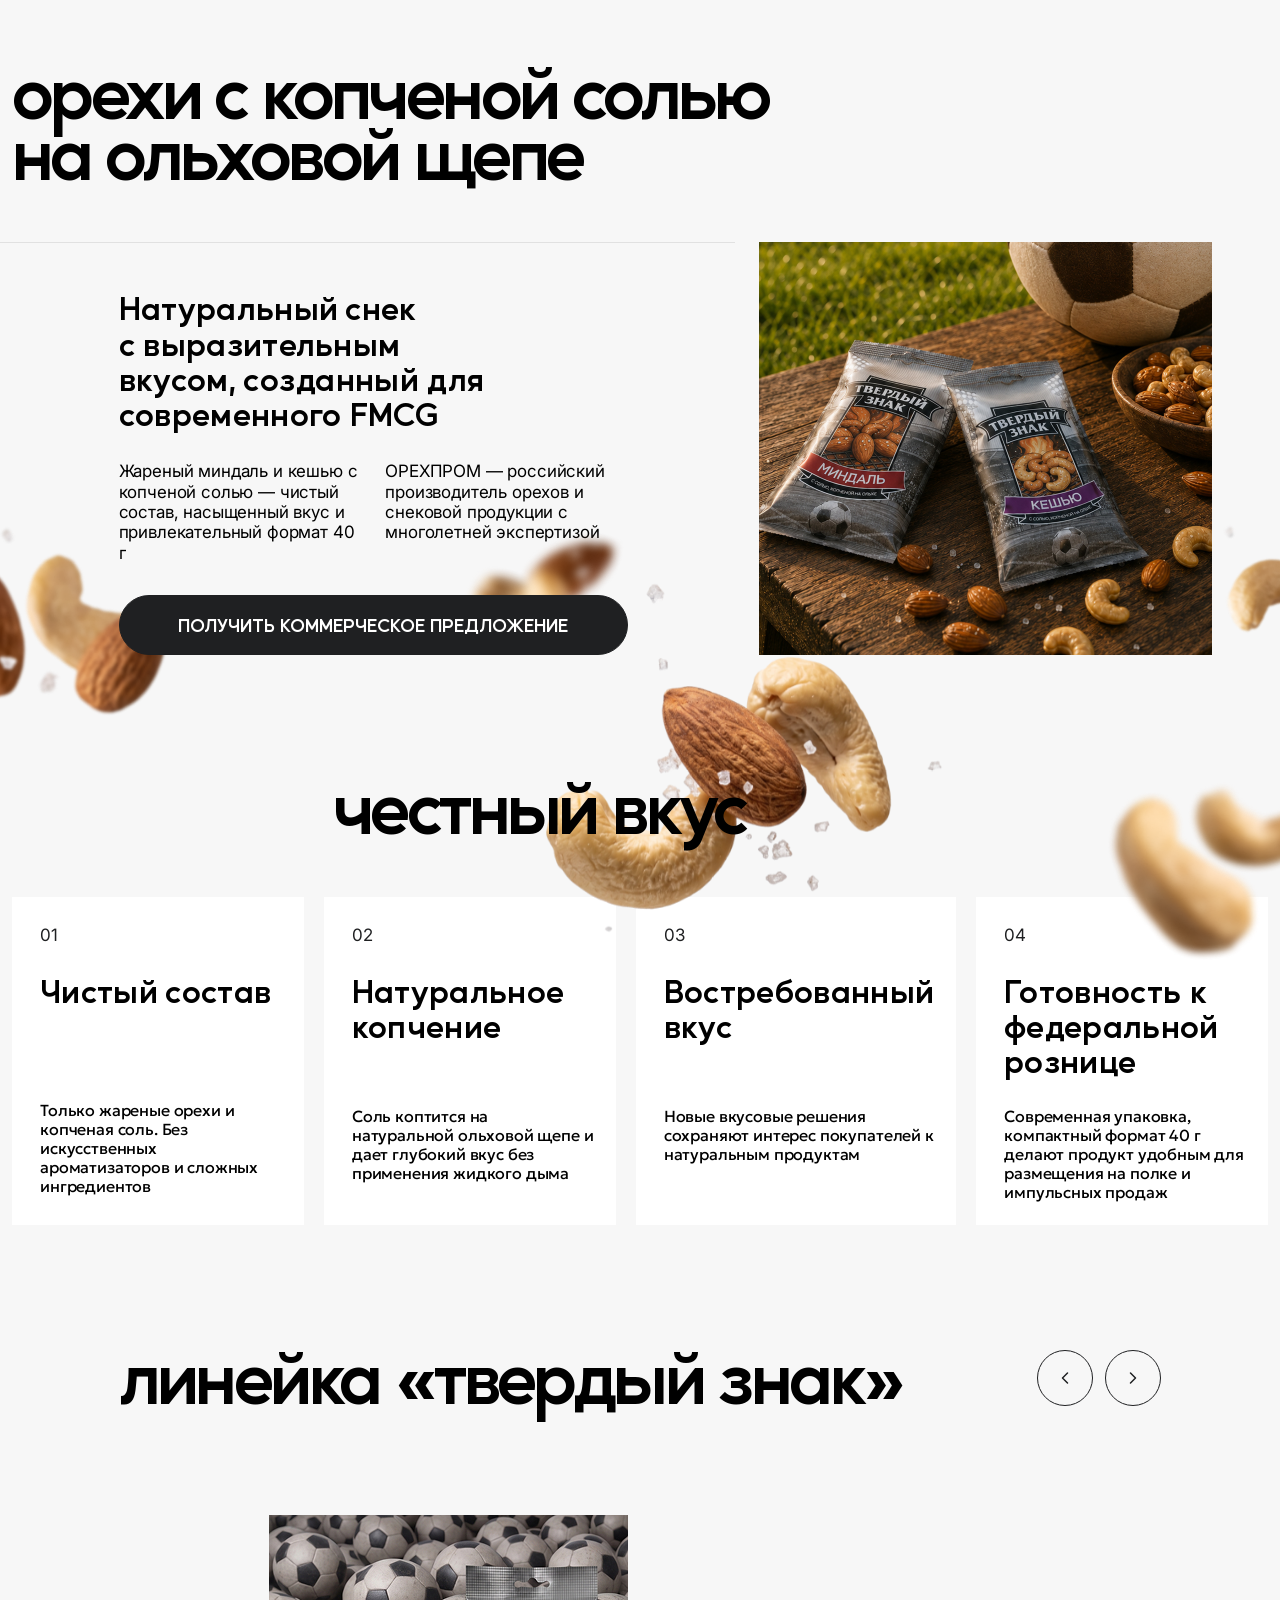
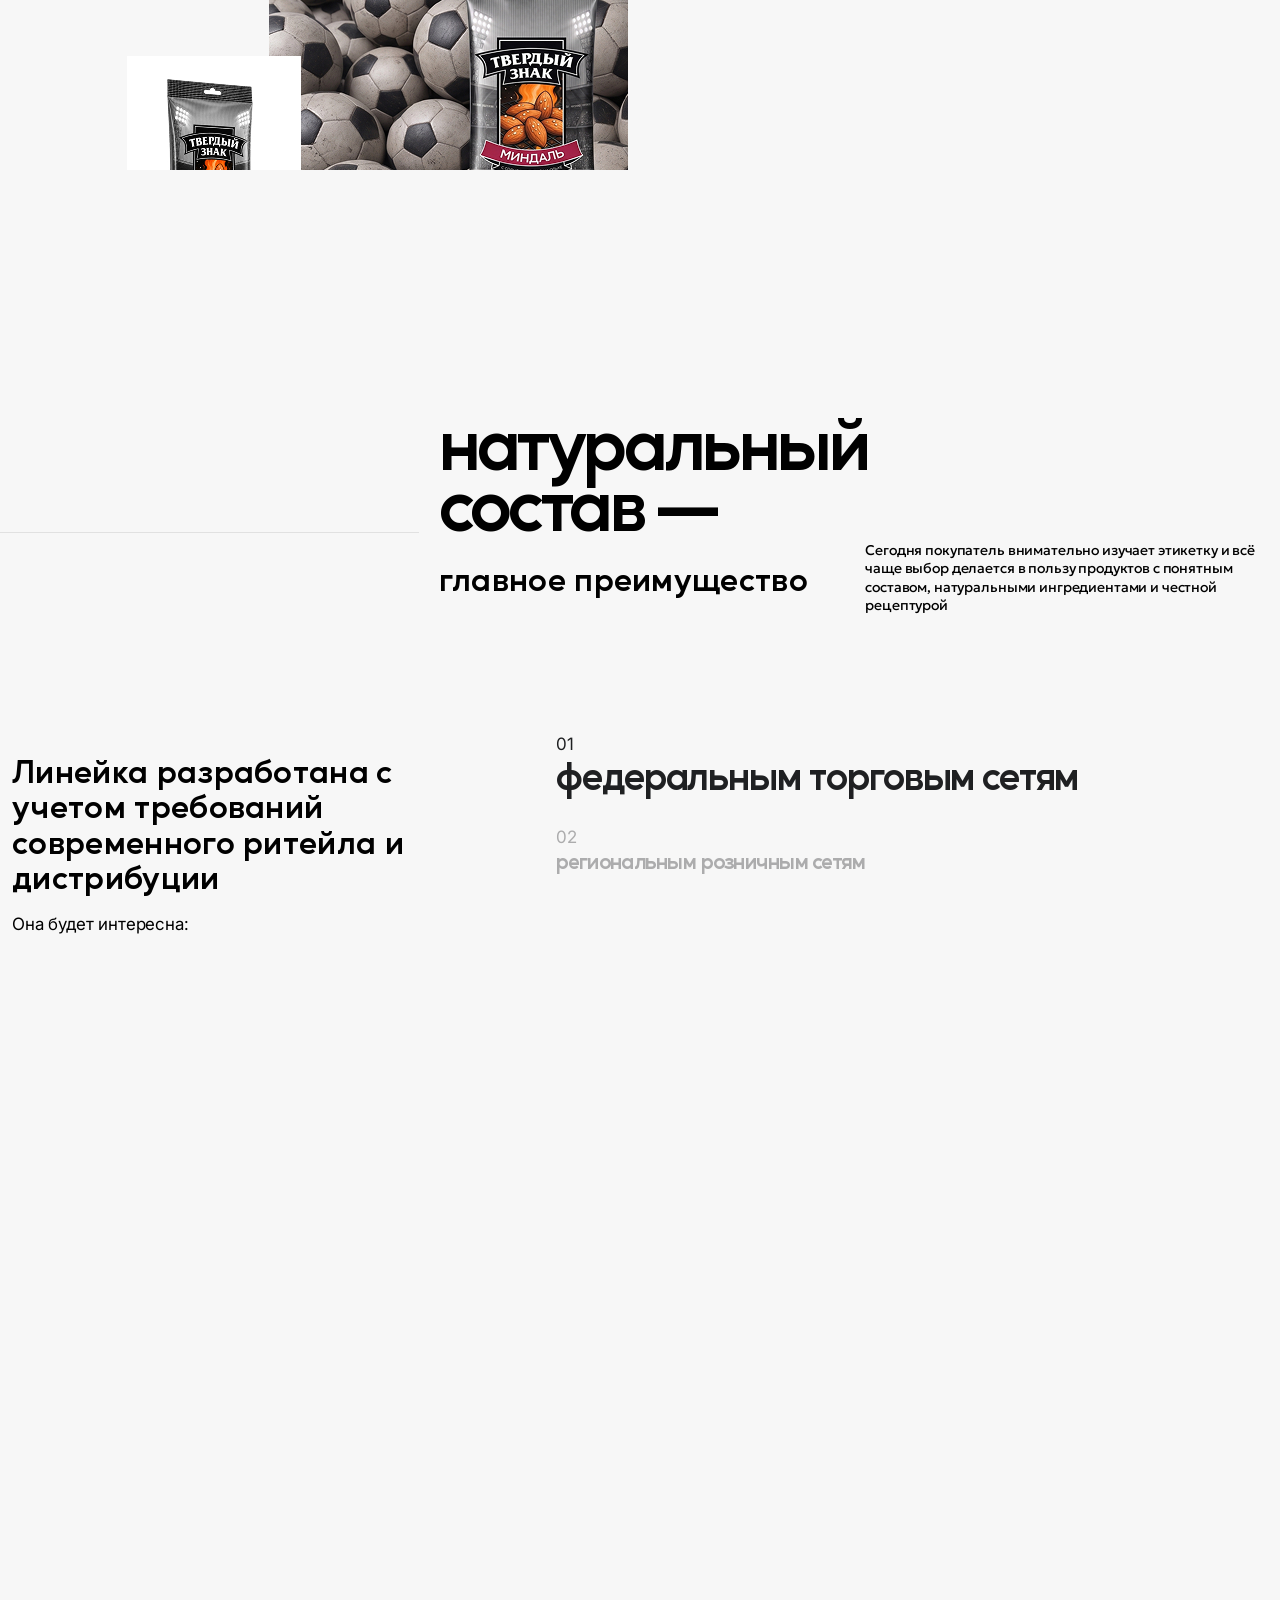
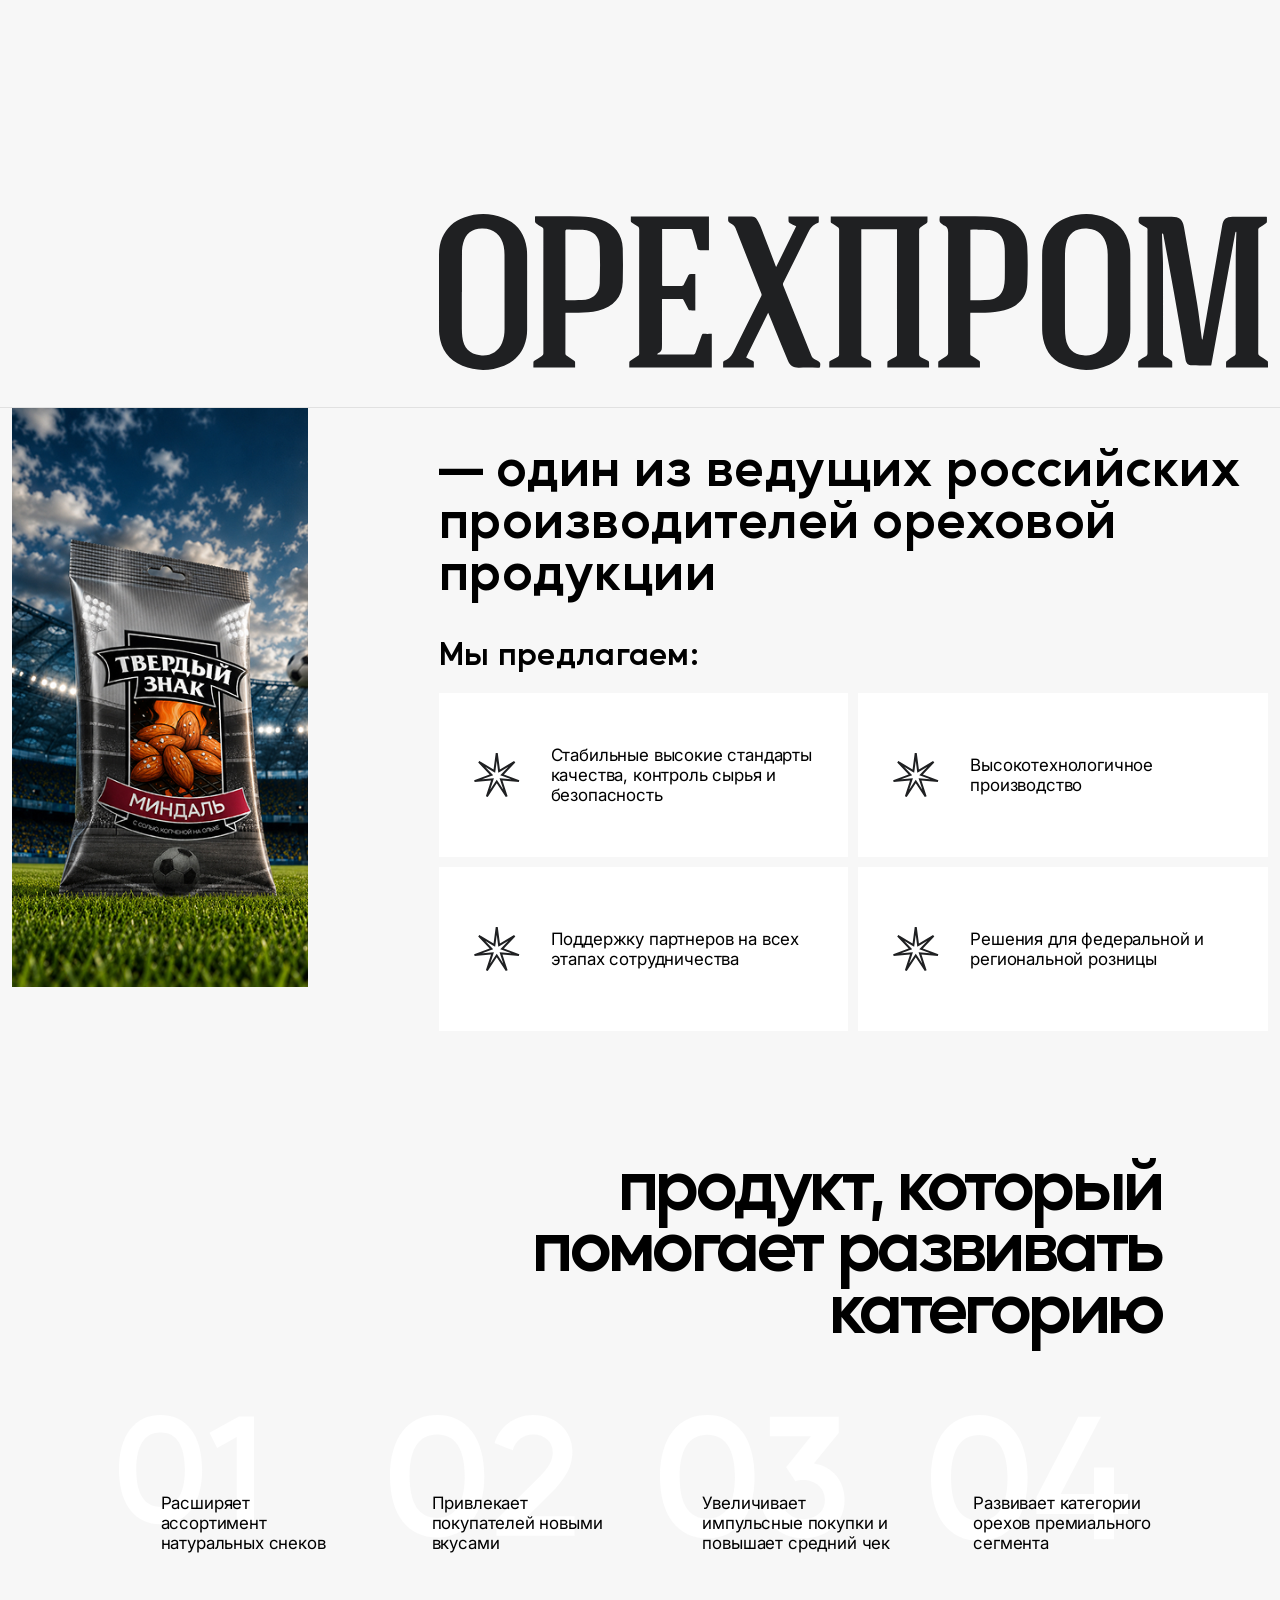
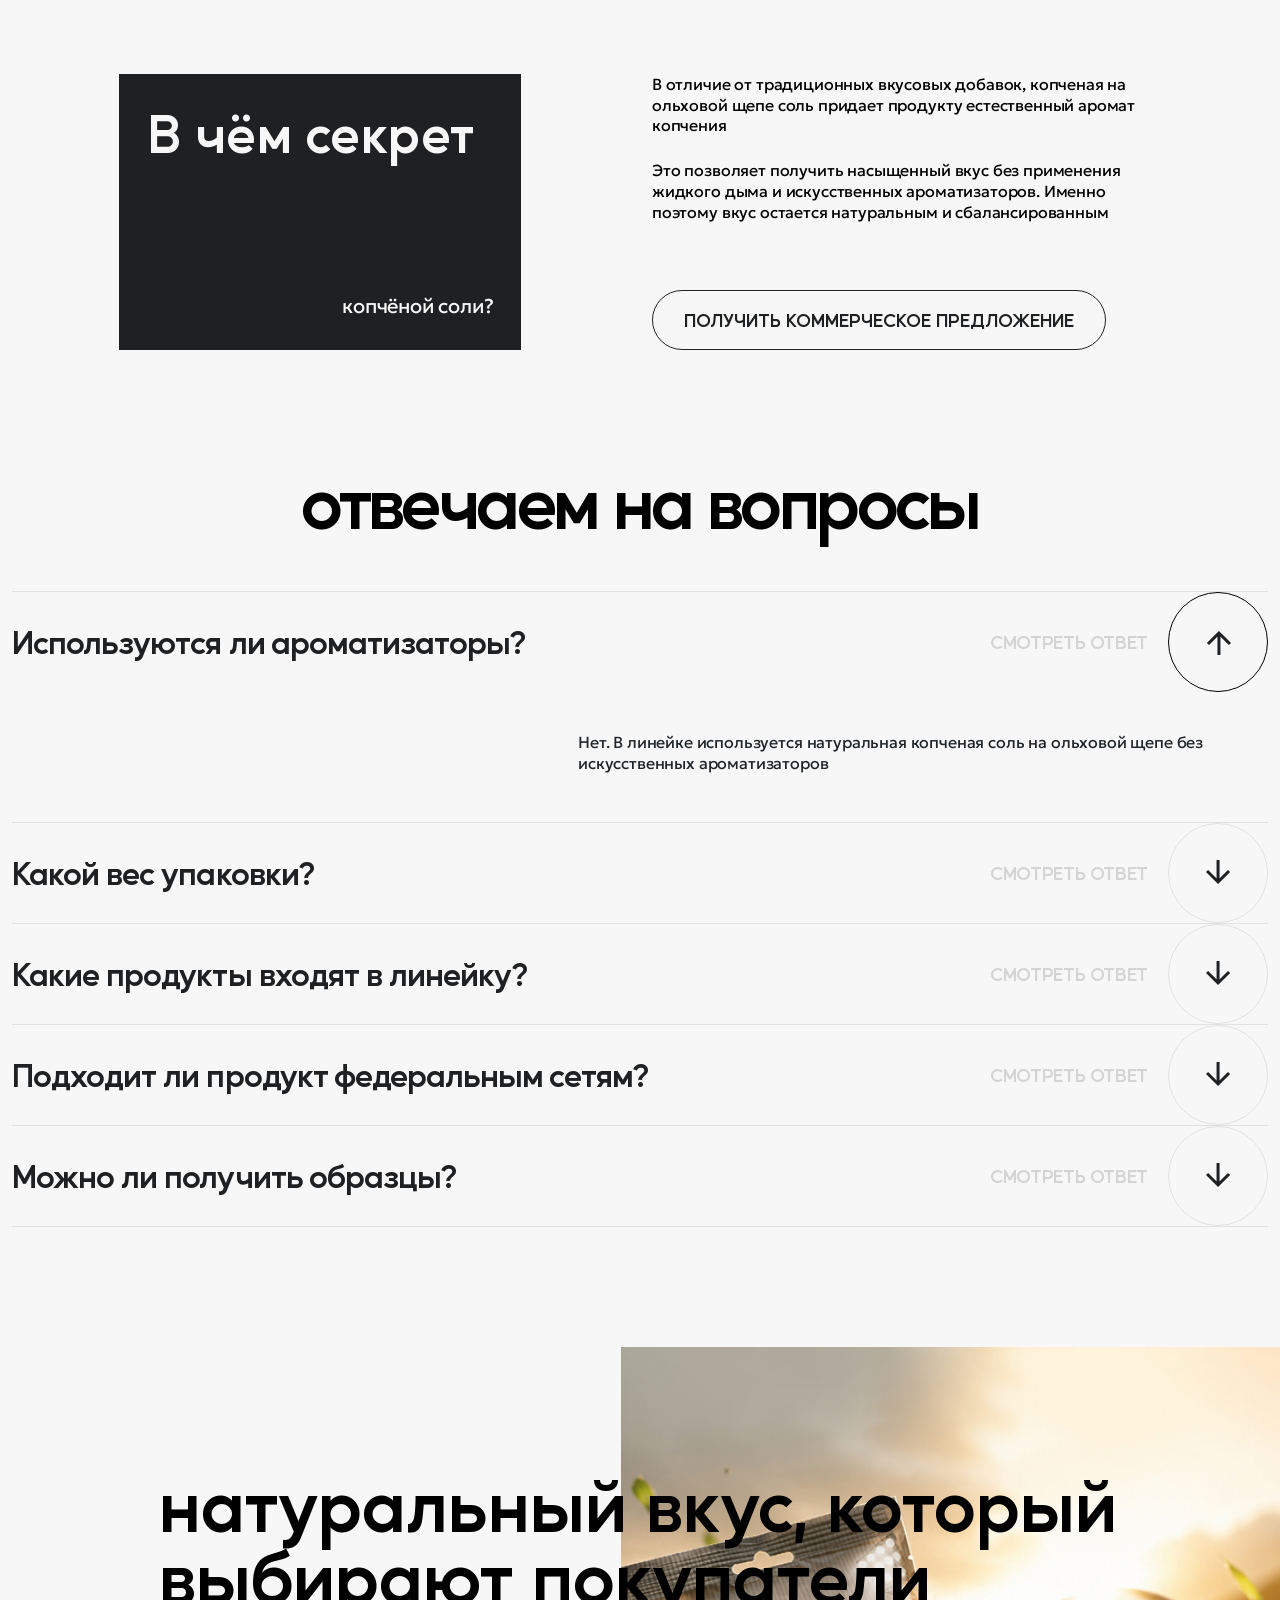
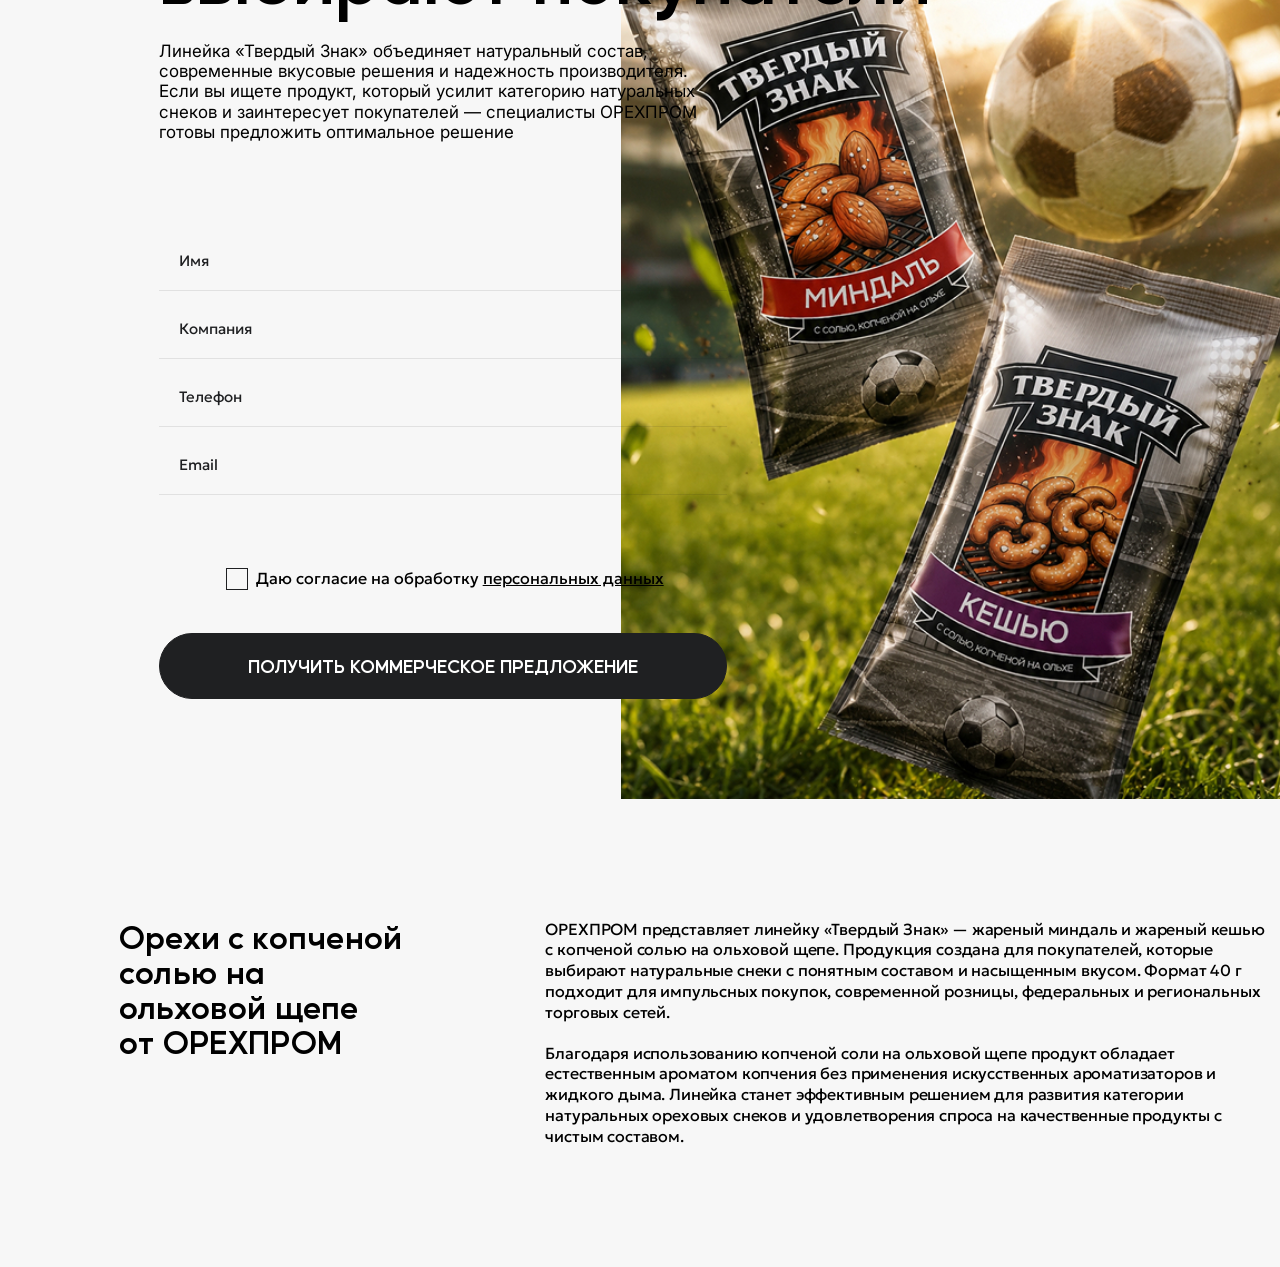
<file: salt.html>
<!DOCTYPE html>
<html lang="ru">

<head>
  <meta charset="UTF-8">
  <meta name="viewport" content="width=device-width, initial-scale=1.0">
  <link rel="stylesheet" href="css/swiper.bundle.min.css">
  <link rel="stylesheet" href="css/common.css">
  <link rel="stylesheet" href="css/salt.css">
  <title>Твердый Знак — орехи с копченой солью на ольховой щепе | ОРЕХПРОМ</title>
</head>

<body>

  <main>

    <!-- ГЕРОЙ -->
    <section class="page-salt-hero">
      <div class="container-fluid">
        <div class="row">
          <div class="col-xl-10">
            <h1 class="page-salt-hero__title">орехи с копченой солью на ольховой щепе</h1>
          </div>
        </div>
        <div class="row">
          <div class="col-lg-6 col-xl-5 offset-xl-1">
            <div class="page-salt-hero__lead">
              <h2 class="page-salt-hero__lead-title">Натуральный снек с выразительным вкусом, созданный для
                современного FMCG</h2>
              <div class="row">
                <div class="col-6">
                  <p class="page-salt-hero__lead-text">Жареный миндаль и кешью с копченой солью — чистый состав,
                    насыщенный вкус и привлекательный формат 40 г</p>
                </div>
                <div class="col-6">
                  <p class="page-salt-hero__lead-text">ОРЕХПРОМ — российский производитель орехов и снековой
                    продукции с многолетней экспертизой</p>
                </div>
              </div>
              <button type="button" class="button button--dark page-salt-hero__button" data-bs-toggle="modal"
                data-bs-target="#saltOfferModal">Получить коммерческое предложение</button>
            </div>
          </div>
          <div class="col-lg-6 col-xl-5 offset-xl-1">
            <div class="page-salt-hero__photo">
              <img src="img/salt/hero-product.jpg" alt="Орехи с копченой солью Твердый Знак" class="w-100 h-100">
            </div>
          </div>
        </div>
      </div>
    </section>

    <!-- ЧЕСТНЫЙ ВКУС -->
    <section class="page-salt-honest">
      <div class="container-fluid">
        <div class="page-salt-honest__decor" aria-hidden="true">
          <img src="img/salt/decor-1.png" alt="" class="page-salt-honest__decor-item page-salt-honest__decor-item--1">
          <img src="img/salt/decor-2.png" alt="" class="page-salt-honest__decor-item page-salt-honest__decor-item--2">
          <img src="img/salt/decor-3.png" alt="" class="page-salt-honest__decor-item page-salt-honest__decor-item--3">
          <img src="img/salt/decor-4.png" alt="" class="page-salt-honest__decor-item page-salt-honest__decor-item--4">
          <img src="img/salt/decor-5.png" alt="" class="page-salt-honest__decor-item page-salt-honest__decor-item--5">
        </div>
        <div class="row">
          <div class="col-12 col-xl-6 offset-xl-3">
            <h2 class="page-salt-honest__title">честный вкус</h2>
          </div>
        </div>
        <div class="js-page-salt-honest-slider page-salt-honest__list">
          <ul class="swiper-wrapper page-salt-honest__list-inner">
            <li class="swiper-slide page-salt-honest__card">
              <span class="page-salt-honest__card-index">01</span>
              <h3 class="page-salt-honest__card-title">Чистый состав</h3>
              <p class="page-salt-honest__card-text">Только жареные орехи и копченая соль. Без искусственных
                ароматизаторов и сложных ингредиентов</p>
            </li>
            <li class="swiper-slide page-salt-honest__card">
              <span class="page-salt-honest__card-index">02</span>
              <h3 class="page-salt-honest__card-title">Натуральное копчение</h3>
              <p class="page-salt-honest__card-text">Соль коптится на натуральной ольховой щепе и дает глубокий вкус
                без применения жидкого дыма</p>
            </li>
            <li class="swiper-slide page-salt-honest__card">
              <span class="page-salt-honest__card-index">03</span>
              <h3 class="page-salt-honest__card-title">Востребованный вкус</h3>
              <p class="page-salt-honest__card-text">Новые вкусовые решения сохраняют интерес покупателей к
                натуральным продуктам</p>
            </li>
            <li class="swiper-slide page-salt-honest__card">
              <span class="page-salt-honest__card-index">04</span>
              <h3 class="page-salt-honest__card-title">Готовность к федеральной рознице</h3>
              <p class="page-salt-honest__card-text">Современная упаковка, компактный формат 40 г делают продукт
                удобным для размещения на полке и импульсных продаж</p>
            </li>
          </ul>
        </div>
      </div>
    </section>

    <!-- ЛИНЕЙКА ТВЕРДЫЙ ЗНАК -->
    <section class="page-salt-showcase">
      <div class="container-fluid">
        <div class="row page-salt-showcase__title-row">
          <div class="col-12 col-lg-10 offset-lg-1 d-flex align-items-end justify-content-between gap-3">
            <h2 class="page-salt-showcase__title">линейка «твердый знак»</h2>
            <div class="page-salt-showcase__nav">
              <button type="button" class="js-page-salt-showcase-prev page-salt-showcase__nav-button"
                aria-label="Предыдущий товар">
                <svg width="20" height="20" viewBox="0 0 20 20" fill="none">
                  <path d="M12.5 15L7.5 10L12.5 5" stroke="currentColor" stroke-width="1.5" stroke-linecap="round"
                    stroke-linejoin="round" />
                </svg>
              </button>
              <button type="button" class="js-page-salt-showcase-next page-salt-showcase__nav-button"
                aria-label="Следующий товар">
                <svg width="20" height="20" viewBox="0 0 20 20" fill="none">
                  <path d="M7.5 15L12.5 10L7.5 5" stroke="currentColor" stroke-width="1.5" stroke-linecap="round"
                    stroke-linejoin="round" />
                </svg>
              </button>
            </div>
          </div>
        </div>
      </div>

      <div class="container-fluid">
        <div class="row">
          <div class="offset-xl-1">
            <div class="js-page-salt-showcase-slider page-salt-showcase__slider swiper">
              <div class="swiper-wrapper">
                <div class="swiper-slide page-salt-showcase__panel">
                    <div class="page-salt-showcase__gallery">
                      <img src="img/salt/showcase-1.jpg" alt="Миндаль жареный с копченой солью"
                        class="page-salt-showcase__photo-main">
                      <img src="img/salt/showcase-thumb-1.jpg" alt="Упаковка Твердый Знак Миндаль"
                        class="page-salt-showcase__photo-small">
                    </div>
                    <div class="page-salt-showcase__info">
                      <div class="d-flex align-items-start gap-3">
                        <h3 class="page-salt-showcase__info-title">Миндаль жареный с копченой солью на ольховой щепе
                        </h3>
                        <span class="page-salt-showcase__weight">40 г</span>
                      </div>
                      <p class="page-salt-showcase__info-text">Жареный миндаль с натуральной копченой солью раскрывает
                        насыщенный вкус ореха и оставляет приятное дымное послевкусие</p>
                      <ul class="page-salt-showcase__tags">
                        <li class="page-salt-showcase__tag">Натуральное копчение соли</li>
                        <li class="page-salt-showcase__tag">Чистый состав</li>
                        <li class="page-salt-showcase__tag">Отборный миндаль</li>
                        <li class="page-salt-showcase__tag">Удобная карманная упаковка</li>
                      </ul>
                    </div>
                </div>
  
                <div class="swiper-slide page-salt-showcase__panel">
                    <div class="page-salt-showcase__gallery">
                      <img src="img/salt/showcase-2.jpg" alt="Кешью жареный с копченой солью"
                        class="page-salt-showcase__photo-main">
                      <img src="img/salt/showcase-thumb-2.jpg" alt="Упаковка Твердый Знак Кешью"
                        class="page-salt-showcase__photo-small">
                    </div>
                    <div class="page-salt-showcase__info">
                      <div class="d-flex align-items-start gap-3">
                        <h3 class="page-salt-showcase__info-title">Кешью жареный с копченой солью на ольховой щепе
                        </h3>
                        <span class="page-salt-showcase__weight">40 г</span>
                      </div>
                      <p class="page-salt-showcase__info-text">Нежный жареный кешью в сочетании с солью, копченной на
                        ольховой щепе, создает мягкий и насыщенный вкус без искусственных добавок</p>
                      <ul class="page-salt-showcase__tags">
                        <li class="page-salt-showcase__tag">Цельные ядра кешью</li>
                        <li class="page-salt-showcase__tag">Натуральный дымный аромат</li>
                        <li class="page-salt-showcase__tag">Чистая рецептура</li>
                        <li class="page-salt-showcase__tag">Удобный формат для перекуса</li>
                      </ul>
                    </div>
                </div>
  
              </div>
            </div>
          </div>
        </div>
      </div>

    </section>

    <!-- НАТУРАЛЬНЫЙ СОСТАВ -->
    <section class="page-salt-composition">
      <div class="container-fluid">
        <div class="row">
          <div class="col-lg-8 offset-lg-4">
            <h2 class="page-salt-composition__title">натуральный состав —</h2>
          </div>
        </div>
        <div class="row page-salt-composition__row2">
          <div class="col-lg-8 offset-lg-4">
            <div class="row">
              <div class="col-xl-6">
                <p class="page-salt-composition__subtitle">главное преимущество</p>
              </div>
              <div class="col-xl-6">
                <p class="page-salt-composition__text">Сегодня покупатель внимательно изучает этикетку и всё чаще выбор
                  делается в пользу продуктов с понятным составом, натуральными ингредиентами и честной рецептурой</p>
              </div>
            </div>
          </div>
        </div>
      </div>
    </section>

    <!-- АУДИТОРИЯ -->
    <section class="page-salt-audience js-scroll-trigger-audience">
      <div class="container-fluid">
        <div class="row align-items-center">
          <div class="col-lg-4 col-xl-4">
            <div class="page-salt-audience__static">
              <p class="page-salt-audience__static-text">Линейка разработана с учетом требований современного
                ритейла и дистрибуции</p>
              <p class="page-salt-audience__static-subtext">Она будет интересна:</p>
            </div>
          </div>
          <div class="col-lg-8 offset-lg-0 col-xl-7 offset-xl-1">
            <div class="page-salt-audience__interact">
              <div class="swiper">
                <ol class="swiper-wrapper page-salt-audience__interact-list">
                  <li class="swiper-slide page-salt-audience__interact-item active" data-item="0">
                    <span class="page-salt-audience__interact-item-label">01</span>
                    <div class="page-salt-audience__interact-item-text">федеральным торговым сетям</div>
                  </li>
                  <li class="swiper-slide page-salt-audience__interact-item" data-item="1">
                    <span class="page-salt-audience__interact-item-label">02</span>
                    <div class="page-salt-audience__interact-item-text">региональным розничным сетям</div>
                  </li>
                  <li class="swiper-slide page-salt-audience__interact-item" data-item="2">
                    <span class="page-salt-audience__interact-item-label">03</span>
                    <div class="page-salt-audience__interact-item-text">дистрибьюторам</div>
                  </li>
                  <li class="swiper-slide page-salt-audience__interact-item" data-item="3">
                    <span class="page-salt-audience__interact-item-label">04</span>
                    <div class="page-salt-audience__interact-item-text">категории Food</div>
                  </li>
                  <li class="swiper-slide page-salt-audience__interact-item" data-item="4">
                    <span class="page-salt-audience__interact-item-label">05</span>
                    <div class="page-salt-audience__interact-item-text">байерам FMCG</div>
                  </li>
                  <li class="swiper-slide page-salt-audience__interact-item" data-item="5">
                    <span class="page-salt-audience__interact-item-label">06</span>
                    <div class="page-salt-audience__interact-item-text">профессионалам орехоплодной отрасли</div>
                  </li>
                  <li class="swiper-slide page-salt-audience__interact-item" data-item="6">
                    <span class="page-salt-audience__interact-item-label"></span>
                    <div class="page-salt-audience__interact-item-text"></div>
                  </li>
                </ol>
              </div>
            </div>
          </div>
        </div>
      </div>
    </section>

    <!-- О КОМПАНИИ -->
    <section class="page-salt-about">
      <div class="container-fluid">
        <div class="row">
          <div class="col-lg-8 offset-lg-4">
            <img src="img/salt/about-brand-banner.svg" alt="ОРЕХПРОМ" class="page-salt-about__brand">
          </div>
        </div>
        <div class="row page-salt-about__body">
          <div class="col-lg-3">
            <div class="page-salt-about__photo">
              <img src="img/salt/nuts-lifestyle.jpg" alt="Орехи ОРЕХПРОМ" class="w-100 h-100">
            </div>
          </div>
          <div class="col-lg-8 offset-lg-1">
            <div class="page-salt-about__inner">
              <p class="page-salt-about__text">— один из ведущих российских производителей ореховой продукции</p>
              <p class="page-salt-about__caption">Мы предлагаем:</p>
              <div class="js-page-salt-about-slider page-salt-about__cards">
                <ul class="swiper-wrapper page-salt-about__cards-list">
                  <li class="swiper-slide page-salt-about__card">
                    <svg class="page-salt-about__card-icon" width="59" height="58" viewBox="0 0 59 58" fill="none"
                      xmlns="http://www.w3.org/2000/svg">
                      <path
                        d="M31.3809 23.6445L31.5811 25.1553L32.8867 24.3701L46.7686 16.0273L35.5469 27.7051L34.4912 28.8037L35.9189 29.335L51.0928 34.9854L34.9697 33.4932L33.4521 33.3525L33.9268 34.8008L38.9697 50.1875L30.084 36.6514L29.248 35.3779L28.4121 36.6514L19.5254 50.1875L24.5693 34.8008L25.0439 33.3525L23.5264 33.4932L7.40234 34.9854L22.5771 29.335L24.0049 28.8037L22.9492 27.7051L11.7266 16.0273L25.6094 24.3701L26.915 25.1553L27.1152 23.6445L29.248 7.5918L31.3809 23.6445Z"
                        stroke="#1F2022" stroke-width="2" />
                    </svg>
                    <p>Стабильные высокие стандарты качества, контроль сырья и безопасность</p>
                  </li>
                  <li class="swiper-slide page-salt-about__card">
                    <svg class="page-salt-about__card-icon" width="59" height="58" viewBox="0 0 59 58" fill="none"
                      xmlns="http://www.w3.org/2000/svg">
                      <path
                        d="M31.3809 23.6445L31.5811 25.1553L32.8867 24.3701L46.7686 16.0273L35.5469 27.7051L34.4912 28.8037L35.9189 29.335L51.0928 34.9854L34.9697 33.4932L33.4521 33.3525L33.9268 34.8008L38.9697 50.1875L30.084 36.6514L29.248 35.3779L28.4121 36.6514L19.5254 50.1875L24.5693 34.8008L25.0439 33.3525L23.5264 33.4932L7.40234 34.9854L22.5771 29.335L24.0049 28.8037L22.9492 27.7051L11.7266 16.0273L25.6094 24.3701L26.915 25.1553L27.1152 23.6445L29.248 7.5918L31.3809 23.6445Z"
                        stroke="#1F2022" stroke-width="2" />
                    </svg>
                    <p>Высокотехнологичное производство</p>
                  </li>
                  <li class="swiper-slide page-salt-about__card">
                    <svg class="page-salt-about__card-icon" width="59" height="58" viewBox="0 0 59 58" fill="none"
                      xmlns="http://www.w3.org/2000/svg">
                      <path
                        d="M31.3809 23.6445L31.5811 25.1553L32.8867 24.3701L46.7686 16.0273L35.5469 27.7051L34.4912 28.8037L35.9189 29.335L51.0928 34.9854L34.9697 33.4932L33.4521 33.3525L33.9268 34.8008L38.9697 50.1875L30.084 36.6514L29.248 35.3779L28.4121 36.6514L19.5254 50.1875L24.5693 34.8008L25.0439 33.3525L23.5264 33.4932L7.40234 34.9854L22.5771 29.335L24.0049 28.8037L22.9492 27.7051L11.7266 16.0273L25.6094 24.3701L26.915 25.1553L27.1152 23.6445L29.248 7.5918L31.3809 23.6445Z"
                        stroke="#1F2022" stroke-width="2" />
                    </svg>
                    <p>Поддержку партнеров на всех этапах сотрудничества</p>
                  </li>
                  <li class="swiper-slide page-salt-about__card">
                    <svg class="page-salt-about__card-icon" width="59" height="58" viewBox="0 0 59 58" fill="none"
                      xmlns="http://www.w3.org/2000/svg">
                      <path
                        d="M31.3809 23.6445L31.5811 25.1553L32.8867 24.3701L46.7686 16.0273L35.5469 27.7051L34.4912 28.8037L35.9189 29.335L51.0928 34.9854L34.9697 33.4932L33.4521 33.3525L33.9268 34.8008L38.9697 50.1875L30.084 36.6514L29.248 35.3779L28.4121 36.6514L19.5254 50.1875L24.5693 34.8008L25.0439 33.3525L23.5264 33.4932L7.40234 34.9854L22.5771 29.335L24.0049 28.8037L22.9492 27.7051L11.7266 16.0273L25.6094 24.3701L26.915 25.1553L27.1152 23.6445L29.248 7.5918L31.3809 23.6445Z"
                        stroke="#1F2022" stroke-width="2" />
                    </svg>
                    <p>Решения для федеральной и региональной розницы</p>
                  </li>
                </ul>
              </div>
            </div>
          </div>
        </div>
      </div>
    </section>

    <!-- ПРЕИМУЩЕСТВА ДЛЯ БИЗНЕСА -->
    <section class="page-salt-benefits">
      <div class="container-fluid">
        <div class="row">
          <div class="col-lg-8 offset-lg-3 text-end">
            <h2 class="page-salt-benefits__title">продукт, который помогает развивать категорию</h2>
          </div>
        </div>
        <div class="row page-salt-benefits__list">
          <div class="col-xl-10 offset-xl-1">
            <div class="page-salt-benefits__list">
              <div class="page-salt-benefits__item">
                <span class="page-salt-benefits__item-index">
                  <svg width="135" height="110" viewBox="0 0 135 110" fill="none" xmlns="http://www.w3.org/2000/svg">
                    <path
                      d="M41.5661 109.249C15.6605 109.249 0 88.728 0 54.6246C0 20.5211 15.6605 0 41.5661 0C67.6181 0 83.1322 20.5211 83.1322 54.6246C83.1322 88.728 67.6181 109.249 41.5661 109.249ZM17.2704 54.6246C17.2704 79.1318 25.6129 91.8283 41.5661 91.8283C57.5193 91.8283 65.8618 79.1318 65.8618 54.6246C65.8618 30.1173 57.5193 17.4208 41.5661 17.4208C25.6129 17.4208 17.2704 30.1173 17.2704 54.6246Z"
                      fill="white" />
                    <path
                      d="M90.513 17.7161L119.931 1.47634H135.006V107.773H117.736V21.9975L98.1237 33.07L90.513 17.7161Z"
                      fill="white" />
                  </svg>
                </span>
                <p class="page-salt-benefits__item-text">Расширяет ассортимент натуральных снеков</p>
              </div>
              <div class="page-salt-benefits__item">
                <span class="page-salt-benefits__item-index">
                  <svg width="185" height="123" viewBox="0 0 185 123" fill="none" xmlns="http://www.w3.org/2000/svg">
                    <path
                      d="M47.159 122.462C17.7677 122.462 0 99.4594 0 61.2312C0 23.0031 17.7677 0 47.159 0C76.7164 0 94.318 23.0031 94.318 61.2312C94.318 99.4594 76.7164 122.462 47.159 122.462ZM19.5942 61.2312C19.5942 88.7025 29.0593 102.935 47.159 102.935C65.2588 102.935 74.7238 88.7025 74.7238 61.2312C74.7238 33.7599 65.2588 19.5278 47.159 19.5278C29.0593 19.5278 19.5942 33.7599 19.5942 61.2312Z"
                      fill="white" />
                    <path
                      d="M122.784 35.2493L104.519 27.9678C109.666 11.2533 125.109 0 143.375 0C165.626 0 182.397 15.7215 182.397 36.5732C182.397 50.9709 176.087 63.0516 160.811 78.2767L137.563 101.28H184.556V120.808H106.511V104.424L146.862 64.541C155.165 56.432 162.803 47.992 162.803 37.2352C162.803 26.9748 154.667 19.5278 143.209 19.5278C133.246 19.5278 125.441 25.6509 122.784 35.2493Z"
                      fill="white" />
                  </svg>
                </span>
                <p class="page-salt-benefits__item-text">Привлекает покупателей новыми вкусами</p>
              </div>
              <div class="page-salt-benefits__item">
                <span class="page-salt-benefits__item-index">
                  <svg width="185" height="124" viewBox="0 0 185 124" fill="none" xmlns="http://www.w3.org/2000/svg">
                    <path
                      d="M47.2907 123.325C17.8173 123.325 0 100.16 0 61.6624C0 23.1651 17.8173 0 47.2907 0C76.9306 0 94.5813 23.1651 94.5813 61.6624C94.5813 100.16 76.9306 123.325 47.2907 123.325ZM19.6489 61.6624C19.6489 89.3272 29.1404 103.66 47.2907 103.66C65.4409 103.66 74.9324 89.3272 74.9324 61.6624C74.9324 33.9977 65.4409 19.6653 47.2907 19.6653C29.1404 19.6653 19.6489 33.9977 19.6489 61.6624Z"
                      fill="white" />
                    <path
                      d="M142.927 123.325C124.277 123.325 108.791 112.326 102.63 94.8268L120.614 86.8274C124.277 97.66 132.77 104.16 143.427 104.16C156.082 104.16 164.907 96.3267 164.907 84.9942C164.907 73.1617 155.749 64.9955 142.594 64.9955C140.096 64.9955 137.598 65.3288 135.434 66.1621L126.109 52.1631L150.92 21.3319H109.79V1.66655H178.728V17.9988L153.917 48.4967C171.901 50.9965 184.556 65.4955 184.556 84.9942C184.556 107.659 167.405 123.325 142.927 123.325Z"
                      fill="white" />
                  </svg>
                </span>
                <p class="page-salt-benefits__item-text">Увеличивает импульсные покупки и повышает средний чек</p>
              </div>
              <div class="page-salt-benefits__item">
                <span class="page-salt-benefits__item-index">
                  <svg width="197" height="126" viewBox="0 0 197 126" fill="none" xmlns="http://www.w3.org/2000/svg">
                    <path
                      d="M48.2947 125.838C18.1955 125.838 0 102.201 0 62.9192C0 23.6372 18.1955 0 48.2947 0C78.5639 0 96.5894 23.6372 96.5894 62.9192C96.5894 102.201 78.5639 125.838 48.2947 125.838ZM20.0661 62.9192C20.0661 91.1478 29.7591 105.772 48.2947 105.772C66.8303 105.772 76.5233 91.1478 76.5233 62.9192C76.5233 34.6906 66.8303 20.0661 48.2947 20.0661C29.7591 20.0661 20.0661 34.6906 20.0661 62.9192Z"
                      fill="white" />
                    <path
                      d="M105.522 98.9701V81.965L147.355 1.70052H169.972L129.67 78.904H163V52.3759H183.066V78.904H197.01V98.9701H183.066V124.138H163V98.9701H105.522Z"
                      fill="white" />
                  </svg>
                </span>
                <p class="page-salt-benefits__item-text">Развивает категории орехов премиального сегмента</p>
              </div>
            </div>
          </div>
        </div>
      </div>
    </section>

    <!-- В ЧЁМ СЕКРЕТ -->
    <section class="page-salt-secret">
      <div class="container-fluid">
        <div class="row align-items-stretch">
          <div class="col-lg-4 offset-lg-1">
            <div class="page-salt-secret__card">
              <p class="page-salt-secret__card-line1">В чём секрет</p>
              <p class="page-salt-secret__card-line2">копчёной соли?</p>
            </div>
          </div>
          <div class="col-lg-5 offset-lg-1">
            <div class="page-salt-secret__inner">
              <p class="page-salt-secret__text">В отличие от традиционных вкусовых добавок, копченая на ольховой щепе
                соль придает продукту естественный аромат копчения</p>
              <p class="page-salt-secret__text">Это позволяет получить насыщенный вкус без применения жидкого дыма и
                искусственных ароматизаторов. Именно поэтому вкус остается натуральным и сбалансированным</p>
              <button type="button" class="button button--light page-salt-secret__button" data-bs-toggle="modal"
                data-bs-target="#saltOfferModal">Получить коммерческое предложение</button>
            </div>
          </div>
        </div>
      </div>
    </section>

    <!-- FAQ -->
    <section class="page-salt-faq">
      <div class="container-fluid">
        <div class="row">
          <div class="col-12 text-center">
            <h2 class="page-salt-faq__title">отвечаем на вопросы</h2>
          </div>
        </div>
        <div class="accordion page-salt-faq__accordion" id="saltFaqAccordion">

          <div class="accordion-item page-salt-faq__accordion-item">
            <h3 class="accordion-header page-salt-faq__accordion-header">
              <button class="accordion-button page-salt-faq__accordion-button" type="button" data-bs-toggle="collapse"
                data-bs-target="#saltFaq1" aria-expanded="true" aria-controls="saltFaq1">
                <span class="page-salt-faq__accordion-main">
                  <span class="page-salt-faq__accordion-title">Используются ли ароматизаторы?</span>
                  <span class="page-salt-faq__accordion-tag">смотреть ответ</span>
                </span>
                <span class="page-salt-faq__accordion-toggle" aria-hidden="true">
                  <svg width="25" height="25" viewBox="0 0 25 25" fill="none" xmlns="http://www.w3.org/2000/svg">
                    <path d="M12.0605 -4.80825e-07L12.0605 22M1.06055 11L12.0605 22L23.0605 11" stroke="#1F2022"
                      stroke-width="3" />
                  </svg>
                </span>
              </button>
            </h3>
            <div id="saltFaq1" class="accordion-collapse collapse show">
              <div class="accordion-body page-salt-faq__accordion-body">
                Нет. В линейке используется натуральная копченая соль на ольховой щепе без искусственных
                ароматизаторов
              </div>
            </div>
          </div>

          <div class="accordion-item page-salt-faq__accordion-item">
            <h3 class="accordion-header page-salt-faq__accordion-header">
              <button class="accordion-button page-salt-faq__accordion-button collapsed" type="button"
                data-bs-toggle="collapse" data-bs-target="#saltFaq2" aria-expanded="false" aria-controls="saltFaq2">
                <span class="page-salt-faq__accordion-main">
                  <span class="page-salt-faq__accordion-title">Какой вес упаковки?</span>
                  <span class="page-salt-faq__accordion-tag">смотреть ответ</span>
                </span>
                <span class="page-salt-faq__accordion-toggle" aria-hidden="true">
                  <svg width="25" height="25" viewBox="0 0 25 25" fill="none" xmlns="http://www.w3.org/2000/svg">
                    <path d="M12.0605 -4.80825e-07L12.0605 22M1.06055 11L12.0605 22L23.0605 11" stroke="#1F2022"
                      stroke-width="3" />
                  </svg>
                </span>
              </button>
            </h3>
            <div id="saltFaq2" class="accordion-collapse collapse">
              <div class="accordion-body page-salt-faq__accordion-body">
                Компактный формат 40 г — удобен для полки и импульсных покупок
              </div>
            </div>
          </div>

          <div class="accordion-item page-salt-faq__accordion-item">
            <h3 class="accordion-header page-salt-faq__accordion-header">
              <button class="accordion-button page-salt-faq__accordion-button collapsed" type="button"
                data-bs-toggle="collapse" data-bs-target="#saltFaq3" aria-expanded="false" aria-controls="saltFaq3">
                <span class="page-salt-faq__accordion-main">
                  <span class="page-salt-faq__accordion-title">Какие продукты входят в линейку?</span>
                  <span class="page-salt-faq__accordion-tag">смотреть ответ</span>
                </span>
                <span class="page-salt-faq__accordion-toggle" aria-hidden="true">
                  <svg width="25" height="25" viewBox="0 0 25 25" fill="none" xmlns="http://www.w3.org/2000/svg">
                    <path d="M12.0605 -4.80825e-07L12.0605 22M1.06055 11L12.0605 22L23.0605 11" stroke="#1F2022"
                      stroke-width="3" />
                  </svg>
                </span>
              </button>
            </h3>
            <div id="saltFaq3" class="accordion-collapse collapse">
              <div class="accordion-body page-salt-faq__accordion-body">
                Жареный миндаль и жареный кешью с копченой солью на ольховой щепе
              </div>
            </div>
          </div>

          <div class="accordion-item page-salt-faq__accordion-item">
            <h3 class="accordion-header page-salt-faq__accordion-header">
              <button class="accordion-button page-salt-faq__accordion-button collapsed" type="button"
                data-bs-toggle="collapse" data-bs-target="#saltFaq4" aria-expanded="false" aria-controls="saltFaq4">
                <span class="page-salt-faq__accordion-main">
                  <span class="page-salt-faq__accordion-title">Подходит ли продукт федеральным сетям?</span>
                  <span class="page-salt-faq__accordion-tag">смотреть ответ</span>
                </span>
                <span class="page-salt-faq__accordion-toggle" aria-hidden="true">
                  <svg width="25" height="25" viewBox="0 0 25 25" fill="none" xmlns="http://www.w3.org/2000/svg">
                    <path d="M12.0605 -4.80825e-07L12.0605 22M1.06055 11L12.0605 22L23.0605 11" stroke="#1F2022"
                      stroke-width="3" />
                  </svg>
                </span>
              </button>
            </h3>
            <div id="saltFaq4" class="accordion-collapse collapse">
              <div class="accordion-body page-salt-faq__accordion-body">
                Да, упаковка и формат разработаны с учетом требований федеральной и региональной розницы
              </div>
            </div>
          </div>

          <div class="accordion-item page-salt-faq__accordion-item">
            <h3 class="accordion-header page-salt-faq__accordion-header">
              <button class="accordion-button page-salt-faq__accordion-button collapsed" type="button"
                data-bs-toggle="collapse" data-bs-target="#saltFaq5" aria-expanded="false" aria-controls="saltFaq5">
                <span class="page-salt-faq__accordion-main">
                  <span class="page-salt-faq__accordion-title">Можно ли получить образцы?</span>
                  <span class="page-salt-faq__accordion-tag">смотреть ответ</span>
                </span>
                <span class="page-salt-faq__accordion-toggle" aria-hidden="true">
                  <svg width="25" height="25" viewBox="0 0 25 25" fill="none" xmlns="http://www.w3.org/2000/svg">
                    <path d="M12.0605 -4.80825e-07L12.0605 22M1.06055 11L12.0605 22L23.0605 11" stroke="#1F2022"
                      stroke-width="3" />
                  </svg>
                </span>
              </button>
            </h3>
            <div id="saltFaq5" class="accordion-collapse collapse">
              <div class="accordion-body page-salt-faq__accordion-body">
                Да, оставьте заявку — мы вышлем образцы и коммерческое предложение
              </div>
            </div>
          </div>

        </div>
      </div>
    </section>

    <!-- FEEDBACK -->
    <section class="feedback feedback__salt layout-pt">
      <div class="container">
        <div class="row">
          <div class="col-xl-10 offset-xl-1">
            <h2 class="feedback__title">
              натуральный вкус, который выбирают покупатели
            </h2>
            <p class="feedback__subtext">
              Линейка «Твердый Знак» объединяет натуральный состав, современные вкусовые решения и надежность
              производителя. Если вы ищете продукт, который усилит категорию натуральных снеков и заинтересует
              покупателей — специалисты ОРЕХПРОМ готовы предложить оптимальное решение
            </p>
          </div>
        </div>
        <div class="row">
          <div class="col-12 col-lg-6 col-xxl-5 offset-xl-1">
            <form action="/ajax/sendForm.php" class="d-flex flex-column js-ajax-from feedback__form" method="POST">
              <input type="hidden" name="recaptcha_response" value="" class="visually-hidden">
              <input type="hidden" name="form_id" value="16" class="visually-hidden">
              <label class="feedback__form-label">
                <span class="visually-hidden">Имя</span>
                <input type="text" name="form_text_82" placeholder="Имя" class="w-100 feedback__form-input" required>
              </label>

              <label class="feedback__form-label">
                <span class="visually-hidden">Компания</span>
                <input type="text" name="form_text_83" placeholder="Компания" class="w-100 feedback__form-input"
                  required>
              </label>

              <div class="d-xxl-flex justify-content-between">
                <label class="w-100 w-xxl-auto feedback__form-label">
                  <span class="visually-hidden">Телефон</span>
                  <input type="tel" name="form_text_84" placeholder="Телефон" imask-phone
                    class="w-100 w-xxl-auto feedback__form-input" required>
                </label>

                <label class="w-100 w-xxl-auto feedback__form-label">
                  <span class="visually-hidden">Email</span>
                  <input type="email" name="form_text_85" placeholder="Email"
                    class="w-100 w-xxl-auto feedback__form-input" required>
                </label>
              </div>

              <div class="mx-auto feedback__form-check">
                <label class="form-check-label d-flex align-items-start align-items-lg-center">
                  <input type="checkbox" name="consent" role="button" class="me-2" required>
                  <span>Даю согласие на обработку <a href="#" target="_blank"
                      class="text-decoration-underline">персональных данных</a></span>
                </label>
              </div>
              <button type="submit" class="button button--dark feedback__form-button">Получить коммерческое
                предложение</button>
            </form>
          </div>
        </div>
      </div>
    </section>

    <!-- SEO ТЕКСТ -->
    <section class="page-salt-seo">
      <div class="container-fluid">
        <div class="row">
          <div class="col-lg-3 offset-lg-1">
            <h2 class="page-salt-seo__title">Орехи с копченой солью на ольховой щепе от ОРЕХПРОМ</h2>
          </div>
          <div class="col-lg-7 offset-lg-1">
            <p class="page-salt-seo__text">ОРЕХПРОМ представляет линейку «Твердый Знак» — жареный миндаль и жареный
              кешью с копченой солью на ольховой щепе. Продукция создана для покупателей, которые выбирают
              натуральные снеки с понятным составом и насыщенным вкусом. Формат 40 г подходит для импульсных покупок,
              современной розницы, федеральных и региональных торговых сетей.</p>
            <p class="page-salt-seo__text">Благодаря использованию копченой соли на ольховой щепе продукт обладает
              естественным ароматом копчения без применения искусственных ароматизаторов и жидкого дыма. Линейка
              станет эффективным решением для развития категории натуральных ореховых снеков и удовлетворения спроса
              на качественные продукты с чистым составом.</p>
          </div>
        </div>
      </div>
    </section>

  </main>

  <div class="modal fade" id="saltOfferModal" tabindex="-1" aria-hidden="true">
    <div class="modal-dialog">
      <div class="modal-content rounded-0">
        <div class="modal-header">
          <h1 class="modal-title typography-h2">Получить коммерческое предложение</h1>
          <button type="button" class="btn-close" data-bs-dismiss="modal" aria-label="Close"></button>
        </div>
        <div class="modal-body">
          <form action="/ajax/sendForm.php" class="d-flex flex-column js-ajax-from" method="POST">
            <input type="hidden" name="recaptcha_response" value="" class="visually-hidden">
            <input type="hidden" name="form_id" value="17" class="visually-hidden">
            <label class="feedback__form-label">
              <span class="visually-hidden">Имя</span>
              <input type="text" name="form_text_86" placeholder="Имя" class="w-100 feedback__form-input" required>
            </label>

            <label class="feedback__form-label">
              <span class="visually-hidden">Компания</span>
              <input type="text" name="form_text_87" placeholder="Компания" class="w-100 feedback__form-input" required>
            </label>

            <label class="feedback__form-label">
              <span class="visually-hidden">Телефон</span>
              <input type="tel" name="form_text_88" placeholder="Телефон" imask-phone class="w-100 feedback__form-input"
                required>
            </label>

            <label class="feedback__form-label">
              <span class="visually-hidden">Email</span>
              <input type="email" name="form_text_89" placeholder="Email" class="w-100 feedback__form-input" required>
            </label>

            <label class="feedback__form-label">
              <span class="visually-hidden">Комментарий</span>
              <textarea name="form_textarea_90" placeholder="Комментарий" class="w-100 feedback__form-input"></textarea>
            </label>

            <label class="visually-hidden">
              <input type="hidden" name="form_text_91" class="js-product-name" value="Твердый Знак">
            </label>

            <div class="mx-auto feedback__form-check">
              <label class="form-check-label d-flex align-items-center">
                <input type="checkbox" name="consent" role="button" class="form-check-input me-2" required>
                Даю согласие на обработку персональных данных.
              </label>
            </div>
            <button type="submit" class="button button--dark feedback__form-button">Отправить
              запрос</button>
          </form>
        </div>
      </div>
    </div>
  </div>

  <script src="js/libs/bootstrap.bundle.min.js"></script>
  <script src="js/libs/swiper.bundle.js"></script>
  <script src="js/libs/gsap.js"></script>
  <script src="js/libs/scroll-trigger.js"></script>
  <script src="js/libs/imask.js"></script>
  <script src="js/helpers.js"></script>
  <script src="js/pages/salt/audience.js"></script>
  <script src="js/pages/salt/about.js"></script>
  <script src="js/pages/salt/honest.js"></script>
  <script src="js/pages/salt/showcase.js"></script>
</body>

</html>
</file>
<file: css/common.css>
@charset "UTF-8";
:root,
[data-bs-theme=light] {
  --bs-blue: #0d6efd;
  --bs-indigo: #6610f2;
  --bs-purple: #6f42c1;
  --bs-pink: #d63384;
  --bs-red: #dc3545;
  --bs-orange: #fd7e14;
  --bs-yellow: #ffc107;
  --bs-green: #198754;
  --bs-teal: #20c997;
  --bs-cyan: #0dcaf0;
  --bs-black: #000;
  --bs-white: #fff;
  --bs-gray: #6c757d;
  --bs-gray-dark: #343a40;
  --bs-gray-100: #f8f9fa;
  --bs-gray-200: #e9ecef;
  --bs-gray-300: #dee2e6;
  --bs-gray-400: #ced4da;
  --bs-gray-500: #adb5bd;
  --bs-gray-600: #6c757d;
  --bs-gray-700: #495057;
  --bs-gray-800: #343a40;
  --bs-gray-900: #212529;
  --bs-primary: #0d6efd;
  --bs-secondary: #6c757d;
  --bs-success: #198754;
  --bs-info: #0dcaf0;
  --bs-warning: #ffc107;
  --bs-danger: #dc3545;
  --bs-light: #f8f9fa;
  --bs-dark: #212529;
  --bs-primary-rgb: 13, 110, 253;
  --bs-secondary-rgb: 108, 117, 125;
  --bs-success-rgb: 25, 135, 84;
  --bs-info-rgb: 13, 202, 240;
  --bs-warning-rgb: 255, 193, 7;
  --bs-danger-rgb: 220, 53, 69;
  --bs-light-rgb: 248, 249, 250;
  --bs-dark-rgb: 33, 37, 41;
  --bs-primary-text-emphasis: rgb(5.2, 44, 101.2);
  --bs-secondary-text-emphasis: rgb(43.2, 46.8, 50);
  --bs-success-text-emphasis: rgb(10, 54, 33.6);
  --bs-info-text-emphasis: rgb(5.2, 80.8, 96);
  --bs-warning-text-emphasis: rgb(102, 77.2, 2.8);
  --bs-danger-text-emphasis: rgb(88, 21.2, 27.6);
  --bs-light-text-emphasis: #495057;
  --bs-dark-text-emphasis: #495057;
  --bs-primary-bg-subtle: rgb(206.6, 226, 254.6);
  --bs-secondary-bg-subtle: rgb(225.6, 227.4, 229);
  --bs-success-bg-subtle: rgb(209, 231, 220.8);
  --bs-info-bg-subtle: rgb(206.6, 244.4, 252);
  --bs-warning-bg-subtle: rgb(255, 242.6, 205.4);
  --bs-danger-bg-subtle: rgb(248, 214.6, 217.8);
  --bs-light-bg-subtle: rgb(251.5, 252, 252.5);
  --bs-dark-bg-subtle: #ced4da;
  --bs-primary-border-subtle: rgb(158.2, 197, 254.2);
  --bs-secondary-border-subtle: rgb(196.2, 199.8, 203);
  --bs-success-border-subtle: rgb(163, 207, 186.6);
  --bs-info-border-subtle: rgb(158.2, 233.8, 249);
  --bs-warning-border-subtle: rgb(255, 230.2, 155.8);
  --bs-danger-border-subtle: rgb(241, 174.2, 180.6);
  --bs-light-border-subtle: #e9ecef;
  --bs-dark-border-subtle: #adb5bd;
  --bs-white-rgb: 255, 255, 255;
  --bs-black-rgb: 0, 0, 0;
  --bs-font-sans-serif: system-ui, -apple-system, "Segoe UI", Roboto, "Helvetica Neue", "Noto Sans", "Liberation Sans", Arial, sans-serif, "Apple Color Emoji", "Segoe UI Emoji", "Segoe UI Symbol", "Noto Color Emoji";
  --bs-font-monospace: SFMono-Regular, Menlo, Monaco, Consolas, "Liberation Mono", "Courier New", monospace;
  --bs-gradient: linear-gradient(180deg, rgba(255, 255, 255, 0.15), rgba(255, 255, 255, 0));
  --bs-body-font-family: var(--bs-font-sans-serif);
  --bs-body-font-size: 1rem;
  --bs-body-font-weight: 400;
  --bs-body-line-height: 1.5;
  --bs-body-color: #212529;
  --bs-body-color-rgb: 33, 37, 41;
  --bs-body-bg: #fff;
  --bs-body-bg-rgb: 255, 255, 255;
  --bs-emphasis-color: #000;
  --bs-emphasis-color-rgb: 0, 0, 0;
  --bs-secondary-color: rgba(33, 37, 41, 0.75);
  --bs-secondary-color-rgb: 33, 37, 41;
  --bs-secondary-bg: #e9ecef;
  --bs-secondary-bg-rgb: 233, 236, 239;
  --bs-tertiary-color: rgba(33, 37, 41, 0.5);
  --bs-tertiary-color-rgb: 33, 37, 41;
  --bs-tertiary-bg: #f8f9fa;
  --bs-tertiary-bg-rgb: 248, 249, 250;
  --bs-heading-color: inherit;
  --bs-link-color: #0d6efd;
  --bs-link-color-rgb: 13, 110, 253;
  --bs-link-decoration: underline;
  --bs-link-hover-color: rgb(10.4, 88, 202.4);
  --bs-link-hover-color-rgb: 10, 88, 202;
  --bs-code-color: #d63384;
  --bs-highlight-color: #212529;
  --bs-highlight-bg: rgb(255, 242.6, 205.4);
  --bs-border-width: 1px;
  --bs-border-style: solid;
  --bs-border-color: #dee2e6;
  --bs-border-color-translucent: rgba(0, 0, 0, 0.175);
  --bs-border-radius: 0.375rem;
  --bs-border-radius-sm: 0.25rem;
  --bs-border-radius-lg: 0.5rem;
  --bs-border-radius-xl: 1rem;
  --bs-border-radius-xxl: 2rem;
  --bs-border-radius-2xl: var(--bs-border-radius-xxl);
  --bs-border-radius-pill: 50rem;
  --bs-box-shadow: 0 0.5rem 1rem rgba(0, 0, 0, 0.15);
  --bs-box-shadow-sm: 0 0.125rem 0.25rem rgba(0, 0, 0, 0.075);
  --bs-box-shadow-lg: 0 1rem 3rem rgba(0, 0, 0, 0.175);
  --bs-box-shadow-inset: inset 0 1px 2px rgba(0, 0, 0, 0.075);
  --bs-focus-ring-width: 0.25rem;
  --bs-focus-ring-opacity: 0.25;
  --bs-focus-ring-color: rgba(13, 110, 253, 0.25);
  --bs-form-valid-color: #198754;
  --bs-form-valid-border-color: #198754;
  --bs-form-invalid-color: #dc3545;
  --bs-form-invalid-border-color: #dc3545;
}

[data-bs-theme=dark] {
  color-scheme: dark;
  --bs-body-color: #dee2e6;
  --bs-body-color-rgb: 222, 226, 230;
  --bs-body-bg: #212529;
  --bs-body-bg-rgb: 33, 37, 41;
  --bs-emphasis-color: #fff;
  --bs-emphasis-color-rgb: 255, 255, 255;
  --bs-secondary-color: rgba(222, 226, 230, 0.75);
  --bs-secondary-color-rgb: 222, 226, 230;
  --bs-secondary-bg: #343a40;
  --bs-secondary-bg-rgb: 52, 58, 64;
  --bs-tertiary-color: rgba(222, 226, 230, 0.5);
  --bs-tertiary-color-rgb: 222, 226, 230;
  --bs-tertiary-bg: rgb(42.5, 47.5, 52.5);
  --bs-tertiary-bg-rgb: 43, 48, 53;
  --bs-primary-text-emphasis: rgb(109.8, 168, 253.8);
  --bs-secondary-text-emphasis: rgb(166.8, 172.2, 177);
  --bs-success-text-emphasis: rgb(117, 183, 152.4);
  --bs-info-text-emphasis: rgb(109.8, 223.2, 246);
  --bs-warning-text-emphasis: rgb(255, 217.8, 106.2);
  --bs-danger-text-emphasis: rgb(234, 133.8, 143.4);
  --bs-light-text-emphasis: #f8f9fa;
  --bs-dark-text-emphasis: #dee2e6;
  --bs-primary-bg-subtle: rgb(2.6, 22, 50.6);
  --bs-secondary-bg-subtle: rgb(21.6, 23.4, 25);
  --bs-success-bg-subtle: rgb(5, 27, 16.8);
  --bs-info-bg-subtle: rgb(2.6, 40.4, 48);
  --bs-warning-bg-subtle: rgb(51, 38.6, 1.4);
  --bs-danger-bg-subtle: rgb(44, 10.6, 13.8);
  --bs-light-bg-subtle: #343a40;
  --bs-dark-bg-subtle: #1a1d20;
  --bs-primary-border-subtle: rgb(7.8, 66, 151.8);
  --bs-secondary-border-subtle: rgb(64.8, 70.2, 75);
  --bs-success-border-subtle: rgb(15, 81, 50.4);
  --bs-info-border-subtle: rgb(7.8, 121.2, 144);
  --bs-warning-border-subtle: rgb(153, 115.8, 4.2);
  --bs-danger-border-subtle: rgb(132, 31.8, 41.4);
  --bs-light-border-subtle: #495057;
  --bs-dark-border-subtle: #343a40;
  --bs-heading-color: inherit;
  --bs-link-color: rgb(109.8, 168, 253.8);
  --bs-link-hover-color: rgb(138.84, 185.4, 254.04);
  --bs-link-color-rgb: 110, 168, 254;
  --bs-link-hover-color-rgb: 139, 185, 254;
  --bs-code-color: rgb(230.4, 132.6, 181.2);
  --bs-highlight-color: #dee2e6;
  --bs-highlight-bg: rgb(102, 77.2, 2.8);
  --bs-border-color: #495057;
  --bs-border-color-translucent: rgba(255, 255, 255, 0.15);
  --bs-form-valid-color: rgb(117, 183, 152.4);
  --bs-form-valid-border-color: rgb(117, 183, 152.4);
  --bs-form-invalid-color: rgb(234, 133.8, 143.4);
  --bs-form-invalid-border-color: rgb(234, 133.8, 143.4);
}

.align-baseline {
  vertical-align: baseline !important;
}

.align-top {
  vertical-align: top !important;
}

.align-middle {
  vertical-align: middle !important;
}

.align-bottom {
  vertical-align: bottom !important;
}

.align-text-bottom {
  vertical-align: text-bottom !important;
}

.align-text-top {
  vertical-align: text-top !important;
}

.float-start {
  float: left !important;
}

.float-end {
  float: right !important;
}

.float-none {
  float: none !important;
}

.object-fit-contain {
  object-fit: contain !important;
}

.object-fit-cover {
  object-fit: cover !important;
}

.object-fit-fill {
  object-fit: fill !important;
}

.object-fit-scale {
  object-fit: scale-down !important;
}

.object-fit-none {
  object-fit: none !important;
}

.opacity-0 {
  opacity: 0 !important;
}

.opacity-25 {
  opacity: 0.25 !important;
}

.opacity-50 {
  opacity: 0.5 !important;
}

.opacity-75 {
  opacity: 0.75 !important;
}

.opacity-100 {
  opacity: 1 !important;
}

.overflow-auto {
  overflow: auto !important;
}

.overflow-hidden {
  overflow: hidden !important;
}

.overflow-visible {
  overflow: visible !important;
}

.overflow-scroll {
  overflow: scroll !important;
}

.overflow-x-auto {
  overflow-x: auto !important;
}

.overflow-x-hidden {
  overflow-x: hidden !important;
}

.overflow-x-visible {
  overflow-x: visible !important;
}

.overflow-x-scroll {
  overflow-x: scroll !important;
}

.overflow-y-auto {
  overflow-y: auto !important;
}

.overflow-y-hidden {
  overflow-y: hidden !important;
}

.overflow-y-visible {
  overflow-y: visible !important;
}

.overflow-y-scroll {
  overflow-y: scroll !important;
}

.d-inline {
  display: inline !important;
}

.d-inline-block {
  display: inline-block !important;
}

.d-block {
  display: block !important;
}

.d-grid {
  display: grid !important;
}

.d-inline-grid {
  display: inline-grid !important;
}

.d-table {
  display: table !important;
}

.d-table-row {
  display: table-row !important;
}

.d-table-cell {
  display: table-cell !important;
}

.d-flex {
  display: flex !important;
}

.d-inline-flex {
  display: inline-flex !important;
}

.d-none {
  display: none !important;
}

.shadow {
  box-shadow: var(--bs-box-shadow) !important;
}

.shadow-sm {
  box-shadow: var(--bs-box-shadow-sm) !important;
}

.shadow-lg {
  box-shadow: var(--bs-box-shadow-lg) !important;
}

.shadow-none {
  box-shadow: none !important;
}

.focus-ring-primary {
  --bs-focus-ring-color: rgba(var(--bs-primary-rgb), var(--bs-focus-ring-opacity));
}

.focus-ring-secondary {
  --bs-focus-ring-color: rgba(var(--bs-secondary-rgb), var(--bs-focus-ring-opacity));
}

.focus-ring-success {
  --bs-focus-ring-color: rgba(var(--bs-success-rgb), var(--bs-focus-ring-opacity));
}

.focus-ring-info {
  --bs-focus-ring-color: rgba(var(--bs-info-rgb), var(--bs-focus-ring-opacity));
}

.focus-ring-warning {
  --bs-focus-ring-color: rgba(var(--bs-warning-rgb), var(--bs-focus-ring-opacity));
}

.focus-ring-danger {
  --bs-focus-ring-color: rgba(var(--bs-danger-rgb), var(--bs-focus-ring-opacity));
}

.focus-ring-light {
  --bs-focus-ring-color: rgba(var(--bs-light-rgb), var(--bs-focus-ring-opacity));
}

.focus-ring-dark {
  --bs-focus-ring-color: rgba(var(--bs-dark-rgb), var(--bs-focus-ring-opacity));
}

.position-static {
  position: static !important;
}

.position-relative {
  position: relative !important;
}

.position-absolute {
  position: absolute !important;
}

.position-fixed {
  position: fixed !important;
}

.position-sticky {
  position: sticky !important;
}

.top-0 {
  top: 0 !important;
}

.top-50 {
  top: 50% !important;
}

.top-100 {
  top: 100% !important;
}

.bottom-0 {
  bottom: 0 !important;
}

.bottom-50 {
  bottom: 50% !important;
}

.bottom-100 {
  bottom: 100% !important;
}

.start-0 {
  left: 0 !important;
}

.start-50 {
  left: 50% !important;
}

.start-100 {
  left: 100% !important;
}

.end-0 {
  right: 0 !important;
}

.end-50 {
  right: 50% !important;
}

.end-100 {
  right: 100% !important;
}

.translate-middle {
  transform: translate(-50%, -50%) !important;
}

.translate-middle-x {
  transform: translateX(-50%) !important;
}

.translate-middle-y {
  transform: translateY(-50%) !important;
}

.border {
  border: var(--bs-border-width) var(--bs-border-style) var(--bs-border-color) !important;
}

.border-0 {
  border: 0 !important;
}

.border-top {
  border-top: var(--bs-border-width) var(--bs-border-style) var(--bs-border-color) !important;
}

.border-top-0 {
  border-top: 0 !important;
}

.border-end {
  border-right: var(--bs-border-width) var(--bs-border-style) var(--bs-border-color) !important;
}

.border-end-0 {
  border-right: 0 !important;
}

.border-bottom {
  border-bottom: var(--bs-border-width) var(--bs-border-style) var(--bs-border-color) !important;
}

.border-bottom-0 {
  border-bottom: 0 !important;
}

.border-start {
  border-left: var(--bs-border-width) var(--bs-border-style) var(--bs-border-color) !important;
}

.border-start-0 {
  border-left: 0 !important;
}

.border-primary {
  --bs-border-opacity: 1;
  border-color: rgba(var(--bs-primary-rgb), var(--bs-border-opacity)) !important;
}

.border-secondary {
  --bs-border-opacity: 1;
  border-color: rgba(var(--bs-secondary-rgb), var(--bs-border-opacity)) !important;
}

.border-success {
  --bs-border-opacity: 1;
  border-color: rgba(var(--bs-success-rgb), var(--bs-border-opacity)) !important;
}

.border-info {
  --bs-border-opacity: 1;
  border-color: rgba(var(--bs-info-rgb), var(--bs-border-opacity)) !important;
}

.border-warning {
  --bs-border-opacity: 1;
  border-color: rgba(var(--bs-warning-rgb), var(--bs-border-opacity)) !important;
}

.border-danger {
  --bs-border-opacity: 1;
  border-color: rgba(var(--bs-danger-rgb), var(--bs-border-opacity)) !important;
}

.border-light {
  --bs-border-opacity: 1;
  border-color: rgba(var(--bs-light-rgb), var(--bs-border-opacity)) !important;
}

.border-dark {
  --bs-border-opacity: 1;
  border-color: rgba(var(--bs-dark-rgb), var(--bs-border-opacity)) !important;
}

.border-black {
  --bs-border-opacity: 1;
  border-color: rgba(var(--bs-black-rgb), var(--bs-border-opacity)) !important;
}

.border-white {
  --bs-border-opacity: 1;
  border-color: rgba(var(--bs-white-rgb), var(--bs-border-opacity)) !important;
}

.border-primary-subtle {
  border-color: var(--bs-primary-border-subtle) !important;
}

.border-secondary-subtle {
  border-color: var(--bs-secondary-border-subtle) !important;
}

.border-success-subtle {
  border-color: var(--bs-success-border-subtle) !important;
}

.border-info-subtle {
  border-color: var(--bs-info-border-subtle) !important;
}

.border-warning-subtle {
  border-color: var(--bs-warning-border-subtle) !important;
}

.border-danger-subtle {
  border-color: var(--bs-danger-border-subtle) !important;
}

.border-light-subtle {
  border-color: var(--bs-light-border-subtle) !important;
}

.border-dark-subtle {
  border-color: var(--bs-dark-border-subtle) !important;
}

.border-1 {
  border-width: 1px !important;
}

.border-2 {
  border-width: 2px !important;
}

.border-3 {
  border-width: 3px !important;
}

.border-4 {
  border-width: 4px !important;
}

.border-5 {
  border-width: 5px !important;
}

.border-opacity-10 {
  --bs-border-opacity: 0.1;
}

.border-opacity-25 {
  --bs-border-opacity: 0.25;
}

.border-opacity-50 {
  --bs-border-opacity: 0.5;
}

.border-opacity-75 {
  --bs-border-opacity: 0.75;
}

.border-opacity-100 {
  --bs-border-opacity: 1;
}

.w-25 {
  width: 25% !important;
}

.w-50 {
  width: 50% !important;
}

.w-75 {
  width: 75% !important;
}

.w-100 {
  width: 100% !important;
}

.w-auto {
  width: auto !important;
}

.mw-100 {
  max-width: 100% !important;
}

.vw-100 {
  width: 100vw !important;
}

.min-vw-100 {
  min-width: 100vw !important;
}

.h-25 {
  height: 25% !important;
}

.h-50 {
  height: 50% !important;
}

.h-75 {
  height: 75% !important;
}

.h-100 {
  height: 100% !important;
}

.h-auto {
  height: auto !important;
}

.mh-100 {
  max-height: 100% !important;
}

.vh-100 {
  height: 100vh !important;
}

.min-vh-100 {
  min-height: 100vh !important;
}

.flex-fill {
  flex: 1 1 auto !important;
}

.flex-row {
  flex-direction: row !important;
}

.flex-column {
  flex-direction: column !important;
}

.flex-row-reverse {
  flex-direction: row-reverse !important;
}

.flex-column-reverse {
  flex-direction: column-reverse !important;
}

.flex-grow-0 {
  flex-grow: 0 !important;
}

.flex-grow-1 {
  flex-grow: 1 !important;
}

.flex-shrink-0 {
  flex-shrink: 0 !important;
}

.flex-shrink-1 {
  flex-shrink: 1 !important;
}

.flex-wrap {
  flex-wrap: wrap !important;
}

.flex-nowrap {
  flex-wrap: nowrap !important;
}

.flex-wrap-reverse {
  flex-wrap: wrap-reverse !important;
}

.justify-content-start {
  justify-content: flex-start !important;
}

.justify-content-end {
  justify-content: flex-end !important;
}

.justify-content-center {
  justify-content: center !important;
}

.justify-content-between {
  justify-content: space-between !important;
}

.justify-content-around {
  justify-content: space-around !important;
}

.justify-content-evenly {
  justify-content: space-evenly !important;
}

.align-items-start {
  align-items: flex-start !important;
}

.align-items-end {
  align-items: flex-end !important;
}

.align-items-center {
  align-items: center !important;
}

.align-items-baseline {
  align-items: baseline !important;
}

.align-items-stretch {
  align-items: stretch !important;
}

.align-content-start {
  align-content: flex-start !important;
}

.align-content-end {
  align-content: flex-end !important;
}

.align-content-center {
  align-content: center !important;
}

.align-content-between {
  align-content: space-between !important;
}

.align-content-around {
  align-content: space-around !important;
}

.align-content-stretch {
  align-content: stretch !important;
}

.align-self-auto {
  align-self: auto !important;
}

.align-self-start {
  align-self: flex-start !important;
}

.align-self-end {
  align-self: flex-end !important;
}

.align-self-center {
  align-self: center !important;
}

.align-self-baseline {
  align-self: baseline !important;
}

.align-self-stretch {
  align-self: stretch !important;
}

.order-first {
  order: -1 !important;
}

.order-0 {
  order: 0 !important;
}

.order-1 {
  order: 1 !important;
}

.order-2 {
  order: 2 !important;
}

.order-3 {
  order: 3 !important;
}

.order-4 {
  order: 4 !important;
}

.order-5 {
  order: 5 !important;
}

.order-last {
  order: 6 !important;
}

.m-0 {
  margin: 0 !important;
}

.m-1 {
  margin: 0.25rem !important;
}

.m-2 {
  margin: 0.5rem !important;
}

.m-3 {
  margin: 1rem !important;
}

.m-4 {
  margin: 1.5rem !important;
}

.m-5 {
  margin: 3rem !important;
}

.m-auto {
  margin: auto !important;
}

.mx-0 {
  margin-right: 0 !important;
  margin-left: 0 !important;
}

.mx-1 {
  margin-right: 0.25rem !important;
  margin-left: 0.25rem !important;
}

.mx-2 {
  margin-right: 0.5rem !important;
  margin-left: 0.5rem !important;
}

.mx-3 {
  margin-right: 1rem !important;
  margin-left: 1rem !important;
}

.mx-4 {
  margin-right: 1.5rem !important;
  margin-left: 1.5rem !important;
}

.mx-5 {
  margin-right: 3rem !important;
  margin-left: 3rem !important;
}

.mx-auto {
  margin-right: auto !important;
  margin-left: auto !important;
}

.my-0 {
  margin-top: 0 !important;
  margin-bottom: 0 !important;
}

.my-1 {
  margin-top: 0.25rem !important;
  margin-bottom: 0.25rem !important;
}

.my-2 {
  margin-top: 0.5rem !important;
  margin-bottom: 0.5rem !important;
}

.my-3 {
  margin-top: 1rem !important;
  margin-bottom: 1rem !important;
}

.my-4 {
  margin-top: 1.5rem !important;
  margin-bottom: 1.5rem !important;
}

.my-5 {
  margin-top: 3rem !important;
  margin-bottom: 3rem !important;
}

.my-auto {
  margin-top: auto !important;
  margin-bottom: auto !important;
}

.mt-0 {
  margin-top: 0 !important;
}

.mt-1 {
  margin-top: 0.25rem !important;
}

.mt-2 {
  margin-top: 0.5rem !important;
}

.mt-3 {
  margin-top: 1rem !important;
}

.mt-4 {
  margin-top: 1.5rem !important;
}

.mt-5 {
  margin-top: 3rem !important;
}

.mt-auto {
  margin-top: auto !important;
}

.me-0 {
  margin-right: 0 !important;
}

.me-1 {
  margin-right: 0.25rem !important;
}

.me-2 {
  margin-right: 0.5rem !important;
}

.me-3 {
  margin-right: 1rem !important;
}

.me-4 {
  margin-right: 1.5rem !important;
}

.me-5 {
  margin-right: 3rem !important;
}

.me-auto {
  margin-right: auto !important;
}

.mb-0 {
  margin-bottom: 0 !important;
}

.mb-1 {
  margin-bottom: 0.25rem !important;
}

.mb-2 {
  margin-bottom: 0.5rem !important;
}

.mb-3 {
  margin-bottom: 1rem !important;
}

.mb-4 {
  margin-bottom: 1.5rem !important;
}

.mb-5 {
  margin-bottom: 3rem !important;
}

.mb-auto {
  margin-bottom: auto !important;
}

.ms-0 {
  margin-left: 0 !important;
}

.ms-1 {
  margin-left: 0.25rem !important;
}

.ms-2 {
  margin-left: 0.5rem !important;
}

.ms-3 {
  margin-left: 1rem !important;
}

.ms-4 {
  margin-left: 1.5rem !important;
}

.ms-5 {
  margin-left: 3rem !important;
}

.ms-auto {
  margin-left: auto !important;
}

.p-0 {
  padding: 0 !important;
}

.p-1 {
  padding: 0.25rem !important;
}

.p-2 {
  padding: 0.5rem !important;
}

.p-3 {
  padding: 1rem !important;
}

.p-4 {
  padding: 1.5rem !important;
}

.p-5 {
  padding: 3rem !important;
}

.px-0 {
  padding-right: 0 !important;
  padding-left: 0 !important;
}

.px-1 {
  padding-right: 0.25rem !important;
  padding-left: 0.25rem !important;
}

.px-2 {
  padding-right: 0.5rem !important;
  padding-left: 0.5rem !important;
}

.px-3 {
  padding-right: 1rem !important;
  padding-left: 1rem !important;
}

.px-4 {
  padding-right: 1.5rem !important;
  padding-left: 1.5rem !important;
}

.px-5 {
  padding-right: 3rem !important;
  padding-left: 3rem !important;
}

.py-0 {
  padding-top: 0 !important;
  padding-bottom: 0 !important;
}

.py-1 {
  padding-top: 0.25rem !important;
  padding-bottom: 0.25rem !important;
}

.py-2 {
  padding-top: 0.5rem !important;
  padding-bottom: 0.5rem !important;
}

.py-3 {
  padding-top: 1rem !important;
  padding-bottom: 1rem !important;
}

.py-4 {
  padding-top: 1.5rem !important;
  padding-bottom: 1.5rem !important;
}

.py-5 {
  padding-top: 3rem !important;
  padding-bottom: 3rem !important;
}

.pt-0 {
  padding-top: 0 !important;
}

.pt-1 {
  padding-top: 0.25rem !important;
}

.pt-2 {
  padding-top: 0.5rem !important;
}

.pt-3 {
  padding-top: 1rem !important;
}

.pt-4 {
  padding-top: 1.5rem !important;
}

.pt-5 {
  padding-top: 3rem !important;
}

.pe-0 {
  padding-right: 0 !important;
}

.pe-1 {
  padding-right: 0.25rem !important;
}

.pe-2 {
  padding-right: 0.5rem !important;
}

.pe-3 {
  padding-right: 1rem !important;
}

.pe-4 {
  padding-right: 1.5rem !important;
}

.pe-5 {
  padding-right: 3rem !important;
}

.pb-0 {
  padding-bottom: 0 !important;
}

.pb-1 {
  padding-bottom: 0.25rem !important;
}

.pb-2 {
  padding-bottom: 0.5rem !important;
}

.pb-3 {
  padding-bottom: 1rem !important;
}

.pb-4 {
  padding-bottom: 1.5rem !important;
}

.pb-5 {
  padding-bottom: 3rem !important;
}

.ps-0 {
  padding-left: 0 !important;
}

.ps-1 {
  padding-left: 0.25rem !important;
}

.ps-2 {
  padding-left: 0.5rem !important;
}

.ps-3 {
  padding-left: 1rem !important;
}

.ps-4 {
  padding-left: 1.5rem !important;
}

.ps-5 {
  padding-left: 3rem !important;
}

.gap-0 {
  gap: 0 !important;
}

.gap-1 {
  gap: 0.25rem !important;
}

.gap-2 {
  gap: 0.5rem !important;
}

.gap-3 {
  gap: 1rem !important;
}

.gap-4 {
  gap: 1.5rem !important;
}

.gap-5 {
  gap: 3rem !important;
}

.row-gap-0 {
  row-gap: 0 !important;
}

.row-gap-1 {
  row-gap: 0.25rem !important;
}

.row-gap-2 {
  row-gap: 0.5rem !important;
}

.row-gap-3 {
  row-gap: 1rem !important;
}

.row-gap-4 {
  row-gap: 1.5rem !important;
}

.row-gap-5 {
  row-gap: 3rem !important;
}

.column-gap-0 {
  column-gap: 0 !important;
}

.column-gap-1 {
  column-gap: 0.25rem !important;
}

.column-gap-2 {
  column-gap: 0.5rem !important;
}

.column-gap-3 {
  column-gap: 1rem !important;
}

.column-gap-4 {
  column-gap: 1.5rem !important;
}

.column-gap-5 {
  column-gap: 3rem !important;
}

.font-monospace {
  font-family: var(--bs-font-monospace) !important;
}

.fs-1 {
  font-size: calc(1.375rem + 1.5vw) !important;
}

.fs-2 {
  font-size: calc(1.325rem + 0.9vw) !important;
}

.fs-3 {
  font-size: calc(1.3rem + 0.6vw) !important;
}

.fs-4 {
  font-size: calc(1.275rem + 0.3vw) !important;
}

.fs-5 {
  font-size: 1.25rem !important;
}

.fs-6 {
  font-size: 1rem !important;
}

.fst-italic {
  font-style: italic !important;
}

.fst-normal {
  font-style: normal !important;
}

.fw-lighter {
  font-weight: lighter !important;
}

.fw-light {
  font-weight: 300 !important;
}

.fw-normal {
  font-weight: 400 !important;
}

.fw-medium {
  font-weight: 500 !important;
}

.fw-semibold {
  font-weight: 600 !important;
}

.fw-bold {
  font-weight: 700 !important;
}

.fw-bolder {
  font-weight: bolder !important;
}

.lh-1 {
  line-height: 1 !important;
}

.lh-sm {
  line-height: 1.25 !important;
}

.lh-base {
  line-height: 1.5 !important;
}

.lh-lg {
  line-height: 2 !important;
}

.text-start {
  text-align: left !important;
}

.text-end {
  text-align: right !important;
}

.text-center {
  text-align: center !important;
}

.text-decoration-none {
  text-decoration: none !important;
}

.text-decoration-underline {
  text-decoration: underline !important;
}

.text-decoration-line-through {
  text-decoration: line-through !important;
}

.text-lowercase {
  text-transform: lowercase !important;
}

.text-uppercase {
  text-transform: uppercase !important;
}

.text-capitalize {
  text-transform: capitalize !important;
}

.text-wrap {
  white-space: normal !important;
}

.text-nowrap {
  white-space: nowrap !important;
}

/* rtl:begin:remove */
.text-break {
  word-wrap: break-word !important;
  word-break: break-word !important;
}

/* rtl:end:remove */
.text-primary {
  --bs-text-opacity: 1;
  color: rgba(var(--bs-primary-rgb), var(--bs-text-opacity)) !important;
}

.text-secondary {
  --bs-text-opacity: 1;
  color: rgba(var(--bs-secondary-rgb), var(--bs-text-opacity)) !important;
}

.text-success {
  --bs-text-opacity: 1;
  color: rgba(var(--bs-success-rgb), var(--bs-text-opacity)) !important;
}

.text-info {
  --bs-text-opacity: 1;
  color: rgba(var(--bs-info-rgb), var(--bs-text-opacity)) !important;
}

.text-warning {
  --bs-text-opacity: 1;
  color: rgba(var(--bs-warning-rgb), var(--bs-text-opacity)) !important;
}

.text-danger {
  --bs-text-opacity: 1;
  color: rgba(var(--bs-danger-rgb), var(--bs-text-opacity)) !important;
}

.text-light {
  --bs-text-opacity: 1;
  color: rgba(var(--bs-light-rgb), var(--bs-text-opacity)) !important;
}

.text-dark {
  --bs-text-opacity: 1;
  color: rgba(var(--bs-dark-rgb), var(--bs-text-opacity)) !important;
}

.text-black {
  --bs-text-opacity: 1;
  color: rgba(var(--bs-black-rgb), var(--bs-text-opacity)) !important;
}

.text-white {
  --bs-text-opacity: 1;
  color: rgba(var(--bs-white-rgb), var(--bs-text-opacity)) !important;
}

.text-body {
  --bs-text-opacity: 1;
  color: rgba(var(--bs-body-color-rgb), var(--bs-text-opacity)) !important;
}

.text-muted {
  --bs-text-opacity: 1;
  color: var(--bs-secondary-color) !important;
}

.text-black-50 {
  --bs-text-opacity: 1;
  color: rgba(0, 0, 0, 0.5) !important;
}

.text-white-50 {
  --bs-text-opacity: 1;
  color: rgba(255, 255, 255, 0.5) !important;
}

.text-body-secondary {
  --bs-text-opacity: 1;
  color: var(--bs-secondary-color) !important;
}

.text-body-tertiary {
  --bs-text-opacity: 1;
  color: var(--bs-tertiary-color) !important;
}

.text-body-emphasis {
  --bs-text-opacity: 1;
  color: var(--bs-emphasis-color) !important;
}

.text-reset {
  --bs-text-opacity: 1;
  color: inherit !important;
}

.text-opacity-25 {
  --bs-text-opacity: 0.25;
}

.text-opacity-50 {
  --bs-text-opacity: 0.5;
}

.text-opacity-75 {
  --bs-text-opacity: 0.75;
}

.text-opacity-100 {
  --bs-text-opacity: 1;
}

.text-primary-emphasis {
  color: var(--bs-primary-text-emphasis) !important;
}

.text-secondary-emphasis {
  color: var(--bs-secondary-text-emphasis) !important;
}

.text-success-emphasis {
  color: var(--bs-success-text-emphasis) !important;
}

.text-info-emphasis {
  color: var(--bs-info-text-emphasis) !important;
}

.text-warning-emphasis {
  color: var(--bs-warning-text-emphasis) !important;
}

.text-danger-emphasis {
  color: var(--bs-danger-text-emphasis) !important;
}

.text-light-emphasis {
  color: var(--bs-light-text-emphasis) !important;
}

.text-dark-emphasis {
  color: var(--bs-dark-text-emphasis) !important;
}

.link-opacity-10 {
  --bs-link-opacity: 0.1;
}

.link-opacity-10-hover:hover {
  --bs-link-opacity: 0.1;
}

.link-opacity-25 {
  --bs-link-opacity: 0.25;
}

.link-opacity-25-hover:hover {
  --bs-link-opacity: 0.25;
}

.link-opacity-50 {
  --bs-link-opacity: 0.5;
}

.link-opacity-50-hover:hover {
  --bs-link-opacity: 0.5;
}

.link-opacity-75 {
  --bs-link-opacity: 0.75;
}

.link-opacity-75-hover:hover {
  --bs-link-opacity: 0.75;
}

.link-opacity-100 {
  --bs-link-opacity: 1;
}

.link-opacity-100-hover:hover {
  --bs-link-opacity: 1;
}

.link-offset-1 {
  text-underline-offset: 0.125em !important;
}

.link-offset-1-hover:hover {
  text-underline-offset: 0.125em !important;
}

.link-offset-2 {
  text-underline-offset: 0.25em !important;
}

.link-offset-2-hover:hover {
  text-underline-offset: 0.25em !important;
}

.link-offset-3 {
  text-underline-offset: 0.375em !important;
}

.link-offset-3-hover:hover {
  text-underline-offset: 0.375em !important;
}

.link-underline-primary {
  --bs-link-underline-opacity: 1;
  text-decoration-color: rgba(var(--bs-primary-rgb), var(--bs-link-underline-opacity)) !important;
}

.link-underline-secondary {
  --bs-link-underline-opacity: 1;
  text-decoration-color: rgba(var(--bs-secondary-rgb), var(--bs-link-underline-opacity)) !important;
}

.link-underline-success {
  --bs-link-underline-opacity: 1;
  text-decoration-color: rgba(var(--bs-success-rgb), var(--bs-link-underline-opacity)) !important;
}

.link-underline-info {
  --bs-link-underline-opacity: 1;
  text-decoration-color: rgba(var(--bs-info-rgb), var(--bs-link-underline-opacity)) !important;
}

.link-underline-warning {
  --bs-link-underline-opacity: 1;
  text-decoration-color: rgba(var(--bs-warning-rgb), var(--bs-link-underline-opacity)) !important;
}

.link-underline-danger {
  --bs-link-underline-opacity: 1;
  text-decoration-color: rgba(var(--bs-danger-rgb), var(--bs-link-underline-opacity)) !important;
}

.link-underline-light {
  --bs-link-underline-opacity: 1;
  text-decoration-color: rgba(var(--bs-light-rgb), var(--bs-link-underline-opacity)) !important;
}

.link-underline-dark {
  --bs-link-underline-opacity: 1;
  text-decoration-color: rgba(var(--bs-dark-rgb), var(--bs-link-underline-opacity)) !important;
}

.link-underline {
  --bs-link-underline-opacity: 1;
  text-decoration-color: rgba(var(--bs-link-color-rgb), var(--bs-link-underline-opacity, 1)) !important;
}

.link-underline-opacity-0 {
  --bs-link-underline-opacity: 0;
}

.link-underline-opacity-0-hover:hover {
  --bs-link-underline-opacity: 0;
}

.link-underline-opacity-10 {
  --bs-link-underline-opacity: 0.1;
}

.link-underline-opacity-10-hover:hover {
  --bs-link-underline-opacity: 0.1;
}

.link-underline-opacity-25 {
  --bs-link-underline-opacity: 0.25;
}

.link-underline-opacity-25-hover:hover {
  --bs-link-underline-opacity: 0.25;
}

.link-underline-opacity-50 {
  --bs-link-underline-opacity: 0.5;
}

.link-underline-opacity-50-hover:hover {
  --bs-link-underline-opacity: 0.5;
}

.link-underline-opacity-75 {
  --bs-link-underline-opacity: 0.75;
}

.link-underline-opacity-75-hover:hover {
  --bs-link-underline-opacity: 0.75;
}

.link-underline-opacity-100 {
  --bs-link-underline-opacity: 1;
}

.link-underline-opacity-100-hover:hover {
  --bs-link-underline-opacity: 1;
}

.bg-primary {
  --bs-bg-opacity: 1;
  background-color: rgba(var(--bs-primary-rgb), var(--bs-bg-opacity)) !important;
}

.bg-secondary {
  --bs-bg-opacity: 1;
  background-color: rgba(var(--bs-secondary-rgb), var(--bs-bg-opacity)) !important;
}

.bg-success {
  --bs-bg-opacity: 1;
  background-color: rgba(var(--bs-success-rgb), var(--bs-bg-opacity)) !important;
}

.bg-info {
  --bs-bg-opacity: 1;
  background-color: rgba(var(--bs-info-rgb), var(--bs-bg-opacity)) !important;
}

.bg-warning {
  --bs-bg-opacity: 1;
  background-color: rgba(var(--bs-warning-rgb), var(--bs-bg-opacity)) !important;
}

.bg-danger {
  --bs-bg-opacity: 1;
  background-color: rgba(var(--bs-danger-rgb), var(--bs-bg-opacity)) !important;
}

.bg-light {
  --bs-bg-opacity: 1;
  background-color: rgba(var(--bs-light-rgb), var(--bs-bg-opacity)) !important;
}

.bg-dark {
  --bs-bg-opacity: 1;
  background-color: rgba(var(--bs-dark-rgb), var(--bs-bg-opacity)) !important;
}

.bg-black {
  --bs-bg-opacity: 1;
  background-color: rgba(var(--bs-black-rgb), var(--bs-bg-opacity)) !important;
}

.bg-white {
  --bs-bg-opacity: 1;
  background-color: rgba(var(--bs-white-rgb), var(--bs-bg-opacity)) !important;
}

.bg-body {
  --bs-bg-opacity: 1;
  background-color: rgba(var(--bs-body-bg-rgb), var(--bs-bg-opacity)) !important;
}

.bg-transparent {
  --bs-bg-opacity: 1;
  background-color: transparent !important;
}

.bg-body-secondary {
  --bs-bg-opacity: 1;
  background-color: rgba(var(--bs-secondary-bg-rgb), var(--bs-bg-opacity)) !important;
}

.bg-body-tertiary {
  --bs-bg-opacity: 1;
  background-color: rgba(var(--bs-tertiary-bg-rgb), var(--bs-bg-opacity)) !important;
}

.bg-opacity-10 {
  --bs-bg-opacity: 0.1;
}

.bg-opacity-25 {
  --bs-bg-opacity: 0.25;
}

.bg-opacity-50 {
  --bs-bg-opacity: 0.5;
}

.bg-opacity-75 {
  --bs-bg-opacity: 0.75;
}

.bg-opacity-100 {
  --bs-bg-opacity: 1;
}

.bg-primary-subtle {
  background-color: var(--bs-primary-bg-subtle) !important;
}

.bg-secondary-subtle {
  background-color: var(--bs-secondary-bg-subtle) !important;
}

.bg-success-subtle {
  background-color: var(--bs-success-bg-subtle) !important;
}

.bg-info-subtle {
  background-color: var(--bs-info-bg-subtle) !important;
}

.bg-warning-subtle {
  background-color: var(--bs-warning-bg-subtle) !important;
}

.bg-danger-subtle {
  background-color: var(--bs-danger-bg-subtle) !important;
}

.bg-light-subtle {
  background-color: var(--bs-light-bg-subtle) !important;
}

.bg-dark-subtle {
  background-color: var(--bs-dark-bg-subtle) !important;
}

.bg-gradient {
  background-image: var(--bs-gradient) !important;
}

.user-select-all {
  user-select: all !important;
}

.user-select-auto {
  user-select: auto !important;
}

.user-select-none {
  user-select: none !important;
}

.pe-none {
  pointer-events: none !important;
}

.pe-auto {
  pointer-events: auto !important;
}

.rounded {
  border-radius: var(--bs-border-radius) !important;
}

.rounded-0 {
  border-radius: 0 !important;
}

.rounded-1 {
  border-radius: var(--bs-border-radius-sm) !important;
}

.rounded-2 {
  border-radius: var(--bs-border-radius) !important;
}

.rounded-3 {
  border-radius: var(--bs-border-radius-lg) !important;
}

.rounded-4 {
  border-radius: var(--bs-border-radius-xl) !important;
}

.rounded-5 {
  border-radius: var(--bs-border-radius-xxl) !important;
}

.rounded-circle {
  border-radius: 50% !important;
}

.rounded-pill {
  border-radius: var(--bs-border-radius-pill) !important;
}

.rounded-top {
  border-top-left-radius: var(--bs-border-radius) !important;
  border-top-right-radius: var(--bs-border-radius) !important;
}

.rounded-top-0 {
  border-top-left-radius: 0 !important;
  border-top-right-radius: 0 !important;
}

.rounded-top-1 {
  border-top-left-radius: var(--bs-border-radius-sm) !important;
  border-top-right-radius: var(--bs-border-radius-sm) !important;
}

.rounded-top-2 {
  border-top-left-radius: var(--bs-border-radius) !important;
  border-top-right-radius: var(--bs-border-radius) !important;
}

.rounded-top-3 {
  border-top-left-radius: var(--bs-border-radius-lg) !important;
  border-top-right-radius: var(--bs-border-radius-lg) !important;
}

.rounded-top-4 {
  border-top-left-radius: var(--bs-border-radius-xl) !important;
  border-top-right-radius: var(--bs-border-radius-xl) !important;
}

.rounded-top-5 {
  border-top-left-radius: var(--bs-border-radius-xxl) !important;
  border-top-right-radius: var(--bs-border-radius-xxl) !important;
}

.rounded-top-circle {
  border-top-left-radius: 50% !important;
  border-top-right-radius: 50% !important;
}

.rounded-top-pill {
  border-top-left-radius: var(--bs-border-radius-pill) !important;
  border-top-right-radius: var(--bs-border-radius-pill) !important;
}

.rounded-end {
  border-top-right-radius: var(--bs-border-radius) !important;
  border-bottom-right-radius: var(--bs-border-radius) !important;
}

.rounded-end-0 {
  border-top-right-radius: 0 !important;
  border-bottom-right-radius: 0 !important;
}

.rounded-end-1 {
  border-top-right-radius: var(--bs-border-radius-sm) !important;
  border-bottom-right-radius: var(--bs-border-radius-sm) !important;
}

.rounded-end-2 {
  border-top-right-radius: var(--bs-border-radius) !important;
  border-bottom-right-radius: var(--bs-border-radius) !important;
}

.rounded-end-3 {
  border-top-right-radius: var(--bs-border-radius-lg) !important;
  border-bottom-right-radius: var(--bs-border-radius-lg) !important;
}

.rounded-end-4 {
  border-top-right-radius: var(--bs-border-radius-xl) !important;
  border-bottom-right-radius: var(--bs-border-radius-xl) !important;
}

.rounded-end-5 {
  border-top-right-radius: var(--bs-border-radius-xxl) !important;
  border-bottom-right-radius: var(--bs-border-radius-xxl) !important;
}

.rounded-end-circle {
  border-top-right-radius: 50% !important;
  border-bottom-right-radius: 50% !important;
}

.rounded-end-pill {
  border-top-right-radius: var(--bs-border-radius-pill) !important;
  border-bottom-right-radius: var(--bs-border-radius-pill) !important;
}

.rounded-bottom {
  border-bottom-right-radius: var(--bs-border-radius) !important;
  border-bottom-left-radius: var(--bs-border-radius) !important;
}

.rounded-bottom-0 {
  border-bottom-right-radius: 0 !important;
  border-bottom-left-radius: 0 !important;
}

.rounded-bottom-1 {
  border-bottom-right-radius: var(--bs-border-radius-sm) !important;
  border-bottom-left-radius: var(--bs-border-radius-sm) !important;
}

.rounded-bottom-2 {
  border-bottom-right-radius: var(--bs-border-radius) !important;
  border-bottom-left-radius: var(--bs-border-radius) !important;
}

.rounded-bottom-3 {
  border-bottom-right-radius: var(--bs-border-radius-lg) !important;
  border-bottom-left-radius: var(--bs-border-radius-lg) !important;
}

.rounded-bottom-4 {
  border-bottom-right-radius: var(--bs-border-radius-xl) !important;
  border-bottom-left-radius: var(--bs-border-radius-xl) !important;
}

.rounded-bottom-5 {
  border-bottom-right-radius: var(--bs-border-radius-xxl) !important;
  border-bottom-left-radius: var(--bs-border-radius-xxl) !important;
}

.rounded-bottom-circle {
  border-bottom-right-radius: 50% !important;
  border-bottom-left-radius: 50% !important;
}

.rounded-bottom-pill {
  border-bottom-right-radius: var(--bs-border-radius-pill) !important;
  border-bottom-left-radius: var(--bs-border-radius-pill) !important;
}

.rounded-start {
  border-bottom-left-radius: var(--bs-border-radius) !important;
  border-top-left-radius: var(--bs-border-radius) !important;
}

.rounded-start-0 {
  border-bottom-left-radius: 0 !important;
  border-top-left-radius: 0 !important;
}

.rounded-start-1 {
  border-bottom-left-radius: var(--bs-border-radius-sm) !important;
  border-top-left-radius: var(--bs-border-radius-sm) !important;
}

.rounded-start-2 {
  border-bottom-left-radius: var(--bs-border-radius) !important;
  border-top-left-radius: var(--bs-border-radius) !important;
}

.rounded-start-3 {
  border-bottom-left-radius: var(--bs-border-radius-lg) !important;
  border-top-left-radius: var(--bs-border-radius-lg) !important;
}

.rounded-start-4 {
  border-bottom-left-radius: var(--bs-border-radius-xl) !important;
  border-top-left-radius: var(--bs-border-radius-xl) !important;
}

.rounded-start-5 {
  border-bottom-left-radius: var(--bs-border-radius-xxl) !important;
  border-top-left-radius: var(--bs-border-radius-xxl) !important;
}

.rounded-start-circle {
  border-bottom-left-radius: 50% !important;
  border-top-left-radius: 50% !important;
}

.rounded-start-pill {
  border-bottom-left-radius: var(--bs-border-radius-pill) !important;
  border-top-left-radius: var(--bs-border-radius-pill) !important;
}

.visible {
  visibility: visible !important;
}

.invisible {
  visibility: hidden !important;
}

.z-n1 {
  z-index: -1 !important;
}

.z-0 {
  z-index: 0 !important;
}

.z-1 {
  z-index: 1 !important;
}

.z-2 {
  z-index: 2 !important;
}

.z-3 {
  z-index: 3 !important;
}

@media (min-width: 576px) {
  .float-sm-start {
    float: left !important;
  }
  .float-sm-end {
    float: right !important;
  }
  .float-sm-none {
    float: none !important;
  }
  .object-fit-sm-contain {
    object-fit: contain !important;
  }
  .object-fit-sm-cover {
    object-fit: cover !important;
  }
  .object-fit-sm-fill {
    object-fit: fill !important;
  }
  .object-fit-sm-scale {
    object-fit: scale-down !important;
  }
  .object-fit-sm-none {
    object-fit: none !important;
  }
  .overflow-y-sm-auto {
    overflow-y: auto !important;
  }
  .overflow-y-sm-hidden {
    overflow-y: hidden !important;
  }
  .overflow-y-sm-visible {
    overflow-y: visible !important;
  }
  .overflow-y-sm-scroll {
    overflow-y: scroll !important;
  }
  .d-sm-inline {
    display: inline !important;
  }
  .d-sm-inline-block {
    display: inline-block !important;
  }
  .d-sm-block {
    display: block !important;
  }
  .d-sm-grid {
    display: grid !important;
  }
  .d-sm-inline-grid {
    display: inline-grid !important;
  }
  .d-sm-table {
    display: table !important;
  }
  .d-sm-table-row {
    display: table-row !important;
  }
  .d-sm-table-cell {
    display: table-cell !important;
  }
  .d-sm-flex {
    display: flex !important;
  }
  .d-sm-inline-flex {
    display: inline-flex !important;
  }
  .d-sm-none {
    display: none !important;
  }
  .w-sm-25 {
    width: 25% !important;
  }
  .w-sm-50 {
    width: 50% !important;
  }
  .w-sm-75 {
    width: 75% !important;
  }
  .w-sm-100 {
    width: 100% !important;
  }
  .w-sm-auto {
    width: auto !important;
  }
  .h-sm-25 {
    height: 25% !important;
  }
  .h-sm-50 {
    height: 50% !important;
  }
  .h-sm-75 {
    height: 75% !important;
  }
  .h-sm-100 {
    height: 100% !important;
  }
  .h-sm-auto {
    height: auto !important;
  }
  .vh-sm-100 {
    height: 100vh !important;
  }
  .flex-sm-fill {
    flex: 1 1 auto !important;
  }
  .flex-sm-row {
    flex-direction: row !important;
  }
  .flex-sm-column {
    flex-direction: column !important;
  }
  .flex-sm-row-reverse {
    flex-direction: row-reverse !important;
  }
  .flex-sm-column-reverse {
    flex-direction: column-reverse !important;
  }
  .flex-sm-grow-0 {
    flex-grow: 0 !important;
  }
  .flex-sm-grow-1 {
    flex-grow: 1 !important;
  }
  .flex-sm-shrink-0 {
    flex-shrink: 0 !important;
  }
  .flex-sm-shrink-1 {
    flex-shrink: 1 !important;
  }
  .flex-sm-wrap {
    flex-wrap: wrap !important;
  }
  .flex-sm-nowrap {
    flex-wrap: nowrap !important;
  }
  .flex-sm-wrap-reverse {
    flex-wrap: wrap-reverse !important;
  }
  .justify-content-sm-start {
    justify-content: flex-start !important;
  }
  .justify-content-sm-end {
    justify-content: flex-end !important;
  }
  .justify-content-sm-center {
    justify-content: center !important;
  }
  .justify-content-sm-between {
    justify-content: space-between !important;
  }
  .justify-content-sm-around {
    justify-content: space-around !important;
  }
  .justify-content-sm-evenly {
    justify-content: space-evenly !important;
  }
  .align-items-sm-start {
    align-items: flex-start !important;
  }
  .align-items-sm-end {
    align-items: flex-end !important;
  }
  .align-items-sm-center {
    align-items: center !important;
  }
  .align-items-sm-baseline {
    align-items: baseline !important;
  }
  .align-items-sm-stretch {
    align-items: stretch !important;
  }
  .align-content-sm-start {
    align-content: flex-start !important;
  }
  .align-content-sm-end {
    align-content: flex-end !important;
  }
  .align-content-sm-center {
    align-content: center !important;
  }
  .align-content-sm-between {
    align-content: space-between !important;
  }
  .align-content-sm-around {
    align-content: space-around !important;
  }
  .align-content-sm-stretch {
    align-content: stretch !important;
  }
  .align-self-sm-auto {
    align-self: auto !important;
  }
  .align-self-sm-start {
    align-self: flex-start !important;
  }
  .align-self-sm-end {
    align-self: flex-end !important;
  }
  .align-self-sm-center {
    align-self: center !important;
  }
  .align-self-sm-baseline {
    align-self: baseline !important;
  }
  .align-self-sm-stretch {
    align-self: stretch !important;
  }
  .order-sm-first {
    order: -1 !important;
  }
  .order-sm-0 {
    order: 0 !important;
  }
  .order-sm-1 {
    order: 1 !important;
  }
  .order-sm-2 {
    order: 2 !important;
  }
  .order-sm-3 {
    order: 3 !important;
  }
  .order-sm-4 {
    order: 4 !important;
  }
  .order-sm-5 {
    order: 5 !important;
  }
  .order-sm-last {
    order: 6 !important;
  }
  .m-sm-0 {
    margin: 0 !important;
  }
  .m-sm-1 {
    margin: 0.25rem !important;
  }
  .m-sm-2 {
    margin: 0.5rem !important;
  }
  .m-sm-3 {
    margin: 1rem !important;
  }
  .m-sm-4 {
    margin: 1.5rem !important;
  }
  .m-sm-5 {
    margin: 3rem !important;
  }
  .m-sm-auto {
    margin: auto !important;
  }
  .mx-sm-0 {
    margin-right: 0 !important;
    margin-left: 0 !important;
  }
  .mx-sm-1 {
    margin-right: 0.25rem !important;
    margin-left: 0.25rem !important;
  }
  .mx-sm-2 {
    margin-right: 0.5rem !important;
    margin-left: 0.5rem !important;
  }
  .mx-sm-3 {
    margin-right: 1rem !important;
    margin-left: 1rem !important;
  }
  .mx-sm-4 {
    margin-right: 1.5rem !important;
    margin-left: 1.5rem !important;
  }
  .mx-sm-5 {
    margin-right: 3rem !important;
    margin-left: 3rem !important;
  }
  .mx-sm-auto {
    margin-right: auto !important;
    margin-left: auto !important;
  }
  .my-sm-0 {
    margin-top: 0 !important;
    margin-bottom: 0 !important;
  }
  .my-sm-1 {
    margin-top: 0.25rem !important;
    margin-bottom: 0.25rem !important;
  }
  .my-sm-2 {
    margin-top: 0.5rem !important;
    margin-bottom: 0.5rem !important;
  }
  .my-sm-3 {
    margin-top: 1rem !important;
    margin-bottom: 1rem !important;
  }
  .my-sm-4 {
    margin-top: 1.5rem !important;
    margin-bottom: 1.5rem !important;
  }
  .my-sm-5 {
    margin-top: 3rem !important;
    margin-bottom: 3rem !important;
  }
  .my-sm-auto {
    margin-top: auto !important;
    margin-bottom: auto !important;
  }
  .mt-sm-0 {
    margin-top: 0 !important;
  }
  .mt-sm-1 {
    margin-top: 0.25rem !important;
  }
  .mt-sm-2 {
    margin-top: 0.5rem !important;
  }
  .mt-sm-3 {
    margin-top: 1rem !important;
  }
  .mt-sm-4 {
    margin-top: 1.5rem !important;
  }
  .mt-sm-5 {
    margin-top: 3rem !important;
  }
  .mt-sm-auto {
    margin-top: auto !important;
  }
  .me-sm-0 {
    margin-right: 0 !important;
  }
  .me-sm-1 {
    margin-right: 0.25rem !important;
  }
  .me-sm-2 {
    margin-right: 0.5rem !important;
  }
  .me-sm-3 {
    margin-right: 1rem !important;
  }
  .me-sm-4 {
    margin-right: 1.5rem !important;
  }
  .me-sm-5 {
    margin-right: 3rem !important;
  }
  .me-sm-auto {
    margin-right: auto !important;
  }
  .mb-sm-0 {
    margin-bottom: 0 !important;
  }
  .mb-sm-1 {
    margin-bottom: 0.25rem !important;
  }
  .mb-sm-2 {
    margin-bottom: 0.5rem !important;
  }
  .mb-sm-3 {
    margin-bottom: 1rem !important;
  }
  .mb-sm-4 {
    margin-bottom: 1.5rem !important;
  }
  .mb-sm-5 {
    margin-bottom: 3rem !important;
  }
  .mb-sm-auto {
    margin-bottom: auto !important;
  }
  .ms-sm-0 {
    margin-left: 0 !important;
  }
  .ms-sm-1 {
    margin-left: 0.25rem !important;
  }
  .ms-sm-2 {
    margin-left: 0.5rem !important;
  }
  .ms-sm-3 {
    margin-left: 1rem !important;
  }
  .ms-sm-4 {
    margin-left: 1.5rem !important;
  }
  .ms-sm-5 {
    margin-left: 3rem !important;
  }
  .ms-sm-auto {
    margin-left: auto !important;
  }
  .p-sm-0 {
    padding: 0 !important;
  }
  .p-sm-1 {
    padding: 0.25rem !important;
  }
  .p-sm-2 {
    padding: 0.5rem !important;
  }
  .p-sm-3 {
    padding: 1rem !important;
  }
  .p-sm-4 {
    padding: 1.5rem !important;
  }
  .p-sm-5 {
    padding: 3rem !important;
  }
  .px-sm-0 {
    padding-right: 0 !important;
    padding-left: 0 !important;
  }
  .px-sm-1 {
    padding-right: 0.25rem !important;
    padding-left: 0.25rem !important;
  }
  .px-sm-2 {
    padding-right: 0.5rem !important;
    padding-left: 0.5rem !important;
  }
  .px-sm-3 {
    padding-right: 1rem !important;
    padding-left: 1rem !important;
  }
  .px-sm-4 {
    padding-right: 1.5rem !important;
    padding-left: 1.5rem !important;
  }
  .px-sm-5 {
    padding-right: 3rem !important;
    padding-left: 3rem !important;
  }
  .py-sm-0 {
    padding-top: 0 !important;
    padding-bottom: 0 !important;
  }
  .py-sm-1 {
    padding-top: 0.25rem !important;
    padding-bottom: 0.25rem !important;
  }
  .py-sm-2 {
    padding-top: 0.5rem !important;
    padding-bottom: 0.5rem !important;
  }
  .py-sm-3 {
    padding-top: 1rem !important;
    padding-bottom: 1rem !important;
  }
  .py-sm-4 {
    padding-top: 1.5rem !important;
    padding-bottom: 1.5rem !important;
  }
  .py-sm-5 {
    padding-top: 3rem !important;
    padding-bottom: 3rem !important;
  }
  .pt-sm-0 {
    padding-top: 0 !important;
  }
  .pt-sm-1 {
    padding-top: 0.25rem !important;
  }
  .pt-sm-2 {
    padding-top: 0.5rem !important;
  }
  .pt-sm-3 {
    padding-top: 1rem !important;
  }
  .pt-sm-4 {
    padding-top: 1.5rem !important;
  }
  .pt-sm-5 {
    padding-top: 3rem !important;
  }
  .pe-sm-0 {
    padding-right: 0 !important;
  }
  .pe-sm-1 {
    padding-right: 0.25rem !important;
  }
  .pe-sm-2 {
    padding-right: 0.5rem !important;
  }
  .pe-sm-3 {
    padding-right: 1rem !important;
  }
  .pe-sm-4 {
    padding-right: 1.5rem !important;
  }
  .pe-sm-5 {
    padding-right: 3rem !important;
  }
  .pb-sm-0 {
    padding-bottom: 0 !important;
  }
  .pb-sm-1 {
    padding-bottom: 0.25rem !important;
  }
  .pb-sm-2 {
    padding-bottom: 0.5rem !important;
  }
  .pb-sm-3 {
    padding-bottom: 1rem !important;
  }
  .pb-sm-4 {
    padding-bottom: 1.5rem !important;
  }
  .pb-sm-5 {
    padding-bottom: 3rem !important;
  }
  .ps-sm-0 {
    padding-left: 0 !important;
  }
  .ps-sm-1 {
    padding-left: 0.25rem !important;
  }
  .ps-sm-2 {
    padding-left: 0.5rem !important;
  }
  .ps-sm-3 {
    padding-left: 1rem !important;
  }
  .ps-sm-4 {
    padding-left: 1.5rem !important;
  }
  .ps-sm-5 {
    padding-left: 3rem !important;
  }
  .gap-sm-0 {
    gap: 0 !important;
  }
  .gap-sm-1 {
    gap: 0.25rem !important;
  }
  .gap-sm-2 {
    gap: 0.5rem !important;
  }
  .gap-sm-3 {
    gap: 1rem !important;
  }
  .gap-sm-4 {
    gap: 1.5rem !important;
  }
  .gap-sm-5 {
    gap: 3rem !important;
  }
  .row-gap-sm-0 {
    row-gap: 0 !important;
  }
  .row-gap-sm-1 {
    row-gap: 0.25rem !important;
  }
  .row-gap-sm-2 {
    row-gap: 0.5rem !important;
  }
  .row-gap-sm-3 {
    row-gap: 1rem !important;
  }
  .row-gap-sm-4 {
    row-gap: 1.5rem !important;
  }
  .row-gap-sm-5 {
    row-gap: 3rem !important;
  }
  .column-gap-sm-0 {
    column-gap: 0 !important;
  }
  .column-gap-sm-1 {
    column-gap: 0.25rem !important;
  }
  .column-gap-sm-2 {
    column-gap: 0.5rem !important;
  }
  .column-gap-sm-3 {
    column-gap: 1rem !important;
  }
  .column-gap-sm-4 {
    column-gap: 1.5rem !important;
  }
  .column-gap-sm-5 {
    column-gap: 3rem !important;
  }
  .text-sm-start {
    text-align: left !important;
  }
  .text-sm-end {
    text-align: right !important;
  }
  .text-sm-center {
    text-align: center !important;
  }
}
@media (min-width: 768px) {
  .float-md-start {
    float: left !important;
  }
  .float-md-end {
    float: right !important;
  }
  .float-md-none {
    float: none !important;
  }
  .object-fit-md-contain {
    object-fit: contain !important;
  }
  .object-fit-md-cover {
    object-fit: cover !important;
  }
  .object-fit-md-fill {
    object-fit: fill !important;
  }
  .object-fit-md-scale {
    object-fit: scale-down !important;
  }
  .object-fit-md-none {
    object-fit: none !important;
  }
  .overflow-y-md-auto {
    overflow-y: auto !important;
  }
  .overflow-y-md-hidden {
    overflow-y: hidden !important;
  }
  .overflow-y-md-visible {
    overflow-y: visible !important;
  }
  .overflow-y-md-scroll {
    overflow-y: scroll !important;
  }
  .d-md-inline {
    display: inline !important;
  }
  .d-md-inline-block {
    display: inline-block !important;
  }
  .d-md-block {
    display: block !important;
  }
  .d-md-grid {
    display: grid !important;
  }
  .d-md-inline-grid {
    display: inline-grid !important;
  }
  .d-md-table {
    display: table !important;
  }
  .d-md-table-row {
    display: table-row !important;
  }
  .d-md-table-cell {
    display: table-cell !important;
  }
  .d-md-flex {
    display: flex !important;
  }
  .d-md-inline-flex {
    display: inline-flex !important;
  }
  .d-md-none {
    display: none !important;
  }
  .w-md-25 {
    width: 25% !important;
  }
  .w-md-50 {
    width: 50% !important;
  }
  .w-md-75 {
    width: 75% !important;
  }
  .w-md-100 {
    width: 100% !important;
  }
  .w-md-auto {
    width: auto !important;
  }
  .h-md-25 {
    height: 25% !important;
  }
  .h-md-50 {
    height: 50% !important;
  }
  .h-md-75 {
    height: 75% !important;
  }
  .h-md-100 {
    height: 100% !important;
  }
  .h-md-auto {
    height: auto !important;
  }
  .vh-md-100 {
    height: 100vh !important;
  }
  .flex-md-fill {
    flex: 1 1 auto !important;
  }
  .flex-md-row {
    flex-direction: row !important;
  }
  .flex-md-column {
    flex-direction: column !important;
  }
  .flex-md-row-reverse {
    flex-direction: row-reverse !important;
  }
  .flex-md-column-reverse {
    flex-direction: column-reverse !important;
  }
  .flex-md-grow-0 {
    flex-grow: 0 !important;
  }
  .flex-md-grow-1 {
    flex-grow: 1 !important;
  }
  .flex-md-shrink-0 {
    flex-shrink: 0 !important;
  }
  .flex-md-shrink-1 {
    flex-shrink: 1 !important;
  }
  .flex-md-wrap {
    flex-wrap: wrap !important;
  }
  .flex-md-nowrap {
    flex-wrap: nowrap !important;
  }
  .flex-md-wrap-reverse {
    flex-wrap: wrap-reverse !important;
  }
  .justify-content-md-start {
    justify-content: flex-start !important;
  }
  .justify-content-md-end {
    justify-content: flex-end !important;
  }
  .justify-content-md-center {
    justify-content: center !important;
  }
  .justify-content-md-between {
    justify-content: space-between !important;
  }
  .justify-content-md-around {
    justify-content: space-around !important;
  }
  .justify-content-md-evenly {
    justify-content: space-evenly !important;
  }
  .align-items-md-start {
    align-items: flex-start !important;
  }
  .align-items-md-end {
    align-items: flex-end !important;
  }
  .align-items-md-center {
    align-items: center !important;
  }
  .align-items-md-baseline {
    align-items: baseline !important;
  }
  .align-items-md-stretch {
    align-items: stretch !important;
  }
  .align-content-md-start {
    align-content: flex-start !important;
  }
  .align-content-md-end {
    align-content: flex-end !important;
  }
  .align-content-md-center {
    align-content: center !important;
  }
  .align-content-md-between {
    align-content: space-between !important;
  }
  .align-content-md-around {
    align-content: space-around !important;
  }
  .align-content-md-stretch {
    align-content: stretch !important;
  }
  .align-self-md-auto {
    align-self: auto !important;
  }
  .align-self-md-start {
    align-self: flex-start !important;
  }
  .align-self-md-end {
    align-self: flex-end !important;
  }
  .align-self-md-center {
    align-self: center !important;
  }
  .align-self-md-baseline {
    align-self: baseline !important;
  }
  .align-self-md-stretch {
    align-self: stretch !important;
  }
  .order-md-first {
    order: -1 !important;
  }
  .order-md-0 {
    order: 0 !important;
  }
  .order-md-1 {
    order: 1 !important;
  }
  .order-md-2 {
    order: 2 !important;
  }
  .order-md-3 {
    order: 3 !important;
  }
  .order-md-4 {
    order: 4 !important;
  }
  .order-md-5 {
    order: 5 !important;
  }
  .order-md-last {
    order: 6 !important;
  }
  .m-md-0 {
    margin: 0 !important;
  }
  .m-md-1 {
    margin: 0.25rem !important;
  }
  .m-md-2 {
    margin: 0.5rem !important;
  }
  .m-md-3 {
    margin: 1rem !important;
  }
  .m-md-4 {
    margin: 1.5rem !important;
  }
  .m-md-5 {
    margin: 3rem !important;
  }
  .m-md-auto {
    margin: auto !important;
  }
  .mx-md-0 {
    margin-right: 0 !important;
    margin-left: 0 !important;
  }
  .mx-md-1 {
    margin-right: 0.25rem !important;
    margin-left: 0.25rem !important;
  }
  .mx-md-2 {
    margin-right: 0.5rem !important;
    margin-left: 0.5rem !important;
  }
  .mx-md-3 {
    margin-right: 1rem !important;
    margin-left: 1rem !important;
  }
  .mx-md-4 {
    margin-right: 1.5rem !important;
    margin-left: 1.5rem !important;
  }
  .mx-md-5 {
    margin-right: 3rem !important;
    margin-left: 3rem !important;
  }
  .mx-md-auto {
    margin-right: auto !important;
    margin-left: auto !important;
  }
  .my-md-0 {
    margin-top: 0 !important;
    margin-bottom: 0 !important;
  }
  .my-md-1 {
    margin-top: 0.25rem !important;
    margin-bottom: 0.25rem !important;
  }
  .my-md-2 {
    margin-top: 0.5rem !important;
    margin-bottom: 0.5rem !important;
  }
  .my-md-3 {
    margin-top: 1rem !important;
    margin-bottom: 1rem !important;
  }
  .my-md-4 {
    margin-top: 1.5rem !important;
    margin-bottom: 1.5rem !important;
  }
  .my-md-5 {
    margin-top: 3rem !important;
    margin-bottom: 3rem !important;
  }
  .my-md-auto {
    margin-top: auto !important;
    margin-bottom: auto !important;
  }
  .mt-md-0 {
    margin-top: 0 !important;
  }
  .mt-md-1 {
    margin-top: 0.25rem !important;
  }
  .mt-md-2 {
    margin-top: 0.5rem !important;
  }
  .mt-md-3 {
    margin-top: 1rem !important;
  }
  .mt-md-4 {
    margin-top: 1.5rem !important;
  }
  .mt-md-5 {
    margin-top: 3rem !important;
  }
  .mt-md-auto {
    margin-top: auto !important;
  }
  .me-md-0 {
    margin-right: 0 !important;
  }
  .me-md-1 {
    margin-right: 0.25rem !important;
  }
  .me-md-2 {
    margin-right: 0.5rem !important;
  }
  .me-md-3 {
    margin-right: 1rem !important;
  }
  .me-md-4 {
    margin-right: 1.5rem !important;
  }
  .me-md-5 {
    margin-right: 3rem !important;
  }
  .me-md-auto {
    margin-right: auto !important;
  }
  .mb-md-0 {
    margin-bottom: 0 !important;
  }
  .mb-md-1 {
    margin-bottom: 0.25rem !important;
  }
  .mb-md-2 {
    margin-bottom: 0.5rem !important;
  }
  .mb-md-3 {
    margin-bottom: 1rem !important;
  }
  .mb-md-4 {
    margin-bottom: 1.5rem !important;
  }
  .mb-md-5 {
    margin-bottom: 3rem !important;
  }
  .mb-md-auto {
    margin-bottom: auto !important;
  }
  .ms-md-0 {
    margin-left: 0 !important;
  }
  .ms-md-1 {
    margin-left: 0.25rem !important;
  }
  .ms-md-2 {
    margin-left: 0.5rem !important;
  }
  .ms-md-3 {
    margin-left: 1rem !important;
  }
  .ms-md-4 {
    margin-left: 1.5rem !important;
  }
  .ms-md-5 {
    margin-left: 3rem !important;
  }
  .ms-md-auto {
    margin-left: auto !important;
  }
  .p-md-0 {
    padding: 0 !important;
  }
  .p-md-1 {
    padding: 0.25rem !important;
  }
  .p-md-2 {
    padding: 0.5rem !important;
  }
  .p-md-3 {
    padding: 1rem !important;
  }
  .p-md-4 {
    padding: 1.5rem !important;
  }
  .p-md-5 {
    padding: 3rem !important;
  }
  .px-md-0 {
    padding-right: 0 !important;
    padding-left: 0 !important;
  }
  .px-md-1 {
    padding-right: 0.25rem !important;
    padding-left: 0.25rem !important;
  }
  .px-md-2 {
    padding-right: 0.5rem !important;
    padding-left: 0.5rem !important;
  }
  .px-md-3 {
    padding-right: 1rem !important;
    padding-left: 1rem !important;
  }
  .px-md-4 {
    padding-right: 1.5rem !important;
    padding-left: 1.5rem !important;
  }
  .px-md-5 {
    padding-right: 3rem !important;
    padding-left: 3rem !important;
  }
  .py-md-0 {
    padding-top: 0 !important;
    padding-bottom: 0 !important;
  }
  .py-md-1 {
    padding-top: 0.25rem !important;
    padding-bottom: 0.25rem !important;
  }
  .py-md-2 {
    padding-top: 0.5rem !important;
    padding-bottom: 0.5rem !important;
  }
  .py-md-3 {
    padding-top: 1rem !important;
    padding-bottom: 1rem !important;
  }
  .py-md-4 {
    padding-top: 1.5rem !important;
    padding-bottom: 1.5rem !important;
  }
  .py-md-5 {
    padding-top: 3rem !important;
    padding-bottom: 3rem !important;
  }
  .pt-md-0 {
    padding-top: 0 !important;
  }
  .pt-md-1 {
    padding-top: 0.25rem !important;
  }
  .pt-md-2 {
    padding-top: 0.5rem !important;
  }
  .pt-md-3 {
    padding-top: 1rem !important;
  }
  .pt-md-4 {
    padding-top: 1.5rem !important;
  }
  .pt-md-5 {
    padding-top: 3rem !important;
  }
  .pe-md-0 {
    padding-right: 0 !important;
  }
  .pe-md-1 {
    padding-right: 0.25rem !important;
  }
  .pe-md-2 {
    padding-right: 0.5rem !important;
  }
  .pe-md-3 {
    padding-right: 1rem !important;
  }
  .pe-md-4 {
    padding-right: 1.5rem !important;
  }
  .pe-md-5 {
    padding-right: 3rem !important;
  }
  .pb-md-0 {
    padding-bottom: 0 !important;
  }
  .pb-md-1 {
    padding-bottom: 0.25rem !important;
  }
  .pb-md-2 {
    padding-bottom: 0.5rem !important;
  }
  .pb-md-3 {
    padding-bottom: 1rem !important;
  }
  .pb-md-4 {
    padding-bottom: 1.5rem !important;
  }
  .pb-md-5 {
    padding-bottom: 3rem !important;
  }
  .ps-md-0 {
    padding-left: 0 !important;
  }
  .ps-md-1 {
    padding-left: 0.25rem !important;
  }
  .ps-md-2 {
    padding-left: 0.5rem !important;
  }
  .ps-md-3 {
    padding-left: 1rem !important;
  }
  .ps-md-4 {
    padding-left: 1.5rem !important;
  }
  .ps-md-5 {
    padding-left: 3rem !important;
  }
  .gap-md-0 {
    gap: 0 !important;
  }
  .gap-md-1 {
    gap: 0.25rem !important;
  }
  .gap-md-2 {
    gap: 0.5rem !important;
  }
  .gap-md-3 {
    gap: 1rem !important;
  }
  .gap-md-4 {
    gap: 1.5rem !important;
  }
  .gap-md-5 {
    gap: 3rem !important;
  }
  .row-gap-md-0 {
    row-gap: 0 !important;
  }
  .row-gap-md-1 {
    row-gap: 0.25rem !important;
  }
  .row-gap-md-2 {
    row-gap: 0.5rem !important;
  }
  .row-gap-md-3 {
    row-gap: 1rem !important;
  }
  .row-gap-md-4 {
    row-gap: 1.5rem !important;
  }
  .row-gap-md-5 {
    row-gap: 3rem !important;
  }
  .column-gap-md-0 {
    column-gap: 0 !important;
  }
  .column-gap-md-1 {
    column-gap: 0.25rem !important;
  }
  .column-gap-md-2 {
    column-gap: 0.5rem !important;
  }
  .column-gap-md-3 {
    column-gap: 1rem !important;
  }
  .column-gap-md-4 {
    column-gap: 1.5rem !important;
  }
  .column-gap-md-5 {
    column-gap: 3rem !important;
  }
  .text-md-start {
    text-align: left !important;
  }
  .text-md-end {
    text-align: right !important;
  }
  .text-md-center {
    text-align: center !important;
  }
}
@media (min-width: 992px) {
  .float-lg-start {
    float: left !important;
  }
  .float-lg-end {
    float: right !important;
  }
  .float-lg-none {
    float: none !important;
  }
  .object-fit-lg-contain {
    object-fit: contain !important;
  }
  .object-fit-lg-cover {
    object-fit: cover !important;
  }
  .object-fit-lg-fill {
    object-fit: fill !important;
  }
  .object-fit-lg-scale {
    object-fit: scale-down !important;
  }
  .object-fit-lg-none {
    object-fit: none !important;
  }
  .overflow-y-lg-auto {
    overflow-y: auto !important;
  }
  .overflow-y-lg-hidden {
    overflow-y: hidden !important;
  }
  .overflow-y-lg-visible {
    overflow-y: visible !important;
  }
  .overflow-y-lg-scroll {
    overflow-y: scroll !important;
  }
  .d-lg-inline {
    display: inline !important;
  }
  .d-lg-inline-block {
    display: inline-block !important;
  }
  .d-lg-block {
    display: block !important;
  }
  .d-lg-grid {
    display: grid !important;
  }
  .d-lg-inline-grid {
    display: inline-grid !important;
  }
  .d-lg-table {
    display: table !important;
  }
  .d-lg-table-row {
    display: table-row !important;
  }
  .d-lg-table-cell {
    display: table-cell !important;
  }
  .d-lg-flex {
    display: flex !important;
  }
  .d-lg-inline-flex {
    display: inline-flex !important;
  }
  .d-lg-none {
    display: none !important;
  }
  .w-lg-25 {
    width: 25% !important;
  }
  .w-lg-50 {
    width: 50% !important;
  }
  .w-lg-75 {
    width: 75% !important;
  }
  .w-lg-100 {
    width: 100% !important;
  }
  .w-lg-auto {
    width: auto !important;
  }
  .h-lg-25 {
    height: 25% !important;
  }
  .h-lg-50 {
    height: 50% !important;
  }
  .h-lg-75 {
    height: 75% !important;
  }
  .h-lg-100 {
    height: 100% !important;
  }
  .h-lg-auto {
    height: auto !important;
  }
  .vh-lg-100 {
    height: 100vh !important;
  }
  .flex-lg-fill {
    flex: 1 1 auto !important;
  }
  .flex-lg-row {
    flex-direction: row !important;
  }
  .flex-lg-column {
    flex-direction: column !important;
  }
  .flex-lg-row-reverse {
    flex-direction: row-reverse !important;
  }
  .flex-lg-column-reverse {
    flex-direction: column-reverse !important;
  }
  .flex-lg-grow-0 {
    flex-grow: 0 !important;
  }
  .flex-lg-grow-1 {
    flex-grow: 1 !important;
  }
  .flex-lg-shrink-0 {
    flex-shrink: 0 !important;
  }
  .flex-lg-shrink-1 {
    flex-shrink: 1 !important;
  }
  .flex-lg-wrap {
    flex-wrap: wrap !important;
  }
  .flex-lg-nowrap {
    flex-wrap: nowrap !important;
  }
  .flex-lg-wrap-reverse {
    flex-wrap: wrap-reverse !important;
  }
  .justify-content-lg-start {
    justify-content: flex-start !important;
  }
  .justify-content-lg-end {
    justify-content: flex-end !important;
  }
  .justify-content-lg-center {
    justify-content: center !important;
  }
  .justify-content-lg-between {
    justify-content: space-between !important;
  }
  .justify-content-lg-around {
    justify-content: space-around !important;
  }
  .justify-content-lg-evenly {
    justify-content: space-evenly !important;
  }
  .align-items-lg-start {
    align-items: flex-start !important;
  }
  .align-items-lg-end {
    align-items: flex-end !important;
  }
  .align-items-lg-center {
    align-items: center !important;
  }
  .align-items-lg-baseline {
    align-items: baseline !important;
  }
  .align-items-lg-stretch {
    align-items: stretch !important;
  }
  .align-content-lg-start {
    align-content: flex-start !important;
  }
  .align-content-lg-end {
    align-content: flex-end !important;
  }
  .align-content-lg-center {
    align-content: center !important;
  }
  .align-content-lg-between {
    align-content: space-between !important;
  }
  .align-content-lg-around {
    align-content: space-around !important;
  }
  .align-content-lg-stretch {
    align-content: stretch !important;
  }
  .align-self-lg-auto {
    align-self: auto !important;
  }
  .align-self-lg-start {
    align-self: flex-start !important;
  }
  .align-self-lg-end {
    align-self: flex-end !important;
  }
  .align-self-lg-center {
    align-self: center !important;
  }
  .align-self-lg-baseline {
    align-self: baseline !important;
  }
  .align-self-lg-stretch {
    align-self: stretch !important;
  }
  .order-lg-first {
    order: -1 !important;
  }
  .order-lg-0 {
    order: 0 !important;
  }
  .order-lg-1 {
    order: 1 !important;
  }
  .order-lg-2 {
    order: 2 !important;
  }
  .order-lg-3 {
    order: 3 !important;
  }
  .order-lg-4 {
    order: 4 !important;
  }
  .order-lg-5 {
    order: 5 !important;
  }
  .order-lg-last {
    order: 6 !important;
  }
  .m-lg-0 {
    margin: 0 !important;
  }
  .m-lg-1 {
    margin: 0.25rem !important;
  }
  .m-lg-2 {
    margin: 0.5rem !important;
  }
  .m-lg-3 {
    margin: 1rem !important;
  }
  .m-lg-4 {
    margin: 1.5rem !important;
  }
  .m-lg-5 {
    margin: 3rem !important;
  }
  .m-lg-auto {
    margin: auto !important;
  }
  .mx-lg-0 {
    margin-right: 0 !important;
    margin-left: 0 !important;
  }
  .mx-lg-1 {
    margin-right: 0.25rem !important;
    margin-left: 0.25rem !important;
  }
  .mx-lg-2 {
    margin-right: 0.5rem !important;
    margin-left: 0.5rem !important;
  }
  .mx-lg-3 {
    margin-right: 1rem !important;
    margin-left: 1rem !important;
  }
  .mx-lg-4 {
    margin-right: 1.5rem !important;
    margin-left: 1.5rem !important;
  }
  .mx-lg-5 {
    margin-right: 3rem !important;
    margin-left: 3rem !important;
  }
  .mx-lg-auto {
    margin-right: auto !important;
    margin-left: auto !important;
  }
  .my-lg-0 {
    margin-top: 0 !important;
    margin-bottom: 0 !important;
  }
  .my-lg-1 {
    margin-top: 0.25rem !important;
    margin-bottom: 0.25rem !important;
  }
  .my-lg-2 {
    margin-top: 0.5rem !important;
    margin-bottom: 0.5rem !important;
  }
  .my-lg-3 {
    margin-top: 1rem !important;
    margin-bottom: 1rem !important;
  }
  .my-lg-4 {
    margin-top: 1.5rem !important;
    margin-bottom: 1.5rem !important;
  }
  .my-lg-5 {
    margin-top: 3rem !important;
    margin-bottom: 3rem !important;
  }
  .my-lg-auto {
    margin-top: auto !important;
    margin-bottom: auto !important;
  }
  .mt-lg-0 {
    margin-top: 0 !important;
  }
  .mt-lg-1 {
    margin-top: 0.25rem !important;
  }
  .mt-lg-2 {
    margin-top: 0.5rem !important;
  }
  .mt-lg-3 {
    margin-top: 1rem !important;
  }
  .mt-lg-4 {
    margin-top: 1.5rem !important;
  }
  .mt-lg-5 {
    margin-top: 3rem !important;
  }
  .mt-lg-auto {
    margin-top: auto !important;
  }
  .me-lg-0 {
    margin-right: 0 !important;
  }
  .me-lg-1 {
    margin-right: 0.25rem !important;
  }
  .me-lg-2 {
    margin-right: 0.5rem !important;
  }
  .me-lg-3 {
    margin-right: 1rem !important;
  }
  .me-lg-4 {
    margin-right: 1.5rem !important;
  }
  .me-lg-5 {
    margin-right: 3rem !important;
  }
  .me-lg-auto {
    margin-right: auto !important;
  }
  .mb-lg-0 {
    margin-bottom: 0 !important;
  }
  .mb-lg-1 {
    margin-bottom: 0.25rem !important;
  }
  .mb-lg-2 {
    margin-bottom: 0.5rem !important;
  }
  .mb-lg-3 {
    margin-bottom: 1rem !important;
  }
  .mb-lg-4 {
    margin-bottom: 1.5rem !important;
  }
  .mb-lg-5 {
    margin-bottom: 3rem !important;
  }
  .mb-lg-auto {
    margin-bottom: auto !important;
  }
  .ms-lg-0 {
    margin-left: 0 !important;
  }
  .ms-lg-1 {
    margin-left: 0.25rem !important;
  }
  .ms-lg-2 {
    margin-left: 0.5rem !important;
  }
  .ms-lg-3 {
    margin-left: 1rem !important;
  }
  .ms-lg-4 {
    margin-left: 1.5rem !important;
  }
  .ms-lg-5 {
    margin-left: 3rem !important;
  }
  .ms-lg-auto {
    margin-left: auto !important;
  }
  .p-lg-0 {
    padding: 0 !important;
  }
  .p-lg-1 {
    padding: 0.25rem !important;
  }
  .p-lg-2 {
    padding: 0.5rem !important;
  }
  .p-lg-3 {
    padding: 1rem !important;
  }
  .p-lg-4 {
    padding: 1.5rem !important;
  }
  .p-lg-5 {
    padding: 3rem !important;
  }
  .px-lg-0 {
    padding-right: 0 !important;
    padding-left: 0 !important;
  }
  .px-lg-1 {
    padding-right: 0.25rem !important;
    padding-left: 0.25rem !important;
  }
  .px-lg-2 {
    padding-right: 0.5rem !important;
    padding-left: 0.5rem !important;
  }
  .px-lg-3 {
    padding-right: 1rem !important;
    padding-left: 1rem !important;
  }
  .px-lg-4 {
    padding-right: 1.5rem !important;
    padding-left: 1.5rem !important;
  }
  .px-lg-5 {
    padding-right: 3rem !important;
    padding-left: 3rem !important;
  }
  .py-lg-0 {
    padding-top: 0 !important;
    padding-bottom: 0 !important;
  }
  .py-lg-1 {
    padding-top: 0.25rem !important;
    padding-bottom: 0.25rem !important;
  }
  .py-lg-2 {
    padding-top: 0.5rem !important;
    padding-bottom: 0.5rem !important;
  }
  .py-lg-3 {
    padding-top: 1rem !important;
    padding-bottom: 1rem !important;
  }
  .py-lg-4 {
    padding-top: 1.5rem !important;
    padding-bottom: 1.5rem !important;
  }
  .py-lg-5 {
    padding-top: 3rem !important;
    padding-bottom: 3rem !important;
  }
  .pt-lg-0 {
    padding-top: 0 !important;
  }
  .pt-lg-1 {
    padding-top: 0.25rem !important;
  }
  .pt-lg-2 {
    padding-top: 0.5rem !important;
  }
  .pt-lg-3 {
    padding-top: 1rem !important;
  }
  .pt-lg-4 {
    padding-top: 1.5rem !important;
  }
  .pt-lg-5 {
    padding-top: 3rem !important;
  }
  .pe-lg-0 {
    padding-right: 0 !important;
  }
  .pe-lg-1 {
    padding-right: 0.25rem !important;
  }
  .pe-lg-2 {
    padding-right: 0.5rem !important;
  }
  .pe-lg-3 {
    padding-right: 1rem !important;
  }
  .pe-lg-4 {
    padding-right: 1.5rem !important;
  }
  .pe-lg-5 {
    padding-right: 3rem !important;
  }
  .pb-lg-0 {
    padding-bottom: 0 !important;
  }
  .pb-lg-1 {
    padding-bottom: 0.25rem !important;
  }
  .pb-lg-2 {
    padding-bottom: 0.5rem !important;
  }
  .pb-lg-3 {
    padding-bottom: 1rem !important;
  }
  .pb-lg-4 {
    padding-bottom: 1.5rem !important;
  }
  .pb-lg-5 {
    padding-bottom: 3rem !important;
  }
  .ps-lg-0 {
    padding-left: 0 !important;
  }
  .ps-lg-1 {
    padding-left: 0.25rem !important;
  }
  .ps-lg-2 {
    padding-left: 0.5rem !important;
  }
  .ps-lg-3 {
    padding-left: 1rem !important;
  }
  .ps-lg-4 {
    padding-left: 1.5rem !important;
  }
  .ps-lg-5 {
    padding-left: 3rem !important;
  }
  .gap-lg-0 {
    gap: 0 !important;
  }
  .gap-lg-1 {
    gap: 0.25rem !important;
  }
  .gap-lg-2 {
    gap: 0.5rem !important;
  }
  .gap-lg-3 {
    gap: 1rem !important;
  }
  .gap-lg-4 {
    gap: 1.5rem !important;
  }
  .gap-lg-5 {
    gap: 3rem !important;
  }
  .row-gap-lg-0 {
    row-gap: 0 !important;
  }
  .row-gap-lg-1 {
    row-gap: 0.25rem !important;
  }
  .row-gap-lg-2 {
    row-gap: 0.5rem !important;
  }
  .row-gap-lg-3 {
    row-gap: 1rem !important;
  }
  .row-gap-lg-4 {
    row-gap: 1.5rem !important;
  }
  .row-gap-lg-5 {
    row-gap: 3rem !important;
  }
  .column-gap-lg-0 {
    column-gap: 0 !important;
  }
  .column-gap-lg-1 {
    column-gap: 0.25rem !important;
  }
  .column-gap-lg-2 {
    column-gap: 0.5rem !important;
  }
  .column-gap-lg-3 {
    column-gap: 1rem !important;
  }
  .column-gap-lg-4 {
    column-gap: 1.5rem !important;
  }
  .column-gap-lg-5 {
    column-gap: 3rem !important;
  }
  .text-lg-start {
    text-align: left !important;
  }
  .text-lg-end {
    text-align: right !important;
  }
  .text-lg-center {
    text-align: center !important;
  }
}
@media (min-width: 1200px) {
  .float-xl-start {
    float: left !important;
  }
  .float-xl-end {
    float: right !important;
  }
  .float-xl-none {
    float: none !important;
  }
  .object-fit-xl-contain {
    object-fit: contain !important;
  }
  .object-fit-xl-cover {
    object-fit: cover !important;
  }
  .object-fit-xl-fill {
    object-fit: fill !important;
  }
  .object-fit-xl-scale {
    object-fit: scale-down !important;
  }
  .object-fit-xl-none {
    object-fit: none !important;
  }
  .overflow-y-xl-auto {
    overflow-y: auto !important;
  }
  .overflow-y-xl-hidden {
    overflow-y: hidden !important;
  }
  .overflow-y-xl-visible {
    overflow-y: visible !important;
  }
  .overflow-y-xl-scroll {
    overflow-y: scroll !important;
  }
  .d-xl-inline {
    display: inline !important;
  }
  .d-xl-inline-block {
    display: inline-block !important;
  }
  .d-xl-block {
    display: block !important;
  }
  .d-xl-grid {
    display: grid !important;
  }
  .d-xl-inline-grid {
    display: inline-grid !important;
  }
  .d-xl-table {
    display: table !important;
  }
  .d-xl-table-row {
    display: table-row !important;
  }
  .d-xl-table-cell {
    display: table-cell !important;
  }
  .d-xl-flex {
    display: flex !important;
  }
  .d-xl-inline-flex {
    display: inline-flex !important;
  }
  .d-xl-none {
    display: none !important;
  }
  .w-xl-25 {
    width: 25% !important;
  }
  .w-xl-50 {
    width: 50% !important;
  }
  .w-xl-75 {
    width: 75% !important;
  }
  .w-xl-100 {
    width: 100% !important;
  }
  .w-xl-auto {
    width: auto !important;
  }
  .h-xl-25 {
    height: 25% !important;
  }
  .h-xl-50 {
    height: 50% !important;
  }
  .h-xl-75 {
    height: 75% !important;
  }
  .h-xl-100 {
    height: 100% !important;
  }
  .h-xl-auto {
    height: auto !important;
  }
  .vh-xl-100 {
    height: 100vh !important;
  }
  .flex-xl-fill {
    flex: 1 1 auto !important;
  }
  .flex-xl-row {
    flex-direction: row !important;
  }
  .flex-xl-column {
    flex-direction: column !important;
  }
  .flex-xl-row-reverse {
    flex-direction: row-reverse !important;
  }
  .flex-xl-column-reverse {
    flex-direction: column-reverse !important;
  }
  .flex-xl-grow-0 {
    flex-grow: 0 !important;
  }
  .flex-xl-grow-1 {
    flex-grow: 1 !important;
  }
  .flex-xl-shrink-0 {
    flex-shrink: 0 !important;
  }
  .flex-xl-shrink-1 {
    flex-shrink: 1 !important;
  }
  .flex-xl-wrap {
    flex-wrap: wrap !important;
  }
  .flex-xl-nowrap {
    flex-wrap: nowrap !important;
  }
  .flex-xl-wrap-reverse {
    flex-wrap: wrap-reverse !important;
  }
  .justify-content-xl-start {
    justify-content: flex-start !important;
  }
  .justify-content-xl-end {
    justify-content: flex-end !important;
  }
  .justify-content-xl-center {
    justify-content: center !important;
  }
  .justify-content-xl-between {
    justify-content: space-between !important;
  }
  .justify-content-xl-around {
    justify-content: space-around !important;
  }
  .justify-content-xl-evenly {
    justify-content: space-evenly !important;
  }
  .align-items-xl-start {
    align-items: flex-start !important;
  }
  .align-items-xl-end {
    align-items: flex-end !important;
  }
  .align-items-xl-center {
    align-items: center !important;
  }
  .align-items-xl-baseline {
    align-items: baseline !important;
  }
  .align-items-xl-stretch {
    align-items: stretch !important;
  }
  .align-content-xl-start {
    align-content: flex-start !important;
  }
  .align-content-xl-end {
    align-content: flex-end !important;
  }
  .align-content-xl-center {
    align-content: center !important;
  }
  .align-content-xl-between {
    align-content: space-between !important;
  }
  .align-content-xl-around {
    align-content: space-around !important;
  }
  .align-content-xl-stretch {
    align-content: stretch !important;
  }
  .align-self-xl-auto {
    align-self: auto !important;
  }
  .align-self-xl-start {
    align-self: flex-start !important;
  }
  .align-self-xl-end {
    align-self: flex-end !important;
  }
  .align-self-xl-center {
    align-self: center !important;
  }
  .align-self-xl-baseline {
    align-self: baseline !important;
  }
  .align-self-xl-stretch {
    align-self: stretch !important;
  }
  .order-xl-first {
    order: -1 !important;
  }
  .order-xl-0 {
    order: 0 !important;
  }
  .order-xl-1 {
    order: 1 !important;
  }
  .order-xl-2 {
    order: 2 !important;
  }
  .order-xl-3 {
    order: 3 !important;
  }
  .order-xl-4 {
    order: 4 !important;
  }
  .order-xl-5 {
    order: 5 !important;
  }
  .order-xl-last {
    order: 6 !important;
  }
  .m-xl-0 {
    margin: 0 !important;
  }
  .m-xl-1 {
    margin: 0.25rem !important;
  }
  .m-xl-2 {
    margin: 0.5rem !important;
  }
  .m-xl-3 {
    margin: 1rem !important;
  }
  .m-xl-4 {
    margin: 1.5rem !important;
  }
  .m-xl-5 {
    margin: 3rem !important;
  }
  .m-xl-auto {
    margin: auto !important;
  }
  .mx-xl-0 {
    margin-right: 0 !important;
    margin-left: 0 !important;
  }
  .mx-xl-1 {
    margin-right: 0.25rem !important;
    margin-left: 0.25rem !important;
  }
  .mx-xl-2 {
    margin-right: 0.5rem !important;
    margin-left: 0.5rem !important;
  }
  .mx-xl-3 {
    margin-right: 1rem !important;
    margin-left: 1rem !important;
  }
  .mx-xl-4 {
    margin-right: 1.5rem !important;
    margin-left: 1.5rem !important;
  }
  .mx-xl-5 {
    margin-right: 3rem !important;
    margin-left: 3rem !important;
  }
  .mx-xl-auto {
    margin-right: auto !important;
    margin-left: auto !important;
  }
  .my-xl-0 {
    margin-top: 0 !important;
    margin-bottom: 0 !important;
  }
  .my-xl-1 {
    margin-top: 0.25rem !important;
    margin-bottom: 0.25rem !important;
  }
  .my-xl-2 {
    margin-top: 0.5rem !important;
    margin-bottom: 0.5rem !important;
  }
  .my-xl-3 {
    margin-top: 1rem !important;
    margin-bottom: 1rem !important;
  }
  .my-xl-4 {
    margin-top: 1.5rem !important;
    margin-bottom: 1.5rem !important;
  }
  .my-xl-5 {
    margin-top: 3rem !important;
    margin-bottom: 3rem !important;
  }
  .my-xl-auto {
    margin-top: auto !important;
    margin-bottom: auto !important;
  }
  .mt-xl-0 {
    margin-top: 0 !important;
  }
  .mt-xl-1 {
    margin-top: 0.25rem !important;
  }
  .mt-xl-2 {
    margin-top: 0.5rem !important;
  }
  .mt-xl-3 {
    margin-top: 1rem !important;
  }
  .mt-xl-4 {
    margin-top: 1.5rem !important;
  }
  .mt-xl-5 {
    margin-top: 3rem !important;
  }
  .mt-xl-auto {
    margin-top: auto !important;
  }
  .me-xl-0 {
    margin-right: 0 !important;
  }
  .me-xl-1 {
    margin-right: 0.25rem !important;
  }
  .me-xl-2 {
    margin-right: 0.5rem !important;
  }
  .me-xl-3 {
    margin-right: 1rem !important;
  }
  .me-xl-4 {
    margin-right: 1.5rem !important;
  }
  .me-xl-5 {
    margin-right: 3rem !important;
  }
  .me-xl-auto {
    margin-right: auto !important;
  }
  .mb-xl-0 {
    margin-bottom: 0 !important;
  }
  .mb-xl-1 {
    margin-bottom: 0.25rem !important;
  }
  .mb-xl-2 {
    margin-bottom: 0.5rem !important;
  }
  .mb-xl-3 {
    margin-bottom: 1rem !important;
  }
  .mb-xl-4 {
    margin-bottom: 1.5rem !important;
  }
  .mb-xl-5 {
    margin-bottom: 3rem !important;
  }
  .mb-xl-auto {
    margin-bottom: auto !important;
  }
  .ms-xl-0 {
    margin-left: 0 !important;
  }
  .ms-xl-1 {
    margin-left: 0.25rem !important;
  }
  .ms-xl-2 {
    margin-left: 0.5rem !important;
  }
  .ms-xl-3 {
    margin-left: 1rem !important;
  }
  .ms-xl-4 {
    margin-left: 1.5rem !important;
  }
  .ms-xl-5 {
    margin-left: 3rem !important;
  }
  .ms-xl-auto {
    margin-left: auto !important;
  }
  .p-xl-0 {
    padding: 0 !important;
  }
  .p-xl-1 {
    padding: 0.25rem !important;
  }
  .p-xl-2 {
    padding: 0.5rem !important;
  }
  .p-xl-3 {
    padding: 1rem !important;
  }
  .p-xl-4 {
    padding: 1.5rem !important;
  }
  .p-xl-5 {
    padding: 3rem !important;
  }
  .px-xl-0 {
    padding-right: 0 !important;
    padding-left: 0 !important;
  }
  .px-xl-1 {
    padding-right: 0.25rem !important;
    padding-left: 0.25rem !important;
  }
  .px-xl-2 {
    padding-right: 0.5rem !important;
    padding-left: 0.5rem !important;
  }
  .px-xl-3 {
    padding-right: 1rem !important;
    padding-left: 1rem !important;
  }
  .px-xl-4 {
    padding-right: 1.5rem !important;
    padding-left: 1.5rem !important;
  }
  .px-xl-5 {
    padding-right: 3rem !important;
    padding-left: 3rem !important;
  }
  .py-xl-0 {
    padding-top: 0 !important;
    padding-bottom: 0 !important;
  }
  .py-xl-1 {
    padding-top: 0.25rem !important;
    padding-bottom: 0.25rem !important;
  }
  .py-xl-2 {
    padding-top: 0.5rem !important;
    padding-bottom: 0.5rem !important;
  }
  .py-xl-3 {
    padding-top: 1rem !important;
    padding-bottom: 1rem !important;
  }
  .py-xl-4 {
    padding-top: 1.5rem !important;
    padding-bottom: 1.5rem !important;
  }
  .py-xl-5 {
    padding-top: 3rem !important;
    padding-bottom: 3rem !important;
  }
  .pt-xl-0 {
    padding-top: 0 !important;
  }
  .pt-xl-1 {
    padding-top: 0.25rem !important;
  }
  .pt-xl-2 {
    padding-top: 0.5rem !important;
  }
  .pt-xl-3 {
    padding-top: 1rem !important;
  }
  .pt-xl-4 {
    padding-top: 1.5rem !important;
  }
  .pt-xl-5 {
    padding-top: 3rem !important;
  }
  .pe-xl-0 {
    padding-right: 0 !important;
  }
  .pe-xl-1 {
    padding-right: 0.25rem !important;
  }
  .pe-xl-2 {
    padding-right: 0.5rem !important;
  }
  .pe-xl-3 {
    padding-right: 1rem !important;
  }
  .pe-xl-4 {
    padding-right: 1.5rem !important;
  }
  .pe-xl-5 {
    padding-right: 3rem !important;
  }
  .pb-xl-0 {
    padding-bottom: 0 !important;
  }
  .pb-xl-1 {
    padding-bottom: 0.25rem !important;
  }
  .pb-xl-2 {
    padding-bottom: 0.5rem !important;
  }
  .pb-xl-3 {
    padding-bottom: 1rem !important;
  }
  .pb-xl-4 {
    padding-bottom: 1.5rem !important;
  }
  .pb-xl-5 {
    padding-bottom: 3rem !important;
  }
  .ps-xl-0 {
    padding-left: 0 !important;
  }
  .ps-xl-1 {
    padding-left: 0.25rem !important;
  }
  .ps-xl-2 {
    padding-left: 0.5rem !important;
  }
  .ps-xl-3 {
    padding-left: 1rem !important;
  }
  .ps-xl-4 {
    padding-left: 1.5rem !important;
  }
  .ps-xl-5 {
    padding-left: 3rem !important;
  }
  .gap-xl-0 {
    gap: 0 !important;
  }
  .gap-xl-1 {
    gap: 0.25rem !important;
  }
  .gap-xl-2 {
    gap: 0.5rem !important;
  }
  .gap-xl-3 {
    gap: 1rem !important;
  }
  .gap-xl-4 {
    gap: 1.5rem !important;
  }
  .gap-xl-5 {
    gap: 3rem !important;
  }
  .row-gap-xl-0 {
    row-gap: 0 !important;
  }
  .row-gap-xl-1 {
    row-gap: 0.25rem !important;
  }
  .row-gap-xl-2 {
    row-gap: 0.5rem !important;
  }
  .row-gap-xl-3 {
    row-gap: 1rem !important;
  }
  .row-gap-xl-4 {
    row-gap: 1.5rem !important;
  }
  .row-gap-xl-5 {
    row-gap: 3rem !important;
  }
  .column-gap-xl-0 {
    column-gap: 0 !important;
  }
  .column-gap-xl-1 {
    column-gap: 0.25rem !important;
  }
  .column-gap-xl-2 {
    column-gap: 0.5rem !important;
  }
  .column-gap-xl-3 {
    column-gap: 1rem !important;
  }
  .column-gap-xl-4 {
    column-gap: 1.5rem !important;
  }
  .column-gap-xl-5 {
    column-gap: 3rem !important;
  }
  .text-xl-start {
    text-align: left !important;
  }
  .text-xl-end {
    text-align: right !important;
  }
  .text-xl-center {
    text-align: center !important;
  }
}
@media (min-width: 1400px) {
  .float-xxl-start {
    float: left !important;
  }
  .float-xxl-end {
    float: right !important;
  }
  .float-xxl-none {
    float: none !important;
  }
  .object-fit-xxl-contain {
    object-fit: contain !important;
  }
  .object-fit-xxl-cover {
    object-fit: cover !important;
  }
  .object-fit-xxl-fill {
    object-fit: fill !important;
  }
  .object-fit-xxl-scale {
    object-fit: scale-down !important;
  }
  .object-fit-xxl-none {
    object-fit: none !important;
  }
  .overflow-y-xxl-auto {
    overflow-y: auto !important;
  }
  .overflow-y-xxl-hidden {
    overflow-y: hidden !important;
  }
  .overflow-y-xxl-visible {
    overflow-y: visible !important;
  }
  .overflow-y-xxl-scroll {
    overflow-y: scroll !important;
  }
  .d-xxl-inline {
    display: inline !important;
  }
  .d-xxl-inline-block {
    display: inline-block !important;
  }
  .d-xxl-block {
    display: block !important;
  }
  .d-xxl-grid {
    display: grid !important;
  }
  .d-xxl-inline-grid {
    display: inline-grid !important;
  }
  .d-xxl-table {
    display: table !important;
  }
  .d-xxl-table-row {
    display: table-row !important;
  }
  .d-xxl-table-cell {
    display: table-cell !important;
  }
  .d-xxl-flex {
    display: flex !important;
  }
  .d-xxl-inline-flex {
    display: inline-flex !important;
  }
  .d-xxl-none {
    display: none !important;
  }
  .w-xxl-25 {
    width: 25% !important;
  }
  .w-xxl-50 {
    width: 50% !important;
  }
  .w-xxl-75 {
    width: 75% !important;
  }
  .w-xxl-100 {
    width: 100% !important;
  }
  .w-xxl-auto {
    width: auto !important;
  }
  .h-xxl-25 {
    height: 25% !important;
  }
  .h-xxl-50 {
    height: 50% !important;
  }
  .h-xxl-75 {
    height: 75% !important;
  }
  .h-xxl-100 {
    height: 100% !important;
  }
  .h-xxl-auto {
    height: auto !important;
  }
  .vh-xxl-100 {
    height: 100vh !important;
  }
  .flex-xxl-fill {
    flex: 1 1 auto !important;
  }
  .flex-xxl-row {
    flex-direction: row !important;
  }
  .flex-xxl-column {
    flex-direction: column !important;
  }
  .flex-xxl-row-reverse {
    flex-direction: row-reverse !important;
  }
  .flex-xxl-column-reverse {
    flex-direction: column-reverse !important;
  }
  .flex-xxl-grow-0 {
    flex-grow: 0 !important;
  }
  .flex-xxl-grow-1 {
    flex-grow: 1 !important;
  }
  .flex-xxl-shrink-0 {
    flex-shrink: 0 !important;
  }
  .flex-xxl-shrink-1 {
    flex-shrink: 1 !important;
  }
  .flex-xxl-wrap {
    flex-wrap: wrap !important;
  }
  .flex-xxl-nowrap {
    flex-wrap: nowrap !important;
  }
  .flex-xxl-wrap-reverse {
    flex-wrap: wrap-reverse !important;
  }
  .justify-content-xxl-start {
    justify-content: flex-start !important;
  }
  .justify-content-xxl-end {
    justify-content: flex-end !important;
  }
  .justify-content-xxl-center {
    justify-content: center !important;
  }
  .justify-content-xxl-between {
    justify-content: space-between !important;
  }
  .justify-content-xxl-around {
    justify-content: space-around !important;
  }
  .justify-content-xxl-evenly {
    justify-content: space-evenly !important;
  }
  .align-items-xxl-start {
    align-items: flex-start !important;
  }
  .align-items-xxl-end {
    align-items: flex-end !important;
  }
  .align-items-xxl-center {
    align-items: center !important;
  }
  .align-items-xxl-baseline {
    align-items: baseline !important;
  }
  .align-items-xxl-stretch {
    align-items: stretch !important;
  }
  .align-content-xxl-start {
    align-content: flex-start !important;
  }
  .align-content-xxl-end {
    align-content: flex-end !important;
  }
  .align-content-xxl-center {
    align-content: center !important;
  }
  .align-content-xxl-between {
    align-content: space-between !important;
  }
  .align-content-xxl-around {
    align-content: space-around !important;
  }
  .align-content-xxl-stretch {
    align-content: stretch !important;
  }
  .align-self-xxl-auto {
    align-self: auto !important;
  }
  .align-self-xxl-start {
    align-self: flex-start !important;
  }
  .align-self-xxl-end {
    align-self: flex-end !important;
  }
  .align-self-xxl-center {
    align-self: center !important;
  }
  .align-self-xxl-baseline {
    align-self: baseline !important;
  }
  .align-self-xxl-stretch {
    align-self: stretch !important;
  }
  .order-xxl-first {
    order: -1 !important;
  }
  .order-xxl-0 {
    order: 0 !important;
  }
  .order-xxl-1 {
    order: 1 !important;
  }
  .order-xxl-2 {
    order: 2 !important;
  }
  .order-xxl-3 {
    order: 3 !important;
  }
  .order-xxl-4 {
    order: 4 !important;
  }
  .order-xxl-5 {
    order: 5 !important;
  }
  .order-xxl-last {
    order: 6 !important;
  }
  .m-xxl-0 {
    margin: 0 !important;
  }
  .m-xxl-1 {
    margin: 0.25rem !important;
  }
  .m-xxl-2 {
    margin: 0.5rem !important;
  }
  .m-xxl-3 {
    margin: 1rem !important;
  }
  .m-xxl-4 {
    margin: 1.5rem !important;
  }
  .m-xxl-5 {
    margin: 3rem !important;
  }
  .m-xxl-auto {
    margin: auto !important;
  }
  .mx-xxl-0 {
    margin-right: 0 !important;
    margin-left: 0 !important;
  }
  .mx-xxl-1 {
    margin-right: 0.25rem !important;
    margin-left: 0.25rem !important;
  }
  .mx-xxl-2 {
    margin-right: 0.5rem !important;
    margin-left: 0.5rem !important;
  }
  .mx-xxl-3 {
    margin-right: 1rem !important;
    margin-left: 1rem !important;
  }
  .mx-xxl-4 {
    margin-right: 1.5rem !important;
    margin-left: 1.5rem !important;
  }
  .mx-xxl-5 {
    margin-right: 3rem !important;
    margin-left: 3rem !important;
  }
  .mx-xxl-auto {
    margin-right: auto !important;
    margin-left: auto !important;
  }
  .my-xxl-0 {
    margin-top: 0 !important;
    margin-bottom: 0 !important;
  }
  .my-xxl-1 {
    margin-top: 0.25rem !important;
    margin-bottom: 0.25rem !important;
  }
  .my-xxl-2 {
    margin-top: 0.5rem !important;
    margin-bottom: 0.5rem !important;
  }
  .my-xxl-3 {
    margin-top: 1rem !important;
    margin-bottom: 1rem !important;
  }
  .my-xxl-4 {
    margin-top: 1.5rem !important;
    margin-bottom: 1.5rem !important;
  }
  .my-xxl-5 {
    margin-top: 3rem !important;
    margin-bottom: 3rem !important;
  }
  .my-xxl-auto {
    margin-top: auto !important;
    margin-bottom: auto !important;
  }
  .mt-xxl-0 {
    margin-top: 0 !important;
  }
  .mt-xxl-1 {
    margin-top: 0.25rem !important;
  }
  .mt-xxl-2 {
    margin-top: 0.5rem !important;
  }
  .mt-xxl-3 {
    margin-top: 1rem !important;
  }
  .mt-xxl-4 {
    margin-top: 1.5rem !important;
  }
  .mt-xxl-5 {
    margin-top: 3rem !important;
  }
  .mt-xxl-auto {
    margin-top: auto !important;
  }
  .me-xxl-0 {
    margin-right: 0 !important;
  }
  .me-xxl-1 {
    margin-right: 0.25rem !important;
  }
  .me-xxl-2 {
    margin-right: 0.5rem !important;
  }
  .me-xxl-3 {
    margin-right: 1rem !important;
  }
  .me-xxl-4 {
    margin-right: 1.5rem !important;
  }
  .me-xxl-5 {
    margin-right: 3rem !important;
  }
  .me-xxl-auto {
    margin-right: auto !important;
  }
  .mb-xxl-0 {
    margin-bottom: 0 !important;
  }
  .mb-xxl-1 {
    margin-bottom: 0.25rem !important;
  }
  .mb-xxl-2 {
    margin-bottom: 0.5rem !important;
  }
  .mb-xxl-3 {
    margin-bottom: 1rem !important;
  }
  .mb-xxl-4 {
    margin-bottom: 1.5rem !important;
  }
  .mb-xxl-5 {
    margin-bottom: 3rem !important;
  }
  .mb-xxl-auto {
    margin-bottom: auto !important;
  }
  .ms-xxl-0 {
    margin-left: 0 !important;
  }
  .ms-xxl-1 {
    margin-left: 0.25rem !important;
  }
  .ms-xxl-2 {
    margin-left: 0.5rem !important;
  }
  .ms-xxl-3 {
    margin-left: 1rem !important;
  }
  .ms-xxl-4 {
    margin-left: 1.5rem !important;
  }
  .ms-xxl-5 {
    margin-left: 3rem !important;
  }
  .ms-xxl-auto {
    margin-left: auto !important;
  }
  .p-xxl-0 {
    padding: 0 !important;
  }
  .p-xxl-1 {
    padding: 0.25rem !important;
  }
  .p-xxl-2 {
    padding: 0.5rem !important;
  }
  .p-xxl-3 {
    padding: 1rem !important;
  }
  .p-xxl-4 {
    padding: 1.5rem !important;
  }
  .p-xxl-5 {
    padding: 3rem !important;
  }
  .px-xxl-0 {
    padding-right: 0 !important;
    padding-left: 0 !important;
  }
  .px-xxl-1 {
    padding-right: 0.25rem !important;
    padding-left: 0.25rem !important;
  }
  .px-xxl-2 {
    padding-right: 0.5rem !important;
    padding-left: 0.5rem !important;
  }
  .px-xxl-3 {
    padding-right: 1rem !important;
    padding-left: 1rem !important;
  }
  .px-xxl-4 {
    padding-right: 1.5rem !important;
    padding-left: 1.5rem !important;
  }
  .px-xxl-5 {
    padding-right: 3rem !important;
    padding-left: 3rem !important;
  }
  .py-xxl-0 {
    padding-top: 0 !important;
    padding-bottom: 0 !important;
  }
  .py-xxl-1 {
    padding-top: 0.25rem !important;
    padding-bottom: 0.25rem !important;
  }
  .py-xxl-2 {
    padding-top: 0.5rem !important;
    padding-bottom: 0.5rem !important;
  }
  .py-xxl-3 {
    padding-top: 1rem !important;
    padding-bottom: 1rem !important;
  }
  .py-xxl-4 {
    padding-top: 1.5rem !important;
    padding-bottom: 1.5rem !important;
  }
  .py-xxl-5 {
    padding-top: 3rem !important;
    padding-bottom: 3rem !important;
  }
  .pt-xxl-0 {
    padding-top: 0 !important;
  }
  .pt-xxl-1 {
    padding-top: 0.25rem !important;
  }
  .pt-xxl-2 {
    padding-top: 0.5rem !important;
  }
  .pt-xxl-3 {
    padding-top: 1rem !important;
  }
  .pt-xxl-4 {
    padding-top: 1.5rem !important;
  }
  .pt-xxl-5 {
    padding-top: 3rem !important;
  }
  .pe-xxl-0 {
    padding-right: 0 !important;
  }
  .pe-xxl-1 {
    padding-right: 0.25rem !important;
  }
  .pe-xxl-2 {
    padding-right: 0.5rem !important;
  }
  .pe-xxl-3 {
    padding-right: 1rem !important;
  }
  .pe-xxl-4 {
    padding-right: 1.5rem !important;
  }
  .pe-xxl-5 {
    padding-right: 3rem !important;
  }
  .pb-xxl-0 {
    padding-bottom: 0 !important;
  }
  .pb-xxl-1 {
    padding-bottom: 0.25rem !important;
  }
  .pb-xxl-2 {
    padding-bottom: 0.5rem !important;
  }
  .pb-xxl-3 {
    padding-bottom: 1rem !important;
  }
  .pb-xxl-4 {
    padding-bottom: 1.5rem !important;
  }
  .pb-xxl-5 {
    padding-bottom: 3rem !important;
  }
  .ps-xxl-0 {
    padding-left: 0 !important;
  }
  .ps-xxl-1 {
    padding-left: 0.25rem !important;
  }
  .ps-xxl-2 {
    padding-left: 0.5rem !important;
  }
  .ps-xxl-3 {
    padding-left: 1rem !important;
  }
  .ps-xxl-4 {
    padding-left: 1.5rem !important;
  }
  .ps-xxl-5 {
    padding-left: 3rem !important;
  }
  .gap-xxl-0 {
    gap: 0 !important;
  }
  .gap-xxl-1 {
    gap: 0.25rem !important;
  }
  .gap-xxl-2 {
    gap: 0.5rem !important;
  }
  .gap-xxl-3 {
    gap: 1rem !important;
  }
  .gap-xxl-4 {
    gap: 1.5rem !important;
  }
  .gap-xxl-5 {
    gap: 3rem !important;
  }
  .row-gap-xxl-0 {
    row-gap: 0 !important;
  }
  .row-gap-xxl-1 {
    row-gap: 0.25rem !important;
  }
  .row-gap-xxl-2 {
    row-gap: 0.5rem !important;
  }
  .row-gap-xxl-3 {
    row-gap: 1rem !important;
  }
  .row-gap-xxl-4 {
    row-gap: 1.5rem !important;
  }
  .row-gap-xxl-5 {
    row-gap: 3rem !important;
  }
  .column-gap-xxl-0 {
    column-gap: 0 !important;
  }
  .column-gap-xxl-1 {
    column-gap: 0.25rem !important;
  }
  .column-gap-xxl-2 {
    column-gap: 0.5rem !important;
  }
  .column-gap-xxl-3 {
    column-gap: 1rem !important;
  }
  .column-gap-xxl-4 {
    column-gap: 1.5rem !important;
  }
  .column-gap-xxl-5 {
    column-gap: 3rem !important;
  }
  .text-xxl-start {
    text-align: left !important;
  }
  .text-xxl-end {
    text-align: right !important;
  }
  .text-xxl-center {
    text-align: center !important;
  }
}
@media (min-width: 1200px) {
  .fs-1 {
    font-size: 2.5rem !important;
  }
  .fs-2 {
    font-size: 2rem !important;
  }
  .fs-3 {
    font-size: 1.75rem !important;
  }
  .fs-4 {
    font-size: 1.5rem !important;
  }
}
@media print {
  .d-print-inline {
    display: inline !important;
  }
  .d-print-inline-block {
    display: inline-block !important;
  }
  .d-print-block {
    display: block !important;
  }
  .d-print-grid {
    display: grid !important;
  }
  .d-print-inline-grid {
    display: inline-grid !important;
  }
  .d-print-table {
    display: table !important;
  }
  .d-print-table-row {
    display: table-row !important;
  }
  .d-print-table-cell {
    display: table-cell !important;
  }
  .d-print-flex {
    display: flex !important;
  }
  .d-print-inline-flex {
    display: inline-flex !important;
  }
  .d-print-none {
    display: none !important;
  }
}
.container,
.container-fluid,
.container-xxl,
.container-xl,
.container-lg,
.container-md,
.container-sm {
  --bs-gutter-x: 1.5rem;
  --bs-gutter-y: 0;
  width: 100%;
  padding-right: calc(var(--bs-gutter-x) * 0.5);
  padding-left: calc(var(--bs-gutter-x) * 0.5);
  margin-right: auto;
  margin-left: auto;
}

@media (min-width: 576px) {
  .container-sm, .container {
    max-width: 570px;
  }
}
@media (min-width: 768px) {
  .container-md, .container-sm, .container {
    max-width: 760px;
  }
}
@media (min-width: 992px) {
  .container-lg, .container-md, .container-sm, .container {
    max-width: 990px;
  }
}
@media (min-width: 1200px) {
  .container-xl, .container-lg, .container-md, .container-sm, .container {
    max-width: 1180px;
  }
}
@media (min-width: 1400px) {
  .container-xxl, .container-xl, .container-lg, .container-md, .container-sm, .container {
    max-width: 1390px;
  }
}
:root {
  --bs-breakpoint-xs: 0;
  --bs-breakpoint-sm: 576px;
  --bs-breakpoint-md: 768px;
  --bs-breakpoint-lg: 992px;
  --bs-breakpoint-xl: 1200px;
  --bs-breakpoint-xxl: 1400px;
}

.row {
  --bs-gutter-x: 1.5rem;
  --bs-gutter-y: 0;
  display: flex;
  flex-wrap: wrap;
  margin-top: calc(-1 * var(--bs-gutter-y));
  margin-right: calc(-0.5 * var(--bs-gutter-x));
  margin-left: calc(-0.5 * var(--bs-gutter-x));
}
.row > * {
  flex-shrink: 0;
  width: 100%;
  max-width: 100%;
  padding-right: calc(var(--bs-gutter-x) * 0.5);
  padding-left: calc(var(--bs-gutter-x) * 0.5);
  margin-top: var(--bs-gutter-y);
}

.col {
  flex: 1 0 0%;
}

.row-cols-auto > * {
  flex: 0 0 auto;
  width: auto;
}

.row-cols-1 > * {
  flex: 0 0 auto;
  width: 100%;
}

.row-cols-2 > * {
  flex: 0 0 auto;
  width: 50%;
}

.row-cols-3 > * {
  flex: 0 0 auto;
  width: 33.33333333%;
}

.row-cols-4 > * {
  flex: 0 0 auto;
  width: 25%;
}

.row-cols-5 > * {
  flex: 0 0 auto;
  width: 20%;
}

.row-cols-6 > * {
  flex: 0 0 auto;
  width: 16.66666667%;
}

.col-auto {
  flex: 0 0 auto;
  width: auto;
}

.col-1 {
  flex: 0 0 auto;
  width: 8.33333333%;
}

.col-2 {
  flex: 0 0 auto;
  width: 16.66666667%;
}

.col-3 {
  flex: 0 0 auto;
  width: 25%;
}

.col-4 {
  flex: 0 0 auto;
  width: 33.33333333%;
}

.col-5 {
  flex: 0 0 auto;
  width: 41.66666667%;
}

.col-6 {
  flex: 0 0 auto;
  width: 50%;
}

.col-7 {
  flex: 0 0 auto;
  width: 58.33333333%;
}

.col-8 {
  flex: 0 0 auto;
  width: 66.66666667%;
}

.col-9 {
  flex: 0 0 auto;
  width: 75%;
}

.col-10 {
  flex: 0 0 auto;
  width: 83.33333333%;
}

.col-11 {
  flex: 0 0 auto;
  width: 91.66666667%;
}

.col-12 {
  flex: 0 0 auto;
  width: 100%;
}

.offset-1 {
  margin-left: 8.33333333%;
}

.offset-2 {
  margin-left: 16.66666667%;
}

.offset-3 {
  margin-left: 25%;
}

.offset-4 {
  margin-left: 33.33333333%;
}

.offset-5 {
  margin-left: 41.66666667%;
}

.offset-6 {
  margin-left: 50%;
}

.offset-7 {
  margin-left: 58.33333333%;
}

.offset-8 {
  margin-left: 66.66666667%;
}

.offset-9 {
  margin-left: 75%;
}

.offset-10 {
  margin-left: 83.33333333%;
}

.offset-11 {
  margin-left: 91.66666667%;
}

.g-0,
.gx-0 {
  --bs-gutter-x: 0;
}

.g-0,
.gy-0 {
  --bs-gutter-y: 0;
}

.g-1,
.gx-1 {
  --bs-gutter-x: 0.25rem;
}

.g-1,
.gy-1 {
  --bs-gutter-y: 0.25rem;
}

.g-2,
.gx-2 {
  --bs-gutter-x: 0.5rem;
}

.g-2,
.gy-2 {
  --bs-gutter-y: 0.5rem;
}

.g-3,
.gx-3 {
  --bs-gutter-x: 1rem;
}

.g-3,
.gy-3 {
  --bs-gutter-y: 1rem;
}

.g-4,
.gx-4 {
  --bs-gutter-x: 1.5rem;
}

.g-4,
.gy-4 {
  --bs-gutter-y: 1.5rem;
}

.g-5,
.gx-5 {
  --bs-gutter-x: 3rem;
}

.g-5,
.gy-5 {
  --bs-gutter-y: 3rem;
}

@media (min-width: 576px) {
  .col-sm {
    flex: 1 0 0%;
  }
  .row-cols-sm-auto > * {
    flex: 0 0 auto;
    width: auto;
  }
  .row-cols-sm-1 > * {
    flex: 0 0 auto;
    width: 100%;
  }
  .row-cols-sm-2 > * {
    flex: 0 0 auto;
    width: 50%;
  }
  .row-cols-sm-3 > * {
    flex: 0 0 auto;
    width: 33.33333333%;
  }
  .row-cols-sm-4 > * {
    flex: 0 0 auto;
    width: 25%;
  }
  .row-cols-sm-5 > * {
    flex: 0 0 auto;
    width: 20%;
  }
  .row-cols-sm-6 > * {
    flex: 0 0 auto;
    width: 16.66666667%;
  }
  .col-sm-auto {
    flex: 0 0 auto;
    width: auto;
  }
  .col-sm-1 {
    flex: 0 0 auto;
    width: 8.33333333%;
  }
  .col-sm-2 {
    flex: 0 0 auto;
    width: 16.66666667%;
  }
  .col-sm-3 {
    flex: 0 0 auto;
    width: 25%;
  }
  .col-sm-4 {
    flex: 0 0 auto;
    width: 33.33333333%;
  }
  .col-sm-5 {
    flex: 0 0 auto;
    width: 41.66666667%;
  }
  .col-sm-6 {
    flex: 0 0 auto;
    width: 50%;
  }
  .col-sm-7 {
    flex: 0 0 auto;
    width: 58.33333333%;
  }
  .col-sm-8 {
    flex: 0 0 auto;
    width: 66.66666667%;
  }
  .col-sm-9 {
    flex: 0 0 auto;
    width: 75%;
  }
  .col-sm-10 {
    flex: 0 0 auto;
    width: 83.33333333%;
  }
  .col-sm-11 {
    flex: 0 0 auto;
    width: 91.66666667%;
  }
  .col-sm-12 {
    flex: 0 0 auto;
    width: 100%;
  }
  .offset-sm-0 {
    margin-left: 0;
  }
  .offset-sm-1 {
    margin-left: 8.33333333%;
  }
  .offset-sm-2 {
    margin-left: 16.66666667%;
  }
  .offset-sm-3 {
    margin-left: 25%;
  }
  .offset-sm-4 {
    margin-left: 33.33333333%;
  }
  .offset-sm-5 {
    margin-left: 41.66666667%;
  }
  .offset-sm-6 {
    margin-left: 50%;
  }
  .offset-sm-7 {
    margin-left: 58.33333333%;
  }
  .offset-sm-8 {
    margin-left: 66.66666667%;
  }
  .offset-sm-9 {
    margin-left: 75%;
  }
  .offset-sm-10 {
    margin-left: 83.33333333%;
  }
  .offset-sm-11 {
    margin-left: 91.66666667%;
  }
  .g-sm-0,
  .gx-sm-0 {
    --bs-gutter-x: 0;
  }
  .g-sm-0,
  .gy-sm-0 {
    --bs-gutter-y: 0;
  }
  .g-sm-1,
  .gx-sm-1 {
    --bs-gutter-x: 0.25rem;
  }
  .g-sm-1,
  .gy-sm-1 {
    --bs-gutter-y: 0.25rem;
  }
  .g-sm-2,
  .gx-sm-2 {
    --bs-gutter-x: 0.5rem;
  }
  .g-sm-2,
  .gy-sm-2 {
    --bs-gutter-y: 0.5rem;
  }
  .g-sm-3,
  .gx-sm-3 {
    --bs-gutter-x: 1rem;
  }
  .g-sm-3,
  .gy-sm-3 {
    --bs-gutter-y: 1rem;
  }
  .g-sm-4,
  .gx-sm-4 {
    --bs-gutter-x: 1.5rem;
  }
  .g-sm-4,
  .gy-sm-4 {
    --bs-gutter-y: 1.5rem;
  }
  .g-sm-5,
  .gx-sm-5 {
    --bs-gutter-x: 3rem;
  }
  .g-sm-5,
  .gy-sm-5 {
    --bs-gutter-y: 3rem;
  }
}
@media (min-width: 768px) {
  .col-md {
    flex: 1 0 0%;
  }
  .row-cols-md-auto > * {
    flex: 0 0 auto;
    width: auto;
  }
  .row-cols-md-1 > * {
    flex: 0 0 auto;
    width: 100%;
  }
  .row-cols-md-2 > * {
    flex: 0 0 auto;
    width: 50%;
  }
  .row-cols-md-3 > * {
    flex: 0 0 auto;
    width: 33.33333333%;
  }
  .row-cols-md-4 > * {
    flex: 0 0 auto;
    width: 25%;
  }
  .row-cols-md-5 > * {
    flex: 0 0 auto;
    width: 20%;
  }
  .row-cols-md-6 > * {
    flex: 0 0 auto;
    width: 16.66666667%;
  }
  .col-md-auto {
    flex: 0 0 auto;
    width: auto;
  }
  .col-md-1 {
    flex: 0 0 auto;
    width: 8.33333333%;
  }
  .col-md-2 {
    flex: 0 0 auto;
    width: 16.66666667%;
  }
  .col-md-3 {
    flex: 0 0 auto;
    width: 25%;
  }
  .col-md-4 {
    flex: 0 0 auto;
    width: 33.33333333%;
  }
  .col-md-5 {
    flex: 0 0 auto;
    width: 41.66666667%;
  }
  .col-md-6 {
    flex: 0 0 auto;
    width: 50%;
  }
  .col-md-7 {
    flex: 0 0 auto;
    width: 58.33333333%;
  }
  .col-md-8 {
    flex: 0 0 auto;
    width: 66.66666667%;
  }
  .col-md-9 {
    flex: 0 0 auto;
    width: 75%;
  }
  .col-md-10 {
    flex: 0 0 auto;
    width: 83.33333333%;
  }
  .col-md-11 {
    flex: 0 0 auto;
    width: 91.66666667%;
  }
  .col-md-12 {
    flex: 0 0 auto;
    width: 100%;
  }
  .offset-md-0 {
    margin-left: 0;
  }
  .offset-md-1 {
    margin-left: 8.33333333%;
  }
  .offset-md-2 {
    margin-left: 16.66666667%;
  }
  .offset-md-3 {
    margin-left: 25%;
  }
  .offset-md-4 {
    margin-left: 33.33333333%;
  }
  .offset-md-5 {
    margin-left: 41.66666667%;
  }
  .offset-md-6 {
    margin-left: 50%;
  }
  .offset-md-7 {
    margin-left: 58.33333333%;
  }
  .offset-md-8 {
    margin-left: 66.66666667%;
  }
  .offset-md-9 {
    margin-left: 75%;
  }
  .offset-md-10 {
    margin-left: 83.33333333%;
  }
  .offset-md-11 {
    margin-left: 91.66666667%;
  }
  .g-md-0,
  .gx-md-0 {
    --bs-gutter-x: 0;
  }
  .g-md-0,
  .gy-md-0 {
    --bs-gutter-y: 0;
  }
  .g-md-1,
  .gx-md-1 {
    --bs-gutter-x: 0.25rem;
  }
  .g-md-1,
  .gy-md-1 {
    --bs-gutter-y: 0.25rem;
  }
  .g-md-2,
  .gx-md-2 {
    --bs-gutter-x: 0.5rem;
  }
  .g-md-2,
  .gy-md-2 {
    --bs-gutter-y: 0.5rem;
  }
  .g-md-3,
  .gx-md-3 {
    --bs-gutter-x: 1rem;
  }
  .g-md-3,
  .gy-md-3 {
    --bs-gutter-y: 1rem;
  }
  .g-md-4,
  .gx-md-4 {
    --bs-gutter-x: 1.5rem;
  }
  .g-md-4,
  .gy-md-4 {
    --bs-gutter-y: 1.5rem;
  }
  .g-md-5,
  .gx-md-5 {
    --bs-gutter-x: 3rem;
  }
  .g-md-5,
  .gy-md-5 {
    --bs-gutter-y: 3rem;
  }
}
@media (min-width: 992px) {
  .col-lg {
    flex: 1 0 0%;
  }
  .row-cols-lg-auto > * {
    flex: 0 0 auto;
    width: auto;
  }
  .row-cols-lg-1 > * {
    flex: 0 0 auto;
    width: 100%;
  }
  .row-cols-lg-2 > * {
    flex: 0 0 auto;
    width: 50%;
  }
  .row-cols-lg-3 > * {
    flex: 0 0 auto;
    width: 33.33333333%;
  }
  .row-cols-lg-4 > * {
    flex: 0 0 auto;
    width: 25%;
  }
  .row-cols-lg-5 > * {
    flex: 0 0 auto;
    width: 20%;
  }
  .row-cols-lg-6 > * {
    flex: 0 0 auto;
    width: 16.66666667%;
  }
  .col-lg-auto {
    flex: 0 0 auto;
    width: auto;
  }
  .col-lg-1 {
    flex: 0 0 auto;
    width: 8.33333333%;
  }
  .col-lg-2 {
    flex: 0 0 auto;
    width: 16.66666667%;
  }
  .col-lg-3 {
    flex: 0 0 auto;
    width: 25%;
  }
  .col-lg-4 {
    flex: 0 0 auto;
    width: 33.33333333%;
  }
  .col-lg-5 {
    flex: 0 0 auto;
    width: 41.66666667%;
  }
  .col-lg-6 {
    flex: 0 0 auto;
    width: 50%;
  }
  .col-lg-7 {
    flex: 0 0 auto;
    width: 58.33333333%;
  }
  .col-lg-8 {
    flex: 0 0 auto;
    width: 66.66666667%;
  }
  .col-lg-9 {
    flex: 0 0 auto;
    width: 75%;
  }
  .col-lg-10 {
    flex: 0 0 auto;
    width: 83.33333333%;
  }
  .col-lg-11 {
    flex: 0 0 auto;
    width: 91.66666667%;
  }
  .col-lg-12 {
    flex: 0 0 auto;
    width: 100%;
  }
  .offset-lg-0 {
    margin-left: 0;
  }
  .offset-lg-1 {
    margin-left: 8.33333333%;
  }
  .offset-lg-2 {
    margin-left: 16.66666667%;
  }
  .offset-lg-3 {
    margin-left: 25%;
  }
  .offset-lg-4 {
    margin-left: 33.33333333%;
  }
  .offset-lg-5 {
    margin-left: 41.66666667%;
  }
  .offset-lg-6 {
    margin-left: 50%;
  }
  .offset-lg-7 {
    margin-left: 58.33333333%;
  }
  .offset-lg-8 {
    margin-left: 66.66666667%;
  }
  .offset-lg-9 {
    margin-left: 75%;
  }
  .offset-lg-10 {
    margin-left: 83.33333333%;
  }
  .offset-lg-11 {
    margin-left: 91.66666667%;
  }
  .g-lg-0,
  .gx-lg-0 {
    --bs-gutter-x: 0;
  }
  .g-lg-0,
  .gy-lg-0 {
    --bs-gutter-y: 0;
  }
  .g-lg-1,
  .gx-lg-1 {
    --bs-gutter-x: 0.25rem;
  }
  .g-lg-1,
  .gy-lg-1 {
    --bs-gutter-y: 0.25rem;
  }
  .g-lg-2,
  .gx-lg-2 {
    --bs-gutter-x: 0.5rem;
  }
  .g-lg-2,
  .gy-lg-2 {
    --bs-gutter-y: 0.5rem;
  }
  .g-lg-3,
  .gx-lg-3 {
    --bs-gutter-x: 1rem;
  }
  .g-lg-3,
  .gy-lg-3 {
    --bs-gutter-y: 1rem;
  }
  .g-lg-4,
  .gx-lg-4 {
    --bs-gutter-x: 1.5rem;
  }
  .g-lg-4,
  .gy-lg-4 {
    --bs-gutter-y: 1.5rem;
  }
  .g-lg-5,
  .gx-lg-5 {
    --bs-gutter-x: 3rem;
  }
  .g-lg-5,
  .gy-lg-5 {
    --bs-gutter-y: 3rem;
  }
}
@media (min-width: 1200px) {
  .col-xl {
    flex: 1 0 0%;
  }
  .row-cols-xl-auto > * {
    flex: 0 0 auto;
    width: auto;
  }
  .row-cols-xl-1 > * {
    flex: 0 0 auto;
    width: 100%;
  }
  .row-cols-xl-2 > * {
    flex: 0 0 auto;
    width: 50%;
  }
  .row-cols-xl-3 > * {
    flex: 0 0 auto;
    width: 33.33333333%;
  }
  .row-cols-xl-4 > * {
    flex: 0 0 auto;
    width: 25%;
  }
  .row-cols-xl-5 > * {
    flex: 0 0 auto;
    width: 20%;
  }
  .row-cols-xl-6 > * {
    flex: 0 0 auto;
    width: 16.66666667%;
  }
  .col-xl-auto {
    flex: 0 0 auto;
    width: auto;
  }
  .col-xl-1 {
    flex: 0 0 auto;
    width: 8.33333333%;
  }
  .col-xl-2 {
    flex: 0 0 auto;
    width: 16.66666667%;
  }
  .col-xl-3 {
    flex: 0 0 auto;
    width: 25%;
  }
  .col-xl-4 {
    flex: 0 0 auto;
    width: 33.33333333%;
  }
  .col-xl-5 {
    flex: 0 0 auto;
    width: 41.66666667%;
  }
  .col-xl-6 {
    flex: 0 0 auto;
    width: 50%;
  }
  .col-xl-7 {
    flex: 0 0 auto;
    width: 58.33333333%;
  }
  .col-xl-8 {
    flex: 0 0 auto;
    width: 66.66666667%;
  }
  .col-xl-9 {
    flex: 0 0 auto;
    width: 75%;
  }
  .col-xl-10 {
    flex: 0 0 auto;
    width: 83.33333333%;
  }
  .col-xl-11 {
    flex: 0 0 auto;
    width: 91.66666667%;
  }
  .col-xl-12 {
    flex: 0 0 auto;
    width: 100%;
  }
  .offset-xl-0 {
    margin-left: 0;
  }
  .offset-xl-1 {
    margin-left: 8.33333333%;
  }
  .offset-xl-2 {
    margin-left: 16.66666667%;
  }
  .offset-xl-3 {
    margin-left: 25%;
  }
  .offset-xl-4 {
    margin-left: 33.33333333%;
  }
  .offset-xl-5 {
    margin-left: 41.66666667%;
  }
  .offset-xl-6 {
    margin-left: 50%;
  }
  .offset-xl-7 {
    margin-left: 58.33333333%;
  }
  .offset-xl-8 {
    margin-left: 66.66666667%;
  }
  .offset-xl-9 {
    margin-left: 75%;
  }
  .offset-xl-10 {
    margin-left: 83.33333333%;
  }
  .offset-xl-11 {
    margin-left: 91.66666667%;
  }
  .g-xl-0,
  .gx-xl-0 {
    --bs-gutter-x: 0;
  }
  .g-xl-0,
  .gy-xl-0 {
    --bs-gutter-y: 0;
  }
  .g-xl-1,
  .gx-xl-1 {
    --bs-gutter-x: 0.25rem;
  }
  .g-xl-1,
  .gy-xl-1 {
    --bs-gutter-y: 0.25rem;
  }
  .g-xl-2,
  .gx-xl-2 {
    --bs-gutter-x: 0.5rem;
  }
  .g-xl-2,
  .gy-xl-2 {
    --bs-gutter-y: 0.5rem;
  }
  .g-xl-3,
  .gx-xl-3 {
    --bs-gutter-x: 1rem;
  }
  .g-xl-3,
  .gy-xl-3 {
    --bs-gutter-y: 1rem;
  }
  .g-xl-4,
  .gx-xl-4 {
    --bs-gutter-x: 1.5rem;
  }
  .g-xl-4,
  .gy-xl-4 {
    --bs-gutter-y: 1.5rem;
  }
  .g-xl-5,
  .gx-xl-5 {
    --bs-gutter-x: 3rem;
  }
  .g-xl-5,
  .gy-xl-5 {
    --bs-gutter-y: 3rem;
  }
}
@media (min-width: 1400px) {
  .col-xxl {
    flex: 1 0 0%;
  }
  .row-cols-xxl-auto > * {
    flex: 0 0 auto;
    width: auto;
  }
  .row-cols-xxl-1 > * {
    flex: 0 0 auto;
    width: 100%;
  }
  .row-cols-xxl-2 > * {
    flex: 0 0 auto;
    width: 50%;
  }
  .row-cols-xxl-3 > * {
    flex: 0 0 auto;
    width: 33.33333333%;
  }
  .row-cols-xxl-4 > * {
    flex: 0 0 auto;
    width: 25%;
  }
  .row-cols-xxl-5 > * {
    flex: 0 0 auto;
    width: 20%;
  }
  .row-cols-xxl-6 > * {
    flex: 0 0 auto;
    width: 16.66666667%;
  }
  .col-xxl-auto {
    flex: 0 0 auto;
    width: auto;
  }
  .col-xxl-1 {
    flex: 0 0 auto;
    width: 8.33333333%;
  }
  .col-xxl-2 {
    flex: 0 0 auto;
    width: 16.66666667%;
  }
  .col-xxl-3 {
    flex: 0 0 auto;
    width: 25%;
  }
  .col-xxl-4 {
    flex: 0 0 auto;
    width: 33.33333333%;
  }
  .col-xxl-5 {
    flex: 0 0 auto;
    width: 41.66666667%;
  }
  .col-xxl-6 {
    flex: 0 0 auto;
    width: 50%;
  }
  .col-xxl-7 {
    flex: 0 0 auto;
    width: 58.33333333%;
  }
  .col-xxl-8 {
    flex: 0 0 auto;
    width: 66.66666667%;
  }
  .col-xxl-9 {
    flex: 0 0 auto;
    width: 75%;
  }
  .col-xxl-10 {
    flex: 0 0 auto;
    width: 83.33333333%;
  }
  .col-xxl-11 {
    flex: 0 0 auto;
    width: 91.66666667%;
  }
  .col-xxl-12 {
    flex: 0 0 auto;
    width: 100%;
  }
  .offset-xxl-0 {
    margin-left: 0;
  }
  .offset-xxl-1 {
    margin-left: 8.33333333%;
  }
  .offset-xxl-2 {
    margin-left: 16.66666667%;
  }
  .offset-xxl-3 {
    margin-left: 25%;
  }
  .offset-xxl-4 {
    margin-left: 33.33333333%;
  }
  .offset-xxl-5 {
    margin-left: 41.66666667%;
  }
  .offset-xxl-6 {
    margin-left: 50%;
  }
  .offset-xxl-7 {
    margin-left: 58.33333333%;
  }
  .offset-xxl-8 {
    margin-left: 66.66666667%;
  }
  .offset-xxl-9 {
    margin-left: 75%;
  }
  .offset-xxl-10 {
    margin-left: 83.33333333%;
  }
  .offset-xxl-11 {
    margin-left: 91.66666667%;
  }
  .g-xxl-0,
  .gx-xxl-0 {
    --bs-gutter-x: 0;
  }
  .g-xxl-0,
  .gy-xxl-0 {
    --bs-gutter-y: 0;
  }
  .g-xxl-1,
  .gx-xxl-1 {
    --bs-gutter-x: 0.25rem;
  }
  .g-xxl-1,
  .gy-xxl-1 {
    --bs-gutter-y: 0.25rem;
  }
  .g-xxl-2,
  .gx-xxl-2 {
    --bs-gutter-x: 0.5rem;
  }
  .g-xxl-2,
  .gy-xxl-2 {
    --bs-gutter-y: 0.5rem;
  }
  .g-xxl-3,
  .gx-xxl-3 {
    --bs-gutter-x: 1rem;
  }
  .g-xxl-3,
  .gy-xxl-3 {
    --bs-gutter-y: 1rem;
  }
  .g-xxl-4,
  .gx-xxl-4 {
    --bs-gutter-x: 1.5rem;
  }
  .g-xxl-4,
  .gy-xxl-4 {
    --bs-gutter-y: 1.5rem;
  }
  .g-xxl-5,
  .gx-xxl-5 {
    --bs-gutter-x: 3rem;
  }
  .g-xxl-5,
  .gy-xxl-5 {
    --bs-gutter-y: 3rem;
  }
}
.form-check {
  display: block;
  min-height: 1.5rem;
  padding-left: 1.5em;
  margin-bottom: 0.125rem;
}
.form-check .form-check-input {
  float: left;
  margin-left: -1.5em;
}

.form-check-reverse {
  padding-right: 1.5em;
  padding-left: 0;
  text-align: right;
}
.form-check-reverse .form-check-input {
  float: right;
  margin-right: -1.5em;
  margin-left: 0;
}

.form-check-input {
  --bs-form-check-bg: var(--bs-body-bg);
  flex-shrink: 0;
  width: 1em;
  height: 1em;
  margin-top: 0.25em;
  vertical-align: top;
  appearance: none;
  background-color: var(--bs-form-check-bg);
  background-image: var(--bs-form-check-bg-image);
  background-repeat: no-repeat;
  background-position: center;
  background-size: contain;
  border: var(--bs-border-width) solid var(--bs-border-color);
  print-color-adjust: exact;
}
.form-check-input[type=checkbox] {
  border-radius: 0.25em;
}
.form-check-input[type=radio] {
  border-radius: 50%;
}
.form-check-input:active {
  filter: brightness(90%);
}
.form-check-input:focus {
  border-color: rgb(134, 182.5, 254);
  outline: 0;
  box-shadow: 0 0 0 0.25rem rgba(13, 110, 253, 0.25);
}
.form-check-input:checked {
  background-color: #0d6efd;
  border-color: #0d6efd;
}
.form-check-input:checked[type=checkbox] {
  --bs-form-check-bg-image: url("data:image/svg+xml,%3csvg xmlns='http://www.w3.org/2000/svg' viewBox='0 0 20 20'%3e%3cpath fill='none' stroke='%23fff' stroke-linecap='round' stroke-linejoin='round' stroke-width='3' d='m6 10 3 3 6-6'/%3e%3c/svg%3e");
}
.form-check-input:checked[type=radio] {
  --bs-form-check-bg-image: url("data:image/svg+xml,%3csvg xmlns='http://www.w3.org/2000/svg' viewBox='-4 -4 8 8'%3e%3ccircle r='2' fill='%23fff'/%3e%3c/svg%3e");
}
.form-check-input[type=checkbox]:indeterminate {
  background-color: #0d6efd;
  border-color: #0d6efd;
  --bs-form-check-bg-image: url("data:image/svg+xml,%3csvg xmlns='http://www.w3.org/2000/svg' viewBox='0 0 20 20'%3e%3cpath fill='none' stroke='%23fff' stroke-linecap='round' stroke-linejoin='round' stroke-width='3' d='M6 10h8'/%3e%3c/svg%3e");
}
.form-check-input:disabled {
  pointer-events: none;
  filter: none;
  opacity: 0.5;
}
.form-check-input[disabled] ~ .form-check-label, .form-check-input:disabled ~ .form-check-label {
  cursor: default;
  opacity: 0.5;
}

.form-switch {
  padding-left: 2.5em;
}
.form-switch .form-check-input {
  --bs-form-switch-bg: url("data:image/svg+xml,%3csvg xmlns='http://www.w3.org/2000/svg' viewBox='-4 -4 8 8'%3e%3ccircle r='3' fill='rgba%280, 0, 0, 0.25%29'/%3e%3c/svg%3e");
  width: 2em;
  margin-left: -2.5em;
  background-image: var(--bs-form-switch-bg);
  background-position: left center;
  border-radius: 2em;
  transition: background-position 0.15s ease-in-out;
}
@media (prefers-reduced-motion: reduce) {
  .form-switch .form-check-input {
    transition: none;
  }
}
.form-switch .form-check-input:focus {
  --bs-form-switch-bg: url("data:image/svg+xml,%3csvg xmlns='http://www.w3.org/2000/svg' viewBox='-4 -4 8 8'%3e%3ccircle r='3' fill='rgb%28134, 182.5, 254%29'/%3e%3c/svg%3e");
}
.form-switch .form-check-input:checked {
  background-position: right center;
  --bs-form-switch-bg: url("data:image/svg+xml,%3csvg xmlns='http://www.w3.org/2000/svg' viewBox='-4 -4 8 8'%3e%3ccircle r='3' fill='%23fff'/%3e%3c/svg%3e");
}
.form-switch.form-check-reverse {
  padding-right: 2.5em;
  padding-left: 0;
}
.form-switch.form-check-reverse .form-check-input {
  margin-right: -2.5em;
  margin-left: 0;
}

.form-check-inline {
  display: inline-block;
  margin-right: 1rem;
}

.btn-check {
  position: absolute;
  clip: rect(0, 0, 0, 0);
  pointer-events: none;
}
.btn-check[disabled] + .btn, .btn-check:disabled + .btn {
  pointer-events: none;
  filter: none;
  opacity: 0.65;
}

[data-bs-theme=dark] .form-switch .form-check-input:not(:checked):not(:focus) {
  --bs-form-switch-bg: url("data:image/svg+xml,%3csvg xmlns='http://www.w3.org/2000/svg' viewBox='-4 -4 8 8'%3e%3ccircle r='3' fill='rgba%28255, 255, 255, 0.25%29'/%3e%3c/svg%3e");
}

.fade {
  transition: opacity 0.15s linear;
}
@media (prefers-reduced-motion: reduce) {
  .fade {
    transition: none;
  }
}
.fade:not(.show) {
  opacity: 0;
}

.collapse:not(.show) {
  display: none;
}

.collapsing {
  height: 0;
  overflow: hidden;
  transition: height 0.35s ease;
}
@media (prefers-reduced-motion: reduce) {
  .collapsing {
    transition: none;
  }
}
.collapsing.collapse-horizontal {
  width: 0;
  height: auto;
  transition: width 0.35s ease;
}
@media (prefers-reduced-motion: reduce) {
  .collapsing.collapse-horizontal {
    transition: none;
  }
}

.dropup,
.dropend,
.dropdown,
.dropstart,
.dropup-center,
.dropdown-center {
  position: relative;
}

.dropdown-toggle {
  white-space: nowrap;
}
.dropdown-toggle::after {
  display: inline-block;
  margin-left: 0.255em;
  vertical-align: 0.255em;
  content: "";
  border-top: 0.3em solid;
  border-right: 0.3em solid transparent;
  border-bottom: 0;
  border-left: 0.3em solid transparent;
}
.dropdown-toggle:empty::after {
  margin-left: 0;
}

.dropdown-menu {
  --bs-dropdown-zindex: 1000;
  --bs-dropdown-min-width: 10rem;
  --bs-dropdown-padding-x: 0;
  --bs-dropdown-padding-y: 0.5rem;
  --bs-dropdown-spacer: 0.125rem;
  --bs-dropdown-font-size: 1rem;
  --bs-dropdown-color: var(--bs-body-color);
  --bs-dropdown-bg: var(--bs-body-bg);
  --bs-dropdown-border-color: var(--bs-border-color-translucent);
  --bs-dropdown-border-radius: var(--bs-border-radius);
  --bs-dropdown-border-width: var(--bs-border-width);
  --bs-dropdown-inner-border-radius: calc(var(--bs-border-radius) - var(--bs-border-width));
  --bs-dropdown-divider-bg: var(--bs-border-color-translucent);
  --bs-dropdown-divider-margin-y: 0.5rem;
  --bs-dropdown-box-shadow: var(--bs-box-shadow);
  --bs-dropdown-link-color: var(--bs-body-color);
  --bs-dropdown-link-hover-color: var(--bs-body-color);
  --bs-dropdown-link-hover-bg: var(--bs-tertiary-bg);
  --bs-dropdown-link-active-color: #fff;
  --bs-dropdown-link-active-bg: #0d6efd;
  --bs-dropdown-link-disabled-color: var(--bs-tertiary-color);
  --bs-dropdown-item-padding-x: 1rem;
  --bs-dropdown-item-padding-y: 0.25rem;
  --bs-dropdown-header-color: #6c757d;
  --bs-dropdown-header-padding-x: 1rem;
  --bs-dropdown-header-padding-y: 0.5rem;
  position: absolute;
  z-index: var(--bs-dropdown-zindex);
  display: none;
  min-width: var(--bs-dropdown-min-width);
  padding: var(--bs-dropdown-padding-y) var(--bs-dropdown-padding-x);
  margin: 0;
  font-size: var(--bs-dropdown-font-size);
  color: var(--bs-dropdown-color);
  text-align: left;
  list-style: none;
  background-color: var(--bs-dropdown-bg);
  background-clip: padding-box;
  border: var(--bs-dropdown-border-width) solid var(--bs-dropdown-border-color);
  border-radius: var(--bs-dropdown-border-radius);
}
.dropdown-menu[data-bs-popper] {
  top: 100%;
  left: 0;
  margin-top: var(--bs-dropdown-spacer);
}

.dropdown-menu-start {
  --bs-position: start;
}
.dropdown-menu-start[data-bs-popper] {
  right: auto;
  left: 0;
}

.dropdown-menu-end {
  --bs-position: end;
}
.dropdown-menu-end[data-bs-popper] {
  right: 0;
  left: auto;
}

@media (min-width: 576px) {
  .dropdown-menu-sm-start {
    --bs-position: start;
  }
  .dropdown-menu-sm-start[data-bs-popper] {
    right: auto;
    left: 0;
  }
  .dropdown-menu-sm-end {
    --bs-position: end;
  }
  .dropdown-menu-sm-end[data-bs-popper] {
    right: 0;
    left: auto;
  }
}
@media (min-width: 768px) {
  .dropdown-menu-md-start {
    --bs-position: start;
  }
  .dropdown-menu-md-start[data-bs-popper] {
    right: auto;
    left: 0;
  }
  .dropdown-menu-md-end {
    --bs-position: end;
  }
  .dropdown-menu-md-end[data-bs-popper] {
    right: 0;
    left: auto;
  }
}
@media (min-width: 992px) {
  .dropdown-menu-lg-start {
    --bs-position: start;
  }
  .dropdown-menu-lg-start[data-bs-popper] {
    right: auto;
    left: 0;
  }
  .dropdown-menu-lg-end {
    --bs-position: end;
  }
  .dropdown-menu-lg-end[data-bs-popper] {
    right: 0;
    left: auto;
  }
}
@media (min-width: 1200px) {
  .dropdown-menu-xl-start {
    --bs-position: start;
  }
  .dropdown-menu-xl-start[data-bs-popper] {
    right: auto;
    left: 0;
  }
  .dropdown-menu-xl-end {
    --bs-position: end;
  }
  .dropdown-menu-xl-end[data-bs-popper] {
    right: 0;
    left: auto;
  }
}
@media (min-width: 1400px) {
  .dropdown-menu-xxl-start {
    --bs-position: start;
  }
  .dropdown-menu-xxl-start[data-bs-popper] {
    right: auto;
    left: 0;
  }
  .dropdown-menu-xxl-end {
    --bs-position: end;
  }
  .dropdown-menu-xxl-end[data-bs-popper] {
    right: 0;
    left: auto;
  }
}
.dropup .dropdown-menu[data-bs-popper] {
  top: auto;
  bottom: 100%;
  margin-top: 0;
  margin-bottom: var(--bs-dropdown-spacer);
}
.dropup .dropdown-toggle::after {
  display: inline-block;
  margin-left: 0.255em;
  vertical-align: 0.255em;
  content: "";
  border-top: 0;
  border-right: 0.3em solid transparent;
  border-bottom: 0.3em solid;
  border-left: 0.3em solid transparent;
}
.dropup .dropdown-toggle:empty::after {
  margin-left: 0;
}

.dropend .dropdown-menu[data-bs-popper] {
  top: 0;
  right: auto;
  left: 100%;
  margin-top: 0;
  margin-left: var(--bs-dropdown-spacer);
}
.dropend .dropdown-toggle::after {
  display: inline-block;
  margin-left: 0.255em;
  vertical-align: 0.255em;
  content: "";
  border-top: 0.3em solid transparent;
  border-right: 0;
  border-bottom: 0.3em solid transparent;
  border-left: 0.3em solid;
}
.dropend .dropdown-toggle:empty::after {
  margin-left: 0;
}
.dropend .dropdown-toggle::after {
  vertical-align: 0;
}

.dropstart .dropdown-menu[data-bs-popper] {
  top: 0;
  right: 100%;
  left: auto;
  margin-top: 0;
  margin-right: var(--bs-dropdown-spacer);
}
.dropstart .dropdown-toggle::after {
  display: inline-block;
  margin-left: 0.255em;
  vertical-align: 0.255em;
  content: "";
}
.dropstart .dropdown-toggle::after {
  display: none;
}
.dropstart .dropdown-toggle::before {
  display: inline-block;
  margin-right: 0.255em;
  vertical-align: 0.255em;
  content: "";
  border-top: 0.3em solid transparent;
  border-right: 0.3em solid;
  border-bottom: 0.3em solid transparent;
}
.dropstart .dropdown-toggle:empty::after {
  margin-left: 0;
}
.dropstart .dropdown-toggle::before {
  vertical-align: 0;
}

.dropdown-divider {
  height: 0;
  margin: var(--bs-dropdown-divider-margin-y) 0;
  overflow: hidden;
  border-top: 1px solid var(--bs-dropdown-divider-bg);
  opacity: 1;
}

.dropdown-item {
  display: block;
  width: 100%;
  padding: var(--bs-dropdown-item-padding-y) var(--bs-dropdown-item-padding-x);
  clear: both;
  font-weight: 400;
  color: var(--bs-dropdown-link-color);
  text-align: inherit;
  text-decoration: none;
  white-space: nowrap;
  background-color: transparent;
  border: 0;
  border-radius: var(--bs-dropdown-item-border-radius, 0);
}
.dropdown-item:hover, .dropdown-item:focus {
  color: var(--bs-dropdown-link-hover-color);
  background-color: var(--bs-dropdown-link-hover-bg);
}
.dropdown-item.active, .dropdown-item:active {
  color: var(--bs-dropdown-link-active-color);
  text-decoration: none;
  background-color: var(--bs-dropdown-link-active-bg);
}
.dropdown-item.disabled, .dropdown-item:disabled {
  color: var(--bs-dropdown-link-disabled-color);
  pointer-events: none;
  background-color: transparent;
}

.dropdown-menu.show {
  display: block;
}

.dropdown-header {
  display: block;
  padding: var(--bs-dropdown-header-padding-y) var(--bs-dropdown-header-padding-x);
  margin-bottom: 0;
  font-size: 0.875rem;
  color: var(--bs-dropdown-header-color);
  white-space: nowrap;
}

.dropdown-item-text {
  display: block;
  padding: var(--bs-dropdown-item-padding-y) var(--bs-dropdown-item-padding-x);
  color: var(--bs-dropdown-link-color);
}

.dropdown-menu-dark {
  --bs-dropdown-color: #dee2e6;
  --bs-dropdown-bg: #343a40;
  --bs-dropdown-border-color: var(--bs-border-color-translucent);
  --bs-dropdown-box-shadow: ;
  --bs-dropdown-link-color: #dee2e6;
  --bs-dropdown-link-hover-color: #fff;
  --bs-dropdown-divider-bg: var(--bs-border-color-translucent);
  --bs-dropdown-link-hover-bg: rgba(255, 255, 255, 0.15);
  --bs-dropdown-link-active-color: #fff;
  --bs-dropdown-link-active-bg: #0d6efd;
  --bs-dropdown-link-disabled-color: #adb5bd;
  --bs-dropdown-header-color: #adb5bd;
}

.nav {
  --bs-nav-link-padding-x: 1rem;
  --bs-nav-link-padding-y: 0.5rem;
  --bs-nav-link-font-weight: ;
  --bs-nav-link-color: var(--bs-link-color);
  --bs-nav-link-hover-color: var(--bs-link-hover-color);
  --bs-nav-link-disabled-color: var(--bs-secondary-color);
  display: flex;
  flex-wrap: wrap;
  padding-left: 0;
  margin-bottom: 0;
  list-style: none;
}

.nav-link {
  display: block;
  padding: var(--bs-nav-link-padding-y) var(--bs-nav-link-padding-x);
  font-size: var(--bs-nav-link-font-size);
  font-weight: var(--bs-nav-link-font-weight);
  color: var(--bs-nav-link-color);
  text-decoration: none;
  background: none;
  border: 0;
  transition: color 0.15s ease-in-out, background-color 0.15s ease-in-out, border-color 0.15s ease-in-out;
}
@media (prefers-reduced-motion: reduce) {
  .nav-link {
    transition: none;
  }
}
.nav-link:hover, .nav-link:focus {
  color: var(--bs-nav-link-hover-color);
}
.nav-link:focus-visible {
  outline: 0;
  box-shadow: 0 0 0 0.25rem rgba(13, 110, 253, 0.25);
}
.nav-link.disabled, .nav-link:disabled {
  color: var(--bs-nav-link-disabled-color);
  pointer-events: none;
  cursor: default;
}

.nav-tabs {
  --bs-nav-tabs-border-width: var(--bs-border-width);
  --bs-nav-tabs-border-color: var(--bs-border-color);
  --bs-nav-tabs-border-radius: var(--bs-border-radius);
  --bs-nav-tabs-link-hover-border-color: var(--bs-secondary-bg) var(--bs-secondary-bg) var(--bs-border-color);
  --bs-nav-tabs-link-active-color: var(--bs-emphasis-color);
  --bs-nav-tabs-link-active-bg: var(--bs-body-bg);
  --bs-nav-tabs-link-active-border-color: var(--bs-border-color) var(--bs-border-color) var(--bs-body-bg);
  border-bottom: var(--bs-nav-tabs-border-width) solid var(--bs-nav-tabs-border-color);
}
.nav-tabs .nav-link {
  margin-bottom: calc(-1 * var(--bs-nav-tabs-border-width));
  border: var(--bs-nav-tabs-border-width) solid transparent;
  border-top-left-radius: var(--bs-nav-tabs-border-radius);
  border-top-right-radius: var(--bs-nav-tabs-border-radius);
}
.nav-tabs .nav-link:hover, .nav-tabs .nav-link:focus {
  isolation: isolate;
  border-color: var(--bs-nav-tabs-link-hover-border-color);
}
.nav-tabs .nav-link.active,
.nav-tabs .nav-item.show .nav-link {
  color: var(--bs-nav-tabs-link-active-color);
  background-color: var(--bs-nav-tabs-link-active-bg);
  border-color: var(--bs-nav-tabs-link-active-border-color);
}
.nav-tabs .dropdown-menu {
  margin-top: calc(-1 * var(--bs-nav-tabs-border-width));
  border-top-left-radius: 0;
  border-top-right-radius: 0;
}

.nav-pills {
  --bs-nav-pills-border-radius: var(--bs-border-radius);
  --bs-nav-pills-link-active-color: #fff;
  --bs-nav-pills-link-active-bg: #0d6efd;
}
.nav-pills .nav-link {
  border-radius: var(--bs-nav-pills-border-radius);
}
.nav-pills .nav-link.active,
.nav-pills .show > .nav-link {
  color: var(--bs-nav-pills-link-active-color);
  background-color: var(--bs-nav-pills-link-active-bg);
}

.nav-underline {
  --bs-nav-underline-gap: 1rem;
  --bs-nav-underline-border-width: 0.125rem;
  --bs-nav-underline-link-active-color: var(--bs-emphasis-color);
  gap: var(--bs-nav-underline-gap);
}
.nav-underline .nav-link {
  padding-right: 0;
  padding-left: 0;
  border-bottom: var(--bs-nav-underline-border-width) solid transparent;
}
.nav-underline .nav-link:hover, .nav-underline .nav-link:focus {
  border-bottom-color: currentcolor;
}
.nav-underline .nav-link.active,
.nav-underline .show > .nav-link {
  font-weight: 700;
  color: var(--bs-nav-underline-link-active-color);
  border-bottom-color: currentcolor;
}

.nav-fill > .nav-link,
.nav-fill .nav-item {
  flex: 1 1 auto;
  text-align: center;
}

.nav-justified > .nav-link,
.nav-justified .nav-item {
  flex-basis: 0;
  flex-grow: 1;
  text-align: center;
}

.nav-fill .nav-item .nav-link,
.nav-justified .nav-item .nav-link {
  width: 100%;
}

.tab-content > .tab-pane {
  display: none;
}
.tab-content > .active {
  display: block;
}

.navbar {
  --bs-navbar-padding-x: 0;
  --bs-navbar-padding-y: 0.5rem;
  --bs-navbar-color: rgba(var(--bs-emphasis-color-rgb), 0.65);
  --bs-navbar-hover-color: rgba(var(--bs-emphasis-color-rgb), 0.8);
  --bs-navbar-disabled-color: rgba(var(--bs-emphasis-color-rgb), 0.3);
  --bs-navbar-active-color: rgba(var(--bs-emphasis-color-rgb), 1);
  --bs-navbar-brand-padding-y: 0.3125rem;
  --bs-navbar-brand-margin-end: 1rem;
  --bs-navbar-brand-font-size: 1.25rem;
  --bs-navbar-brand-color: rgba(var(--bs-emphasis-color-rgb), 1);
  --bs-navbar-brand-hover-color: rgba(var(--bs-emphasis-color-rgb), 1);
  --bs-navbar-nav-link-padding-x: 0.5rem;
  --bs-navbar-toggler-padding-y: 0.25rem;
  --bs-navbar-toggler-padding-x: 0.75rem;
  --bs-navbar-toggler-font-size: 1.25rem;
  --bs-navbar-toggler-icon-bg: url("data:image/svg+xml,%3csvg xmlns='http://www.w3.org/2000/svg' viewBox='0 0 30 30'%3e%3cpath stroke='rgba%2833, 37, 41, 0.75%29' stroke-linecap='round' stroke-miterlimit='10' stroke-width='2' d='M4 7h22M4 15h22M4 23h22'/%3e%3c/svg%3e");
  --bs-navbar-toggler-border-color: rgba(var(--bs-emphasis-color-rgb), 0.15);
  --bs-navbar-toggler-border-radius: var(--bs-border-radius);
  --bs-navbar-toggler-focus-width: 0.25rem;
  --bs-navbar-toggler-transition: box-shadow 0.15s ease-in-out;
  position: relative;
  display: flex;
  flex-wrap: wrap;
  align-items: center;
  justify-content: space-between;
  padding: var(--bs-navbar-padding-y) var(--bs-navbar-padding-x);
}
.navbar > .container,
.navbar > .container-fluid,
.navbar > .container-sm,
.navbar > .container-md,
.navbar > .container-lg,
.navbar > .container-xl,
.navbar > .container-xxl {
  display: flex;
  flex-wrap: inherit;
  align-items: center;
  justify-content: space-between;
}
.navbar-brand {
  padding-top: var(--bs-navbar-brand-padding-y);
  padding-bottom: var(--bs-navbar-brand-padding-y);
  margin-right: var(--bs-navbar-brand-margin-end);
  font-size: var(--bs-navbar-brand-font-size);
  color: var(--bs-navbar-brand-color);
  text-decoration: none;
  white-space: nowrap;
}
.navbar-brand:hover, .navbar-brand:focus {
  color: var(--bs-navbar-brand-hover-color);
}

.navbar-nav {
  --bs-nav-link-padding-x: 0;
  --bs-nav-link-padding-y: 0.5rem;
  --bs-nav-link-font-weight: ;
  --bs-nav-link-color: var(--bs-navbar-color);
  --bs-nav-link-hover-color: var(--bs-navbar-hover-color);
  --bs-nav-link-disabled-color: var(--bs-navbar-disabled-color);
  display: flex;
  flex-direction: column;
  padding-left: 0;
  margin-bottom: 0;
  list-style: none;
}
.navbar-nav .nav-link.active, .navbar-nav .nav-link.show {
  color: var(--bs-navbar-active-color);
}
.navbar-nav .dropdown-menu {
  position: static;
}

.navbar-text {
  padding-top: 0.5rem;
  padding-bottom: 0.5rem;
  color: var(--bs-navbar-color);
}
.navbar-text a,
.navbar-text a:hover,
.navbar-text a:focus {
  color: var(--bs-navbar-active-color);
}

.navbar-collapse {
  flex-basis: 100%;
  flex-grow: 1;
  align-items: center;
}

.navbar-toggler {
  padding: var(--bs-navbar-toggler-padding-y) var(--bs-navbar-toggler-padding-x);
  font-size: var(--bs-navbar-toggler-font-size);
  line-height: 1;
  color: var(--bs-navbar-color);
  background-color: transparent;
  border: var(--bs-border-width) solid var(--bs-navbar-toggler-border-color);
  border-radius: var(--bs-navbar-toggler-border-radius);
  transition: var(--bs-navbar-toggler-transition);
}
@media (prefers-reduced-motion: reduce) {
  .navbar-toggler {
    transition: none;
  }
}
.navbar-toggler:hover {
  text-decoration: none;
}
.navbar-toggler:focus {
  text-decoration: none;
  outline: 0;
  box-shadow: 0 0 0 var(--bs-navbar-toggler-focus-width);
}

.navbar-toggler-icon {
  display: inline-block;
  width: 1.5em;
  height: 1.5em;
  vertical-align: middle;
  background-image: var(--bs-navbar-toggler-icon-bg);
  background-repeat: no-repeat;
  background-position: center;
  background-size: 100%;
}

.navbar-nav-scroll {
  max-height: var(--bs-scroll-height, 75vh);
  overflow-y: auto;
}

@media (min-width: 576px) {
  .navbar-expand-sm {
    flex-wrap: nowrap;
    justify-content: flex-start;
  }
  .navbar-expand-sm .navbar-nav {
    flex-direction: row;
  }
  .navbar-expand-sm .navbar-nav .dropdown-menu {
    position: absolute;
  }
  .navbar-expand-sm .navbar-nav .nav-link {
    padding-right: var(--bs-navbar-nav-link-padding-x);
    padding-left: var(--bs-navbar-nav-link-padding-x);
  }
  .navbar-expand-sm .navbar-nav-scroll {
    overflow: visible;
  }
  .navbar-expand-sm .navbar-collapse {
    display: flex !important;
    flex-basis: auto;
  }
  .navbar-expand-sm .navbar-toggler {
    display: none;
  }
  .navbar-expand-sm .offcanvas {
    position: static;
    z-index: auto;
    flex-grow: 1;
    width: auto !important;
    height: auto !important;
    visibility: visible !important;
    background-color: transparent !important;
    border: 0 !important;
    transform: none !important;
    transition: none;
  }
  .navbar-expand-sm .offcanvas .offcanvas-header {
    display: none;
  }
  .navbar-expand-sm .offcanvas .offcanvas-body {
    display: flex;
    flex-grow: 0;
    padding: 0;
    overflow-y: visible;
  }
}
@media (min-width: 768px) {
  .navbar-expand-md {
    flex-wrap: nowrap;
    justify-content: flex-start;
  }
  .navbar-expand-md .navbar-nav {
    flex-direction: row;
  }
  .navbar-expand-md .navbar-nav .dropdown-menu {
    position: absolute;
  }
  .navbar-expand-md .navbar-nav .nav-link {
    padding-right: var(--bs-navbar-nav-link-padding-x);
    padding-left: var(--bs-navbar-nav-link-padding-x);
  }
  .navbar-expand-md .navbar-nav-scroll {
    overflow: visible;
  }
  .navbar-expand-md .navbar-collapse {
    display: flex !important;
    flex-basis: auto;
  }
  .navbar-expand-md .navbar-toggler {
    display: none;
  }
  .navbar-expand-md .offcanvas {
    position: static;
    z-index: auto;
    flex-grow: 1;
    width: auto !important;
    height: auto !important;
    visibility: visible !important;
    background-color: transparent !important;
    border: 0 !important;
    transform: none !important;
    transition: none;
  }
  .navbar-expand-md .offcanvas .offcanvas-header {
    display: none;
  }
  .navbar-expand-md .offcanvas .offcanvas-body {
    display: flex;
    flex-grow: 0;
    padding: 0;
    overflow-y: visible;
  }
}
@media (min-width: 992px) {
  .navbar-expand-lg {
    flex-wrap: nowrap;
    justify-content: flex-start;
  }
  .navbar-expand-lg .navbar-nav {
    flex-direction: row;
  }
  .navbar-expand-lg .navbar-nav .dropdown-menu {
    position: absolute;
  }
  .navbar-expand-lg .navbar-nav .nav-link {
    padding-right: var(--bs-navbar-nav-link-padding-x);
    padding-left: var(--bs-navbar-nav-link-padding-x);
  }
  .navbar-expand-lg .navbar-nav-scroll {
    overflow: visible;
  }
  .navbar-expand-lg .navbar-collapse {
    display: flex !important;
    flex-basis: auto;
  }
  .navbar-expand-lg .navbar-toggler {
    display: none;
  }
  .navbar-expand-lg .offcanvas {
    position: static;
    z-index: auto;
    flex-grow: 1;
    width: auto !important;
    height: auto !important;
    visibility: visible !important;
    background-color: transparent !important;
    border: 0 !important;
    transform: none !important;
    transition: none;
  }
  .navbar-expand-lg .offcanvas .offcanvas-header {
    display: none;
  }
  .navbar-expand-lg .offcanvas .offcanvas-body {
    display: flex;
    flex-grow: 0;
    padding: 0;
    overflow-y: visible;
  }
}
@media (min-width: 1200px) {
  .navbar-expand-xl {
    flex-wrap: nowrap;
    justify-content: flex-start;
  }
  .navbar-expand-xl .navbar-nav {
    flex-direction: row;
  }
  .navbar-expand-xl .navbar-nav .dropdown-menu {
    position: absolute;
  }
  .navbar-expand-xl .navbar-nav .nav-link {
    padding-right: var(--bs-navbar-nav-link-padding-x);
    padding-left: var(--bs-navbar-nav-link-padding-x);
  }
  .navbar-expand-xl .navbar-nav-scroll {
    overflow: visible;
  }
  .navbar-expand-xl .navbar-collapse {
    display: flex !important;
    flex-basis: auto;
  }
  .navbar-expand-xl .navbar-toggler {
    display: none;
  }
  .navbar-expand-xl .offcanvas {
    position: static;
    z-index: auto;
    flex-grow: 1;
    width: auto !important;
    height: auto !important;
    visibility: visible !important;
    background-color: transparent !important;
    border: 0 !important;
    transform: none !important;
    transition: none;
  }
  .navbar-expand-xl .offcanvas .offcanvas-header {
    display: none;
  }
  .navbar-expand-xl .offcanvas .offcanvas-body {
    display: flex;
    flex-grow: 0;
    padding: 0;
    overflow-y: visible;
  }
}
@media (min-width: 1400px) {
  .navbar-expand-xxl {
    flex-wrap: nowrap;
    justify-content: flex-start;
  }
  .navbar-expand-xxl .navbar-nav {
    flex-direction: row;
  }
  .navbar-expand-xxl .navbar-nav .dropdown-menu {
    position: absolute;
  }
  .navbar-expand-xxl .navbar-nav .nav-link {
    padding-right: var(--bs-navbar-nav-link-padding-x);
    padding-left: var(--bs-navbar-nav-link-padding-x);
  }
  .navbar-expand-xxl .navbar-nav-scroll {
    overflow: visible;
  }
  .navbar-expand-xxl .navbar-collapse {
    display: flex !important;
    flex-basis: auto;
  }
  .navbar-expand-xxl .navbar-toggler {
    display: none;
  }
  .navbar-expand-xxl .offcanvas {
    position: static;
    z-index: auto;
    flex-grow: 1;
    width: auto !important;
    height: auto !important;
    visibility: visible !important;
    background-color: transparent !important;
    border: 0 !important;
    transform: none !important;
    transition: none;
  }
  .navbar-expand-xxl .offcanvas .offcanvas-header {
    display: none;
  }
  .navbar-expand-xxl .offcanvas .offcanvas-body {
    display: flex;
    flex-grow: 0;
    padding: 0;
    overflow-y: visible;
  }
}
.navbar-expand {
  flex-wrap: nowrap;
  justify-content: flex-start;
}
.navbar-expand .navbar-nav {
  flex-direction: row;
}
.navbar-expand .navbar-nav .dropdown-menu {
  position: absolute;
}
.navbar-expand .navbar-nav .nav-link {
  padding-right: var(--bs-navbar-nav-link-padding-x);
  padding-left: var(--bs-navbar-nav-link-padding-x);
}
.navbar-expand .navbar-nav-scroll {
  overflow: visible;
}
.navbar-expand .navbar-collapse {
  display: flex !important;
  flex-basis: auto;
}
.navbar-expand .navbar-toggler {
  display: none;
}
.navbar-expand .offcanvas {
  position: static;
  z-index: auto;
  flex-grow: 1;
  width: auto !important;
  height: auto !important;
  visibility: visible !important;
  background-color: transparent !important;
  border: 0 !important;
  transform: none !important;
  transition: none;
}
.navbar-expand .offcanvas .offcanvas-header {
  display: none;
}
.navbar-expand .offcanvas .offcanvas-body {
  display: flex;
  flex-grow: 0;
  padding: 0;
  overflow-y: visible;
}

.navbar-dark,
.navbar[data-bs-theme=dark] {
  --bs-navbar-color: rgba(255, 255, 255, 0.55);
  --bs-navbar-hover-color: rgba(255, 255, 255, 0.75);
  --bs-navbar-disabled-color: rgba(255, 255, 255, 0.25);
  --bs-navbar-active-color: #fff;
  --bs-navbar-brand-color: #fff;
  --bs-navbar-brand-hover-color: #fff;
  --bs-navbar-toggler-border-color: rgba(255, 255, 255, 0.1);
  --bs-navbar-toggler-icon-bg: url("data:image/svg+xml,%3csvg xmlns='http://www.w3.org/2000/svg' viewBox='0 0 30 30'%3e%3cpath stroke='rgba%28255, 255, 255, 0.55%29' stroke-linecap='round' stroke-miterlimit='10' stroke-width='2' d='M4 7h22M4 15h22M4 23h22'/%3e%3c/svg%3e");
}

[data-bs-theme=dark] .navbar-toggler-icon {
  --bs-navbar-toggler-icon-bg: url("data:image/svg+xml,%3csvg xmlns='http://www.w3.org/2000/svg' viewBox='0 0 30 30'%3e%3cpath stroke='rgba%28255, 255, 255, 0.55%29' stroke-linecap='round' stroke-miterlimit='10' stroke-width='2' d='M4 7h22M4 15h22M4 23h22'/%3e%3c/svg%3e");
}

.accordion {
  --bs-accordion-color: var(--bs-body-color);
  --bs-accordion-bg: var(--bs-body-bg);
  --bs-accordion-transition: color 0.15s ease-in-out, background-color 0.15s ease-in-out, border-color 0.15s ease-in-out, box-shadow 0.15s ease-in-out, border-radius 0.15s ease;
  --bs-accordion-border-color: var(--bs-border-color);
  --bs-accordion-border-width: var(--bs-border-width);
  --bs-accordion-border-radius: var(--bs-border-radius);
  --bs-accordion-inner-border-radius: calc(var(--bs-border-radius) - (var(--bs-border-width)));
  --bs-accordion-btn-padding-x: 1.25rem;
  --bs-accordion-btn-padding-y: 1rem;
  --bs-accordion-btn-color: var(--bs-body-color);
  --bs-accordion-btn-bg: var(--bs-accordion-bg);
  --bs-accordion-btn-icon: url("data:image/svg+xml,%3csvg xmlns='http://www.w3.org/2000/svg' viewBox='0 0 16 16' fill='none' stroke='%23212529' stroke-linecap='round' stroke-linejoin='round'%3e%3cpath d='M2 5L8 11L14 5'/%3e%3c/svg%3e");
  --bs-accordion-btn-icon-width: 1.25rem;
  --bs-accordion-btn-icon-transform: rotate(-180deg);
  --bs-accordion-btn-icon-transition: transform 0.2s ease-in-out;
  --bs-accordion-btn-active-icon: url("data:image/svg+xml,%3csvg xmlns='http://www.w3.org/2000/svg' viewBox='0 0 16 16' fill='none' stroke='rgb%285.2, 44, 101.2%29' stroke-linecap='round' stroke-linejoin='round'%3e%3cpath d='M2 5L8 11L14 5'/%3e%3c/svg%3e");
  --bs-accordion-btn-focus-box-shadow: 0 0 0 0.25rem rgba(13, 110, 253, 0.25);
  --bs-accordion-body-padding-x: 1.25rem;
  --bs-accordion-body-padding-y: 1rem;
  --bs-accordion-active-color: var(--bs-primary-text-emphasis);
  --bs-accordion-active-bg: var(--bs-primary-bg-subtle);
}

.accordion-button {
  position: relative;
  display: flex;
  align-items: center;
  width: 100%;
  padding: var(--bs-accordion-btn-padding-y) var(--bs-accordion-btn-padding-x);
  font-size: 1rem;
  color: var(--bs-accordion-btn-color);
  text-align: left;
  background-color: var(--bs-accordion-btn-bg);
  border: 0;
  border-radius: 0;
  overflow-anchor: none;
  transition: var(--bs-accordion-transition);
}
@media (prefers-reduced-motion: reduce) {
  .accordion-button {
    transition: none;
  }
}
.accordion-button:not(.collapsed) {
  color: var(--bs-accordion-active-color);
  background-color: var(--bs-accordion-active-bg);
  box-shadow: inset 0 calc(-1 * var(--bs-accordion-border-width)) 0 var(--bs-accordion-border-color);
}
.accordion-button:not(.collapsed)::after {
  background-image: var(--bs-accordion-btn-active-icon);
  transform: var(--bs-accordion-btn-icon-transform);
}
.accordion-button::after {
  flex-shrink: 0;
  width: var(--bs-accordion-btn-icon-width);
  height: var(--bs-accordion-btn-icon-width);
  margin-left: auto;
  content: "";
  background-image: var(--bs-accordion-btn-icon);
  background-repeat: no-repeat;
  background-size: var(--bs-accordion-btn-icon-width);
  transition: var(--bs-accordion-btn-icon-transition);
}
@media (prefers-reduced-motion: reduce) {
  .accordion-button::after {
    transition: none;
  }
}
.accordion-button:hover {
  z-index: 2;
}
.accordion-button:focus {
  z-index: 3;
  outline: 0;
  box-shadow: var(--bs-accordion-btn-focus-box-shadow);
}

.accordion-header {
  margin-bottom: 0;
}

.accordion-item {
  color: var(--bs-accordion-color);
  background-color: var(--bs-accordion-bg);
  border: var(--bs-accordion-border-width) solid var(--bs-accordion-border-color);
}
.accordion-item:first-of-type {
  border-top-left-radius: var(--bs-accordion-border-radius);
  border-top-right-radius: var(--bs-accordion-border-radius);
}
.accordion-item:first-of-type > .accordion-header .accordion-button {
  border-top-left-radius: var(--bs-accordion-inner-border-radius);
  border-top-right-radius: var(--bs-accordion-inner-border-radius);
}
.accordion-item:not(:first-of-type) {
  border-top: 0;
}
.accordion-item:last-of-type {
  border-bottom-right-radius: var(--bs-accordion-border-radius);
  border-bottom-left-radius: var(--bs-accordion-border-radius);
}
.accordion-item:last-of-type > .accordion-header .accordion-button.collapsed {
  border-bottom-right-radius: var(--bs-accordion-inner-border-radius);
  border-bottom-left-radius: var(--bs-accordion-inner-border-radius);
}
.accordion-item:last-of-type > .accordion-collapse {
  border-bottom-right-radius: var(--bs-accordion-border-radius);
  border-bottom-left-radius: var(--bs-accordion-border-radius);
}

.accordion-body {
  padding: var(--bs-accordion-body-padding-y) var(--bs-accordion-body-padding-x);
}

.accordion-flush > .accordion-item {
  border-right: 0;
  border-left: 0;
  border-radius: 0;
}
.accordion-flush > .accordion-item:first-child {
  border-top: 0;
}
.accordion-flush > .accordion-item:last-child {
  border-bottom: 0;
}
.accordion-flush > .accordion-item > .accordion-header .accordion-button, .accordion-flush > .accordion-item > .accordion-header .accordion-button.collapsed {
  border-radius: 0;
}
.accordion-flush > .accordion-item > .accordion-collapse {
  border-radius: 0;
}

[data-bs-theme=dark] .accordion-button::after {
  --bs-accordion-btn-icon: url("data:image/svg+xml,%3csvg xmlns='http://www.w3.org/2000/svg' viewBox='0 0 16 16' fill='rgb%28109.8, 168, 253.8%29'%3e%3cpath fill-rule='evenodd' d='M1.646 4.646a.5.5 0 0 1 .708 0L8 10.293l5.646-5.647a.5.5 0 0 1 .708.708l-6 6a.5.5 0 0 1-.708 0l-6-6a.5.5 0 0 1 0-.708z'/%3e%3c/svg%3e");
  --bs-accordion-btn-active-icon: url("data:image/svg+xml,%3csvg xmlns='http://www.w3.org/2000/svg' viewBox='0 0 16 16' fill='rgb%28109.8, 168, 253.8%29'%3e%3cpath fill-rule='evenodd' d='M1.646 4.646a.5.5 0 0 1 .708 0L8 10.293l5.646-5.647a.5.5 0 0 1 .708.708l-6 6a.5.5 0 0 1-.708 0l-6-6a.5.5 0 0 1 0-.708z'/%3e%3c/svg%3e");
}

.btn-close {
  --bs-btn-close-color: #000;
  --bs-btn-close-bg: url("data:image/svg+xml,%3csvg xmlns='http://www.w3.org/2000/svg' viewBox='0 0 16 16' fill='%23000'%3e%3cpath d='M.293.293a1 1 0 0 1 1.414 0L8 6.586 14.293.293a1 1 0 1 1 1.414 1.414L9.414 8l6.293 6.293a1 1 0 0 1-1.414 1.414L8 9.414l-6.293 6.293a1 1 0 0 1-1.414-1.414L6.586 8 .293 1.707a1 1 0 0 1 0-1.414z'/%3e%3c/svg%3e");
  --bs-btn-close-opacity: 0.5;
  --bs-btn-close-hover-opacity: 0.75;
  --bs-btn-close-focus-shadow: 0 0 0 0.25rem rgba(13, 110, 253, 0.25);
  --bs-btn-close-focus-opacity: 1;
  --bs-btn-close-disabled-opacity: 0.25;
  --bs-btn-close-white-filter: invert(1) grayscale(100%) brightness(200%);
  box-sizing: content-box;
  width: 1em;
  height: 1em;
  padding: 0.25em 0.25em;
  color: var(--bs-btn-close-color);
  background: transparent var(--bs-btn-close-bg) center/1em auto no-repeat;
  border: 0;
  border-radius: 0.375rem;
  opacity: var(--bs-btn-close-opacity);
}
.btn-close:hover {
  color: var(--bs-btn-close-color);
  text-decoration: none;
  opacity: var(--bs-btn-close-hover-opacity);
}
.btn-close:focus {
  outline: 0;
  box-shadow: var(--bs-btn-close-focus-shadow);
  opacity: var(--bs-btn-close-focus-opacity);
}
.btn-close:disabled, .btn-close.disabled {
  pointer-events: none;
  user-select: none;
  opacity: var(--bs-btn-close-disabled-opacity);
}

.btn-close-white {
  filter: var(--bs-btn-close-white-filter);
}

[data-bs-theme=dark] .btn-close {
  filter: var(--bs-btn-close-white-filter);
}

.modal {
  --bs-modal-zindex: 1055;
  --bs-modal-width: 500px;
  --bs-modal-padding: 1rem;
  --bs-modal-margin: 0.5rem;
  --bs-modal-color: ;
  --bs-modal-bg: var(--bs-body-bg);
  --bs-modal-border-color: var(--bs-border-color-translucent);
  --bs-modal-border-width: var(--bs-border-width);
  --bs-modal-border-radius: var(--bs-border-radius-lg);
  --bs-modal-box-shadow: var(--bs-box-shadow-sm);
  --bs-modal-inner-border-radius: calc(var(--bs-border-radius-lg) - (var(--bs-border-width)));
  --bs-modal-header-padding-x: 1rem;
  --bs-modal-header-padding-y: 1rem;
  --bs-modal-header-padding: 1rem 1rem;
  --bs-modal-header-border-color: var(--bs-border-color);
  --bs-modal-header-border-width: var(--bs-border-width);
  --bs-modal-title-line-height: 1.5;
  --bs-modal-footer-gap: 0.5rem;
  --bs-modal-footer-bg: ;
  --bs-modal-footer-border-color: var(--bs-border-color);
  --bs-modal-footer-border-width: var(--bs-border-width);
  position: fixed;
  top: 0;
  left: 0;
  z-index: var(--bs-modal-zindex);
  display: none;
  width: 100%;
  height: 100%;
  overflow-x: hidden;
  overflow-y: auto;
  outline: 0;
}

.modal-dialog {
  position: relative;
  width: auto;
  margin: var(--bs-modal-margin);
  pointer-events: none;
}
.modal.fade .modal-dialog {
  transition: transform 0.3s ease-out;
}
@media (prefers-reduced-motion: reduce) {
  .modal.fade .modal-dialog {
    transition: none;
  }
}
.modal.fade .modal-dialog {
  transform: translate(0, -50px);
}
.modal.show .modal-dialog {
  transform: none;
}
.modal.modal-static .modal-dialog {
  transform: scale(1.02);
}

.modal-dialog-scrollable {
  height: calc(100% - var(--bs-modal-margin) * 2);
}
.modal-dialog-scrollable .modal-content {
  max-height: 100%;
  overflow: hidden;
}
.modal-dialog-scrollable .modal-body {
  overflow-y: auto;
}

.modal-dialog-centered {
  display: flex;
  align-items: center;
  min-height: calc(100% - var(--bs-modal-margin) * 2);
}

.modal-content {
  position: relative;
  display: flex;
  flex-direction: column;
  width: 100%;
  color: var(--bs-modal-color);
  pointer-events: auto;
  background-color: var(--bs-modal-bg);
  background-clip: padding-box;
  border: var(--bs-modal-border-width) solid var(--bs-modal-border-color);
  border-radius: var(--bs-modal-border-radius);
  outline: 0;
}

.modal-backdrop {
  --bs-backdrop-zindex: 1050;
  --bs-backdrop-bg: #000;
  --bs-backdrop-opacity: 0.5;
  position: fixed;
  top: 0;
  left: 0;
  z-index: var(--bs-backdrop-zindex);
  width: 100vw;
  height: 100vh;
  background-color: var(--bs-backdrop-bg);
}
.modal-backdrop.fade {
  opacity: 0;
}
.modal-backdrop.show {
  opacity: var(--bs-backdrop-opacity);
}

.modal-header {
  display: flex;
  flex-shrink: 0;
  align-items: center;
  padding: var(--bs-modal-header-padding);
  border-bottom: var(--bs-modal-header-border-width) solid var(--bs-modal-header-border-color);
  border-top-left-radius: var(--bs-modal-inner-border-radius);
  border-top-right-radius: var(--bs-modal-inner-border-radius);
}
.modal-header .btn-close {
  padding: calc(var(--bs-modal-header-padding-y) * 0.5) calc(var(--bs-modal-header-padding-x) * 0.5);
  margin: calc(-0.5 * var(--bs-modal-header-padding-y)) calc(-0.5 * var(--bs-modal-header-padding-x)) calc(-0.5 * var(--bs-modal-header-padding-y)) auto;
}

.modal-title {
  margin-bottom: 0;
  line-height: var(--bs-modal-title-line-height);
}

.modal-body {
  position: relative;
  flex: 1 1 auto;
  padding: var(--bs-modal-padding);
}

.modal-footer {
  display: flex;
  flex-shrink: 0;
  flex-wrap: wrap;
  align-items: center;
  justify-content: flex-end;
  padding: calc(var(--bs-modal-padding) - var(--bs-modal-footer-gap) * 0.5);
  background-color: var(--bs-modal-footer-bg);
  border-top: var(--bs-modal-footer-border-width) solid var(--bs-modal-footer-border-color);
  border-bottom-right-radius: var(--bs-modal-inner-border-radius);
  border-bottom-left-radius: var(--bs-modal-inner-border-radius);
}
.modal-footer > * {
  margin: calc(var(--bs-modal-footer-gap) * 0.5);
}

@media (min-width: 576px) {
  .modal {
    --bs-modal-margin: 1.75rem;
    --bs-modal-box-shadow: var(--bs-box-shadow);
  }
  .modal-dialog {
    max-width: var(--bs-modal-width);
    margin-right: auto;
    margin-left: auto;
  }
  .modal-sm {
    --bs-modal-width: 300px;
  }
}
@media (min-width: 992px) {
  .modal-lg,
  .modal-xl {
    --bs-modal-width: 800px;
  }
}
@media (min-width: 1200px) {
  .modal-xl {
    --bs-modal-width: 1140px;
  }
}
.modal-fullscreen {
  width: 100vw;
  max-width: none;
  height: 100%;
  margin: 0;
}
.modal-fullscreen .modal-content {
  height: 100%;
  border: 0;
  border-radius: 0;
}
.modal-fullscreen .modal-header,
.modal-fullscreen .modal-footer {
  border-radius: 0;
}
.modal-fullscreen .modal-body {
  overflow-y: auto;
}

@media (max-width: 575.98px) {
  .modal-fullscreen-sm-down {
    width: 100vw;
    max-width: none;
    height: 100%;
    margin: 0;
  }
  .modal-fullscreen-sm-down .modal-content {
    height: 100%;
    border: 0;
    border-radius: 0;
  }
  .modal-fullscreen-sm-down .modal-header,
  .modal-fullscreen-sm-down .modal-footer {
    border-radius: 0;
  }
  .modal-fullscreen-sm-down .modal-body {
    overflow-y: auto;
  }
}
@media (max-width: 767.98px) {
  .modal-fullscreen-md-down {
    width: 100vw;
    max-width: none;
    height: 100%;
    margin: 0;
  }
  .modal-fullscreen-md-down .modal-content {
    height: 100%;
    border: 0;
    border-radius: 0;
  }
  .modal-fullscreen-md-down .modal-header,
  .modal-fullscreen-md-down .modal-footer {
    border-radius: 0;
  }
  .modal-fullscreen-md-down .modal-body {
    overflow-y: auto;
  }
}
@media (max-width: 991.98px) {
  .modal-fullscreen-lg-down {
    width: 100vw;
    max-width: none;
    height: 100%;
    margin: 0;
  }
  .modal-fullscreen-lg-down .modal-content {
    height: 100%;
    border: 0;
    border-radius: 0;
  }
  .modal-fullscreen-lg-down .modal-header,
  .modal-fullscreen-lg-down .modal-footer {
    border-radius: 0;
  }
  .modal-fullscreen-lg-down .modal-body {
    overflow-y: auto;
  }
}
@media (max-width: 1199.98px) {
  .modal-fullscreen-xl-down {
    width: 100vw;
    max-width: none;
    height: 100%;
    margin: 0;
  }
  .modal-fullscreen-xl-down .modal-content {
    height: 100%;
    border: 0;
    border-radius: 0;
  }
  .modal-fullscreen-xl-down .modal-header,
  .modal-fullscreen-xl-down .modal-footer {
    border-radius: 0;
  }
  .modal-fullscreen-xl-down .modal-body {
    overflow-y: auto;
  }
}
@media (max-width: 1399.98px) {
  .modal-fullscreen-xxl-down {
    width: 100vw;
    max-width: none;
    height: 100%;
    margin: 0;
  }
  .modal-fullscreen-xxl-down .modal-content {
    height: 100%;
    border: 0;
    border-radius: 0;
  }
  .modal-fullscreen-xxl-down .modal-header,
  .modal-fullscreen-xxl-down .modal-footer {
    border-radius: 0;
  }
  .modal-fullscreen-xxl-down .modal-body {
    overflow-y: auto;
  }
}
.offcanvas, .offcanvas-xxl, .offcanvas-xl, .offcanvas-lg, .offcanvas-md, .offcanvas-sm {
  --bs-offcanvas-zindex: 1045;
  --bs-offcanvas-width: 400px;
  --bs-offcanvas-height: 30vh;
  --bs-offcanvas-padding-x: 1rem;
  --bs-offcanvas-padding-y: 1rem;
  --bs-offcanvas-color: var(--bs-body-color);
  --bs-offcanvas-bg: var(--bs-body-bg);
  --bs-offcanvas-border-width: var(--bs-border-width);
  --bs-offcanvas-border-color: var(--bs-border-color-translucent);
  --bs-offcanvas-box-shadow: var(--bs-box-shadow-sm);
  --bs-offcanvas-transition: transform 0.3s ease-in-out;
  --bs-offcanvas-title-line-height: 1.5;
}

@media (max-width: 575.98px) {
  .offcanvas-sm {
    position: fixed;
    bottom: 0;
    z-index: var(--bs-offcanvas-zindex);
    display: flex;
    flex-direction: column;
    max-width: 100%;
    color: var(--bs-offcanvas-color);
    visibility: hidden;
    background-color: var(--bs-offcanvas-bg);
    background-clip: padding-box;
    outline: 0;
    transition: var(--bs-offcanvas-transition);
  }
}
@media (max-width: 575.98px) and (prefers-reduced-motion: reduce) {
  .offcanvas-sm {
    transition: none;
  }
}
@media (max-width: 575.98px) {
  .offcanvas-sm.offcanvas-start {
    top: 0;
    left: 0;
    width: var(--bs-offcanvas-width);
    border-right: var(--bs-offcanvas-border-width) solid var(--bs-offcanvas-border-color);
    transform: translateX(-100%);
  }
  .offcanvas-sm.offcanvas-end {
    top: 0;
    right: 0;
    width: var(--bs-offcanvas-width);
    border-left: var(--bs-offcanvas-border-width) solid var(--bs-offcanvas-border-color);
    transform: translateX(100%);
  }
  .offcanvas-sm.offcanvas-top {
    top: 0;
    right: 0;
    left: 0;
    height: var(--bs-offcanvas-height);
    max-height: 100%;
    border-bottom: var(--bs-offcanvas-border-width) solid var(--bs-offcanvas-border-color);
    transform: translateY(-100%);
  }
  .offcanvas-sm.offcanvas-bottom {
    right: 0;
    left: 0;
    height: var(--bs-offcanvas-height);
    max-height: 100%;
    border-top: var(--bs-offcanvas-border-width) solid var(--bs-offcanvas-border-color);
    transform: translateY(100%);
  }
  .offcanvas-sm.showing, .offcanvas-sm.show:not(.hiding) {
    transform: none;
  }
  .offcanvas-sm.showing, .offcanvas-sm.hiding, .offcanvas-sm.show {
    visibility: visible;
  }
}
@media (min-width: 576px) {
  .offcanvas-sm {
    --bs-offcanvas-height: auto;
    --bs-offcanvas-border-width: 0;
    background-color: transparent !important;
  }
  .offcanvas-sm .offcanvas-header {
    display: none;
  }
  .offcanvas-sm .offcanvas-body {
    display: flex;
    flex-grow: 0;
    padding: 0;
    overflow-y: visible;
    background-color: transparent !important;
  }
}

@media (max-width: 767.98px) {
  .offcanvas-md {
    position: fixed;
    bottom: 0;
    z-index: var(--bs-offcanvas-zindex);
    display: flex;
    flex-direction: column;
    max-width: 100%;
    color: var(--bs-offcanvas-color);
    visibility: hidden;
    background-color: var(--bs-offcanvas-bg);
    background-clip: padding-box;
    outline: 0;
    transition: var(--bs-offcanvas-transition);
  }
}
@media (max-width: 767.98px) and (prefers-reduced-motion: reduce) {
  .offcanvas-md {
    transition: none;
  }
}
@media (max-width: 767.98px) {
  .offcanvas-md.offcanvas-start {
    top: 0;
    left: 0;
    width: var(--bs-offcanvas-width);
    border-right: var(--bs-offcanvas-border-width) solid var(--bs-offcanvas-border-color);
    transform: translateX(-100%);
  }
  .offcanvas-md.offcanvas-end {
    top: 0;
    right: 0;
    width: var(--bs-offcanvas-width);
    border-left: var(--bs-offcanvas-border-width) solid var(--bs-offcanvas-border-color);
    transform: translateX(100%);
  }
  .offcanvas-md.offcanvas-top {
    top: 0;
    right: 0;
    left: 0;
    height: var(--bs-offcanvas-height);
    max-height: 100%;
    border-bottom: var(--bs-offcanvas-border-width) solid var(--bs-offcanvas-border-color);
    transform: translateY(-100%);
  }
  .offcanvas-md.offcanvas-bottom {
    right: 0;
    left: 0;
    height: var(--bs-offcanvas-height);
    max-height: 100%;
    border-top: var(--bs-offcanvas-border-width) solid var(--bs-offcanvas-border-color);
    transform: translateY(100%);
  }
  .offcanvas-md.showing, .offcanvas-md.show:not(.hiding) {
    transform: none;
  }
  .offcanvas-md.showing, .offcanvas-md.hiding, .offcanvas-md.show {
    visibility: visible;
  }
}
@media (min-width: 768px) {
  .offcanvas-md {
    --bs-offcanvas-height: auto;
    --bs-offcanvas-border-width: 0;
    background-color: transparent !important;
  }
  .offcanvas-md .offcanvas-header {
    display: none;
  }
  .offcanvas-md .offcanvas-body {
    display: flex;
    flex-grow: 0;
    padding: 0;
    overflow-y: visible;
    background-color: transparent !important;
  }
}

@media (max-width: 991.98px) {
  .offcanvas-lg {
    position: fixed;
    bottom: 0;
    z-index: var(--bs-offcanvas-zindex);
    display: flex;
    flex-direction: column;
    max-width: 100%;
    color: var(--bs-offcanvas-color);
    visibility: hidden;
    background-color: var(--bs-offcanvas-bg);
    background-clip: padding-box;
    outline: 0;
    transition: var(--bs-offcanvas-transition);
  }
}
@media (max-width: 991.98px) and (prefers-reduced-motion: reduce) {
  .offcanvas-lg {
    transition: none;
  }
}
@media (max-width: 991.98px) {
  .offcanvas-lg.offcanvas-start {
    top: 0;
    left: 0;
    width: var(--bs-offcanvas-width);
    border-right: var(--bs-offcanvas-border-width) solid var(--bs-offcanvas-border-color);
    transform: translateX(-100%);
  }
  .offcanvas-lg.offcanvas-end {
    top: 0;
    right: 0;
    width: var(--bs-offcanvas-width);
    border-left: var(--bs-offcanvas-border-width) solid var(--bs-offcanvas-border-color);
    transform: translateX(100%);
  }
  .offcanvas-lg.offcanvas-top {
    top: 0;
    right: 0;
    left: 0;
    height: var(--bs-offcanvas-height);
    max-height: 100%;
    border-bottom: var(--bs-offcanvas-border-width) solid var(--bs-offcanvas-border-color);
    transform: translateY(-100%);
  }
  .offcanvas-lg.offcanvas-bottom {
    right: 0;
    left: 0;
    height: var(--bs-offcanvas-height);
    max-height: 100%;
    border-top: var(--bs-offcanvas-border-width) solid var(--bs-offcanvas-border-color);
    transform: translateY(100%);
  }
  .offcanvas-lg.showing, .offcanvas-lg.show:not(.hiding) {
    transform: none;
  }
  .offcanvas-lg.showing, .offcanvas-lg.hiding, .offcanvas-lg.show {
    visibility: visible;
  }
}
@media (min-width: 992px) {
  .offcanvas-lg {
    --bs-offcanvas-height: auto;
    --bs-offcanvas-border-width: 0;
    background-color: transparent !important;
  }
  .offcanvas-lg .offcanvas-header {
    display: none;
  }
  .offcanvas-lg .offcanvas-body {
    display: flex;
    flex-grow: 0;
    padding: 0;
    overflow-y: visible;
    background-color: transparent !important;
  }
}

@media (max-width: 1199.98px) {
  .offcanvas-xl {
    position: fixed;
    bottom: 0;
    z-index: var(--bs-offcanvas-zindex);
    display: flex;
    flex-direction: column;
    max-width: 100%;
    color: var(--bs-offcanvas-color);
    visibility: hidden;
    background-color: var(--bs-offcanvas-bg);
    background-clip: padding-box;
    outline: 0;
    transition: var(--bs-offcanvas-transition);
  }
}
@media (max-width: 1199.98px) and (prefers-reduced-motion: reduce) {
  .offcanvas-xl {
    transition: none;
  }
}
@media (max-width: 1199.98px) {
  .offcanvas-xl.offcanvas-start {
    top: 0;
    left: 0;
    width: var(--bs-offcanvas-width);
    border-right: var(--bs-offcanvas-border-width) solid var(--bs-offcanvas-border-color);
    transform: translateX(-100%);
  }
  .offcanvas-xl.offcanvas-end {
    top: 0;
    right: 0;
    width: var(--bs-offcanvas-width);
    border-left: var(--bs-offcanvas-border-width) solid var(--bs-offcanvas-border-color);
    transform: translateX(100%);
  }
  .offcanvas-xl.offcanvas-top {
    top: 0;
    right: 0;
    left: 0;
    height: var(--bs-offcanvas-height);
    max-height: 100%;
    border-bottom: var(--bs-offcanvas-border-width) solid var(--bs-offcanvas-border-color);
    transform: translateY(-100%);
  }
  .offcanvas-xl.offcanvas-bottom {
    right: 0;
    left: 0;
    height: var(--bs-offcanvas-height);
    max-height: 100%;
    border-top: var(--bs-offcanvas-border-width) solid var(--bs-offcanvas-border-color);
    transform: translateY(100%);
  }
  .offcanvas-xl.showing, .offcanvas-xl.show:not(.hiding) {
    transform: none;
  }
  .offcanvas-xl.showing, .offcanvas-xl.hiding, .offcanvas-xl.show {
    visibility: visible;
  }
}
@media (min-width: 1200px) {
  .offcanvas-xl {
    --bs-offcanvas-height: auto;
    --bs-offcanvas-border-width: 0;
    background-color: transparent !important;
  }
  .offcanvas-xl .offcanvas-header {
    display: none;
  }
  .offcanvas-xl .offcanvas-body {
    display: flex;
    flex-grow: 0;
    padding: 0;
    overflow-y: visible;
    background-color: transparent !important;
  }
}

@media (max-width: 1399.98px) {
  .offcanvas-xxl {
    position: fixed;
    bottom: 0;
    z-index: var(--bs-offcanvas-zindex);
    display: flex;
    flex-direction: column;
    max-width: 100%;
    color: var(--bs-offcanvas-color);
    visibility: hidden;
    background-color: var(--bs-offcanvas-bg);
    background-clip: padding-box;
    outline: 0;
    transition: var(--bs-offcanvas-transition);
  }
}
@media (max-width: 1399.98px) and (prefers-reduced-motion: reduce) {
  .offcanvas-xxl {
    transition: none;
  }
}
@media (max-width: 1399.98px) {
  .offcanvas-xxl.offcanvas-start {
    top: 0;
    left: 0;
    width: var(--bs-offcanvas-width);
    border-right: var(--bs-offcanvas-border-width) solid var(--bs-offcanvas-border-color);
    transform: translateX(-100%);
  }
  .offcanvas-xxl.offcanvas-end {
    top: 0;
    right: 0;
    width: var(--bs-offcanvas-width);
    border-left: var(--bs-offcanvas-border-width) solid var(--bs-offcanvas-border-color);
    transform: translateX(100%);
  }
  .offcanvas-xxl.offcanvas-top {
    top: 0;
    right: 0;
    left: 0;
    height: var(--bs-offcanvas-height);
    max-height: 100%;
    border-bottom: var(--bs-offcanvas-border-width) solid var(--bs-offcanvas-border-color);
    transform: translateY(-100%);
  }
  .offcanvas-xxl.offcanvas-bottom {
    right: 0;
    left: 0;
    height: var(--bs-offcanvas-height);
    max-height: 100%;
    border-top: var(--bs-offcanvas-border-width) solid var(--bs-offcanvas-border-color);
    transform: translateY(100%);
  }
  .offcanvas-xxl.showing, .offcanvas-xxl.show:not(.hiding) {
    transform: none;
  }
  .offcanvas-xxl.showing, .offcanvas-xxl.hiding, .offcanvas-xxl.show {
    visibility: visible;
  }
}
@media (min-width: 1400px) {
  .offcanvas-xxl {
    --bs-offcanvas-height: auto;
    --bs-offcanvas-border-width: 0;
    background-color: transparent !important;
  }
  .offcanvas-xxl .offcanvas-header {
    display: none;
  }
  .offcanvas-xxl .offcanvas-body {
    display: flex;
    flex-grow: 0;
    padding: 0;
    overflow-y: visible;
    background-color: transparent !important;
  }
}

.offcanvas {
  position: fixed;
  bottom: 0;
  z-index: var(--bs-offcanvas-zindex);
  display: flex;
  flex-direction: column;
  max-width: 100%;
  color: var(--bs-offcanvas-color);
  visibility: hidden;
  background-color: var(--bs-offcanvas-bg);
  background-clip: padding-box;
  outline: 0;
  transition: var(--bs-offcanvas-transition);
}
@media (prefers-reduced-motion: reduce) {
  .offcanvas {
    transition: none;
  }
}
.offcanvas.offcanvas-start {
  top: 0;
  left: 0;
  width: var(--bs-offcanvas-width);
  border-right: var(--bs-offcanvas-border-width) solid var(--bs-offcanvas-border-color);
  transform: translateX(-100%);
}
.offcanvas.offcanvas-end {
  top: 0;
  right: 0;
  width: var(--bs-offcanvas-width);
  border-left: var(--bs-offcanvas-border-width) solid var(--bs-offcanvas-border-color);
  transform: translateX(100%);
}
.offcanvas.offcanvas-top {
  top: 0;
  right: 0;
  left: 0;
  height: var(--bs-offcanvas-height);
  max-height: 100%;
  border-bottom: var(--bs-offcanvas-border-width) solid var(--bs-offcanvas-border-color);
  transform: translateY(-100%);
}
.offcanvas.offcanvas-bottom {
  right: 0;
  left: 0;
  height: var(--bs-offcanvas-height);
  max-height: 100%;
  border-top: var(--bs-offcanvas-border-width) solid var(--bs-offcanvas-border-color);
  transform: translateY(100%);
}
.offcanvas.showing, .offcanvas.show:not(.hiding) {
  transform: none;
}
.offcanvas.showing, .offcanvas.hiding, .offcanvas.show {
  visibility: visible;
}

.offcanvas-backdrop {
  position: fixed;
  top: 0;
  left: 0;
  z-index: 1040;
  width: 100vw;
  height: 100vh;
  background-color: #000;
}
.offcanvas-backdrop.fade {
  opacity: 0;
}
.offcanvas-backdrop.show {
  opacity: 0.5;
}

.offcanvas-header {
  display: flex;
  align-items: center;
  padding: var(--bs-offcanvas-padding-y) var(--bs-offcanvas-padding-x);
}
.offcanvas-header .btn-close {
  padding: calc(var(--bs-offcanvas-padding-y) * 0.5) calc(var(--bs-offcanvas-padding-x) * 0.5);
  margin: calc(-0.5 * var(--bs-offcanvas-padding-y)) calc(-0.5 * var(--bs-offcanvas-padding-x)) calc(-0.5 * var(--bs-offcanvas-padding-y)) auto;
}

.offcanvas-title {
  margin-bottom: 0;
  line-height: var(--bs-offcanvas-title-line-height);
}

.offcanvas-body {
  flex-grow: 1;
  padding: var(--bs-offcanvas-padding-y) var(--bs-offcanvas-padding-x);
  overflow-y: auto;
}

.clearfix::after {
  display: block;
  clear: both;
  content: "";
}

.text-bg-primary {
  color: #fff !important;
  background-color: RGBA(var(--bs-primary-rgb), var(--bs-bg-opacity, 1)) !important;
}

.text-bg-secondary {
  color: #fff !important;
  background-color: RGBA(var(--bs-secondary-rgb), var(--bs-bg-opacity, 1)) !important;
}

.text-bg-success {
  color: #fff !important;
  background-color: RGBA(var(--bs-success-rgb), var(--bs-bg-opacity, 1)) !important;
}

.text-bg-info {
  color: #000 !important;
  background-color: RGBA(var(--bs-info-rgb), var(--bs-bg-opacity, 1)) !important;
}

.text-bg-warning {
  color: #000 !important;
  background-color: RGBA(var(--bs-warning-rgb), var(--bs-bg-opacity, 1)) !important;
}

.text-bg-danger {
  color: #fff !important;
  background-color: RGBA(var(--bs-danger-rgb), var(--bs-bg-opacity, 1)) !important;
}

.text-bg-light {
  color: #000 !important;
  background-color: RGBA(var(--bs-light-rgb), var(--bs-bg-opacity, 1)) !important;
}

.text-bg-dark {
  color: #fff !important;
  background-color: RGBA(var(--bs-dark-rgb), var(--bs-bg-opacity, 1)) !important;
}

.link-primary {
  color: RGBA(var(--bs-primary-rgb), var(--bs-link-opacity, 1)) !important;
  text-decoration-color: RGBA(var(--bs-primary-rgb), var(--bs-link-underline-opacity, 1)) !important;
}
.link-primary:hover, .link-primary:focus {
  color: RGBA(10, 88, 202, var(--bs-link-opacity, 1)) !important;
  text-decoration-color: RGBA(10, 88, 202, var(--bs-link-underline-opacity, 1)) !important;
}

.link-secondary {
  color: RGBA(var(--bs-secondary-rgb), var(--bs-link-opacity, 1)) !important;
  text-decoration-color: RGBA(var(--bs-secondary-rgb), var(--bs-link-underline-opacity, 1)) !important;
}
.link-secondary:hover, .link-secondary:focus {
  color: RGBA(86, 94, 100, var(--bs-link-opacity, 1)) !important;
  text-decoration-color: RGBA(86, 94, 100, var(--bs-link-underline-opacity, 1)) !important;
}

.link-success {
  color: RGBA(var(--bs-success-rgb), var(--bs-link-opacity, 1)) !important;
  text-decoration-color: RGBA(var(--bs-success-rgb), var(--bs-link-underline-opacity, 1)) !important;
}
.link-success:hover, .link-success:focus {
  color: RGBA(20, 108, 67, var(--bs-link-opacity, 1)) !important;
  text-decoration-color: RGBA(20, 108, 67, var(--bs-link-underline-opacity, 1)) !important;
}

.link-info {
  color: RGBA(var(--bs-info-rgb), var(--bs-link-opacity, 1)) !important;
  text-decoration-color: RGBA(var(--bs-info-rgb), var(--bs-link-underline-opacity, 1)) !important;
}
.link-info:hover, .link-info:focus {
  color: RGBA(61, 213, 243, var(--bs-link-opacity, 1)) !important;
  text-decoration-color: RGBA(61, 213, 243, var(--bs-link-underline-opacity, 1)) !important;
}

.link-warning {
  color: RGBA(var(--bs-warning-rgb), var(--bs-link-opacity, 1)) !important;
  text-decoration-color: RGBA(var(--bs-warning-rgb), var(--bs-link-underline-opacity, 1)) !important;
}
.link-warning:hover, .link-warning:focus {
  color: RGBA(255, 205, 57, var(--bs-link-opacity, 1)) !important;
  text-decoration-color: RGBA(255, 205, 57, var(--bs-link-underline-opacity, 1)) !important;
}

.link-danger {
  color: RGBA(var(--bs-danger-rgb), var(--bs-link-opacity, 1)) !important;
  text-decoration-color: RGBA(var(--bs-danger-rgb), var(--bs-link-underline-opacity, 1)) !important;
}
.link-danger:hover, .link-danger:focus {
  color: RGBA(176, 42, 55, var(--bs-link-opacity, 1)) !important;
  text-decoration-color: RGBA(176, 42, 55, var(--bs-link-underline-opacity, 1)) !important;
}

.link-light {
  color: RGBA(var(--bs-light-rgb), var(--bs-link-opacity, 1)) !important;
  text-decoration-color: RGBA(var(--bs-light-rgb), var(--bs-link-underline-opacity, 1)) !important;
}
.link-light:hover, .link-light:focus {
  color: RGBA(249, 250, 251, var(--bs-link-opacity, 1)) !important;
  text-decoration-color: RGBA(249, 250, 251, var(--bs-link-underline-opacity, 1)) !important;
}

.link-dark {
  color: RGBA(var(--bs-dark-rgb), var(--bs-link-opacity, 1)) !important;
  text-decoration-color: RGBA(var(--bs-dark-rgb), var(--bs-link-underline-opacity, 1)) !important;
}
.link-dark:hover, .link-dark:focus {
  color: RGBA(26, 30, 33, var(--bs-link-opacity, 1)) !important;
  text-decoration-color: RGBA(26, 30, 33, var(--bs-link-underline-opacity, 1)) !important;
}

.link-body-emphasis {
  color: RGBA(var(--bs-emphasis-color-rgb), var(--bs-link-opacity, 1)) !important;
  text-decoration-color: RGBA(var(--bs-emphasis-color-rgb), var(--bs-link-underline-opacity, 1)) !important;
}
.link-body-emphasis:hover, .link-body-emphasis:focus {
  color: RGBA(var(--bs-emphasis-color-rgb), var(--bs-link-opacity, 0.75)) !important;
  text-decoration-color: RGBA(var(--bs-emphasis-color-rgb), var(--bs-link-underline-opacity, 0.75)) !important;
}

.focus-ring:focus {
  outline: 0;
  box-shadow: var(--bs-focus-ring-x, 0) var(--bs-focus-ring-y, 0) var(--bs-focus-ring-blur, 0) var(--bs-focus-ring-width) var(--bs-focus-ring-color);
}

.icon-link {
  display: inline-flex;
  gap: 0.375rem;
  align-items: center;
  text-decoration-color: rgba(var(--bs-link-color-rgb), var(--bs-link-opacity, 0.5));
  text-underline-offset: 0.25em;
  backface-visibility: hidden;
}
.icon-link > .bi {
  flex-shrink: 0;
  width: 1em;
  height: 1em;
  fill: currentcolor;
  transition: 0.2s ease-in-out transform;
}
@media (prefers-reduced-motion: reduce) {
  .icon-link > .bi {
    transition: none;
  }
}

.icon-link-hover:hover > .bi, .icon-link-hover:focus-visible > .bi {
  transform: var(--bs-icon-link-transform, translate3d(0.25em, 0, 0));
}

.ratio {
  position: relative;
  width: 100%;
}
.ratio::before {
  display: block;
  padding-top: var(--bs-aspect-ratio);
  content: "";
}
.ratio > * {
  position: absolute;
  top: 0;
  left: 0;
  width: 100%;
  height: 100%;
}

.ratio-1x1 {
  --bs-aspect-ratio: 100%;
}

.ratio-4x3 {
  --bs-aspect-ratio: 75%;
}

.ratio-16x9 {
  --bs-aspect-ratio: 56.25%;
}

.ratio-21x9 {
  --bs-aspect-ratio: 42.8571428571%;
}

.fixed-top {
  position: fixed;
  top: 0;
  right: 0;
  left: 0;
  z-index: 1030;
}

.fixed-bottom {
  position: fixed;
  right: 0;
  bottom: 0;
  left: 0;
  z-index: 1030;
}

.sticky-top {
  position: sticky;
  top: 0;
  z-index: 1020;
}

.sticky-bottom {
  position: sticky;
  bottom: 0;
  z-index: 1020;
}

@media (min-width: 576px) {
  .sticky-sm-top {
    position: sticky;
    top: 0;
    z-index: 1020;
  }
  .sticky-sm-bottom {
    position: sticky;
    bottom: 0;
    z-index: 1020;
  }
}
@media (min-width: 768px) {
  .sticky-md-top {
    position: sticky;
    top: 0;
    z-index: 1020;
  }
  .sticky-md-bottom {
    position: sticky;
    bottom: 0;
    z-index: 1020;
  }
}
@media (min-width: 992px) {
  .sticky-lg-top {
    position: sticky;
    top: 0;
    z-index: 1020;
  }
  .sticky-lg-bottom {
    position: sticky;
    bottom: 0;
    z-index: 1020;
  }
}
@media (min-width: 1200px) {
  .sticky-xl-top {
    position: sticky;
    top: 0;
    z-index: 1020;
  }
  .sticky-xl-bottom {
    position: sticky;
    bottom: 0;
    z-index: 1020;
  }
}
@media (min-width: 1400px) {
  .sticky-xxl-top {
    position: sticky;
    top: 0;
    z-index: 1020;
  }
  .sticky-xxl-bottom {
    position: sticky;
    bottom: 0;
    z-index: 1020;
  }
}
.hstack {
  display: flex;
  flex-direction: row;
  align-items: center;
  align-self: stretch;
}

.vstack {
  display: flex;
  flex: 1 1 auto;
  flex-direction: column;
  align-self: stretch;
}

.visually-hidden,
.visually-hidden-focusable:not(:focus):not(:focus-within) {
  width: 1px !important;
  height: 1px !important;
  padding: 0 !important;
  margin: -1px !important;
  overflow: hidden !important;
  clip: rect(0, 0, 0, 0) !important;
  white-space: nowrap !important;
  border: 0 !important;
}
.visually-hidden:not(caption),
.visually-hidden-focusable:not(:focus):not(:focus-within):not(caption) {
  position: absolute !important;
}

.stretched-link::after {
  position: absolute;
  top: 0;
  right: 0;
  bottom: 0;
  left: 0;
  z-index: 1;
  content: "";
}

.text-truncate {
  overflow: hidden;
  text-overflow: ellipsis;
  white-space: nowrap;
}

.vr {
  display: inline-block;
  align-self: stretch;
  width: var(--bs-border-width);
  min-height: 1em;
  background-color: currentcolor;
  opacity: 0.25;
}

:root {
  --f-video-height: 645px;
  --f-video-width: 439px;
  --f-video-aspect-ratio: 9 / 16;
}

/* Box sizing rules */
*,
*::before,
*::after {
  box-sizing: border-box;
}

/* Prevent font size inflation */
html {
  -moz-text-size-adjust: none;
  -webkit-text-size-adjust: none;
  text-size-adjust: none;
  overflow-x: hidden;
  overflow-x: clip;
}

/* Remove default margin in favour of better control in authored CSS */
body,
h1,
h2,
h3,
h4,
h5,
h6,
p,
figure,
blockquote,
dl,
dd {
  margin: 0;
}

/* Remove list styles on ul, ol elements with a list role, which suggests default styling will be removed */
ul,
ol {
  list-style: none;
  padding: 0;
  margin: 0;
}

/* Set core body defaults */
body {
  min-height: 100vh;
}

/* Set shorter line heights on headings and interactive elements */
h1,
h2,
h3,
h4,
h5,
h6,
button,
input,
label {
  line-height: 1.1;
}

/* Balance text wrapping on headings */
h1,
h2,
h3,
h4,
h5,
h6 {
  text-wrap: balance;
}

/* A elements that don't have a class get default styles */
a {
  text-decoration-skip-ink: auto;
  color: currentColor;
}

a {
  text-decoration: none;
}

/* Make images easier to work with */
img,
picture {
  max-width: 100%;
  display: block;
}

/* Inherit fonts for inputs and buttons */
input,
button,
textarea,
select {
  font: inherit;
}

/* Make sure textarea without a rows attribute are not tiny */
textarea:not([rows]) {
  min-height: 10em;
}

/* Anything that has been anchored to should have extra scroll margin */
:target {
  scroll-margin-block: 5ex;
}

body {
  margin-right: var(--modal-scrollbar-compensate);
  background-color: #F7F7F7;
  overflow-x: hidden;
  overflow-x: clip;
  font-family: "Geologica", sans-serif;
}

button {
  cursor: pointer;
}

input[type=checkbox] {
  box-shadow: none !important;
}

input[type=checkbox]:checked {
  background-color: #1F2022;
}

.offcanvas-header,
.offcanvas-body {
  padding-left: 0;
  padding-right: 0;
}

.navbar-toggler,
.btn-close,
.nav-link {
  box-shadow: none !important;
  cursor: pointer;
}

.button {
  color: #1F2022;
}

input[type=checkbox] {
  appearance: none;
  -webkit-appearance: none;
  cursor: pointer;
  min-width: 22px;
  min-height: 22px;
  width: 22px;
  height: 22px;
  background-color: transparent;
  border: 1px solid #1F2022;
  border-radius: 0;
  display: flex;
  align-items: center;
  justify-content: center;
}
input[type=checkbox]::after {
  content: "";
  width: 0;
  height: 0;
  border-radius: 50%;
  background-color: transparent;
  background-image: url("data:image/svg+xml,%3Csvg xmlns='http://www.w3.org/2000/svg' viewBox='0 0 24 24'%3E%3Cpath d='M19 13h-6v6h-2v-6H5v-2h6V5h2v6h6v2z' fill='black'/%3E%3C/svg%3E");
  background-repeat: no-repeat;
  background-position: center;
  background-size: contain;
  transition: 200ms;
  opacity: 0;
}
@media (hover: hover) {
  input[type=checkbox]:hover::after {
    width: 18px;
    height: 18px;
    opacity: 0.3;
  }
}
input[type=checkbox]:disabled {
  border: 1px solid rgba(31, 32, 34, 0.1607843137);
  background-color: rgba(31, 32, 34, 0.1019607843);
}
input[type=checkbox]:checked {
  background-color: transparent;
}
input[type=checkbox]:checked::after {
  width: 18px;
  height: 18px;
  opacity: 1;
}
@media (max-width: 767.98px) {
  input[type=checkbox] {
    min-width: 18px;
    min-height: 18px;
    width: 18px;
    height: 18px;
  }
}
@media (max-width: 767.98px) and (hover: hover) {
  input[type=checkbox]:hover::after {
    width: 14px;
    height: 14px;
  }
}

@font-face {
  font-family: "Geologica";
  font-style: normal;
  font-display: swap;
  font-weight: 600;
  src: url("../fonts/Geologica-SemiBold.ttf") format("truetype");
}
@font-face {
  font-family: "Geologica";
  font-style: normal;
  font-display: swap;
  font-weight: 300;
  src: url("../fonts/Geologica-Light.ttf") format("truetype");
}
@font-face {
  font-family: "Geologica";
  font-style: normal;
  font-display: swap;
  font-weight: 400;
  src: url("../fonts/Geologica-Regular.ttf") format("truetype");
}
@font-face {
  font-family: "Geologica";
  font-style: normal;
  font-display: swap;
  font-weight: 250;
  src: url("../fonts/Geologica-Thin.ttf") format("truetype");
}
@font-face {
  font-family: "Musticapro";
  font-style: normal;
  font-display: swap;
  font-weight: 600;
  src: url("../fonts/Musticapro-Semibold.ttf") format("truetype");
}
@font-face {
  font-family: "Inter";
  font-style: normal;
  font-display: swap;
  font-weight: 400;
  src: url("../fonts/Inter_18pt-Regular.ttf") format("truetype");
}
.typography-h1 {
  font-family: "Geologica";
  font-style: normal;
  font-weight: 600;
  font-size: 72px;
  line-height: 72px;
}
@media (max-width: 991.98px) {
  .typography-h1 {
    font-family: "Geologica";
    font-style: normal;
    font-weight: 600;
    font-size: 48px;
    line-height: 52px;
  }
}
@media (max-width: 575.98px) {
  .typography-h1 {
    font-family: "Geologica";
    font-style: normal;
    font-weight: 600;
    font-size: 32px;
    line-height: 36px;
  }
}

.typography-h2 {
  font-family: "Geologica";
  font-style: normal;
  font-weight: 600;
  font-size: 32px;
  line-height: 32px;
}
@media (max-width: 991.98px) {
  .typography-h2 {
    font-family: "Geologica";
    font-style: normal;
    font-weight: 600;
    font-size: 28px;
    line-height: 32px;
  }
}
@media (max-width: 575.98px) {
  .typography-h2 {
    font-family: "Geologica";
    font-style: normal;
    font-weight: 600;
    font-size: 24px;
    line-height: 28px;
  }
}

.typography-h3 {
  font-family: "Geologica";
  font-style: normal;
  font-weight: 600;
  font-size: 17px;
  line-height: 17px;
}
@media (max-width: 991.98px) {
  .typography-h3 {
    font-family: "Geologica";
    font-style: normal;
    font-weight: 600;
    font-size: 17px;
    line-height: 17px;
  }
}
@media (max-width: 575.98px) {
  .typography-h3 {
    font-family: "Geologica";
    font-style: normal;
    font-weight: 600;
    font-size: 15px;
    line-height: 17px;
  }
}

.typography-caption {
  font-family: "Geologica";
  font-style: normal;
  font-weight: 400;
  font-size: 15px;
  line-height: 15px;
}
@media (max-width: 991.98px) {
  .typography-caption {
    font-family: "Geologica";
    font-style: normal;
    font-weight: 400;
    font-size: 14px;
    line-height: 14px;
  }
}
@media (max-width: 575.98px) {
  .typography-caption {
    font-family: "Geologica";
    font-style: normal;
    font-weight: 400;
    font-size: 15px;
    line-height: 110%;
  }
}

.typography-title {
  font-family: "Musticapro";
  font-style: normal;
  font-weight: 600;
  font-size: 32px;
  line-height: 32px;
}
@media (max-width: 991.98px) {
  .typography-title {
    font-family: "Musticapro";
    font-style: normal;
    font-weight: 600;
    font-size: 28px;
    line-height: 32px;
  }
}
@media (max-width: 575.98px) {
  .typography-title {
    font-family: "Musticapro";
    font-style: normal;
    font-weight: 600;
    font-size: 20px;
    line-height: 20px;
  }
}

.typography-accent {
  font-family: "Musticapro";
  font-style: normal;
  font-weight: 600;
  font-size: 20px;
  line-height: 20px;
}
@media (max-width: 991.98px) {
  .typography-accent {
    font-family: "Musticapro";
    font-style: normal;
    font-weight: 600;
    font-size: 18px;
    line-height: 22px;
  }
}
@media (max-width: 575.98px) {
  .typography-accent {
    font-family: "Musticapro";
    font-style: normal;
    font-weight: 600;
    font-size: 17px;
    line-height: 20px;
  }
}

.typography-accent-title {
  font-family: "Musticapro";
  font-style: normal;
  font-weight: 600;
  font-size: 72px;
  line-height: 72px;
}
@media (max-width: 991.98px) {
  .typography-accent-title {
    font-family: "Musticapro";
    font-style: normal;
    font-weight: 600;
    font-size: 56px;
    line-height: 60px;
  }
}
@media (max-width: 575.98px) {
  .typography-accent-title {
    font-family: "Musticapro";
    font-style: normal;
    font-weight: 600;
    font-size: 32px;
    line-height: 110%;
  }
}

.typography-body {
  font-family: "Musticapro";
  font-style: normal;
  font-weight: 600;
  font-size: 18px;
  line-height: 18px;
}
@media (max-width: 991.98px) {
  .typography-body {
    font-family: "Musticapro";
    font-style: normal;
    font-weight: 600;
    font-size: 16px;
    line-height: 20px;
  }
}
@media (max-width: 575.98px) {
  .typography-body {
    font-family: "Musticapro";
    font-style: normal;
    font-weight: 600;
    font-size: 14px;
    line-height: 18px;
  }
}

.typography-label {
  font-family: "Musticapro";
  font-style: normal;
  font-weight: 400;
  font-size: 52px;
  line-height: 52px;
}
@media (max-width: 991.98px) {
  .typography-label {
    font-family: "Musticapro";
    font-style: normal;
    font-weight: 400;
    font-size: 42px;
    line-height: 46px;
  }
}
@media (max-width: 575.98px) {
  .typography-label {
    font-family: "Musticapro";
    font-style: normal;
    font-weight: 400;
    font-size: 32px;
    line-height: 36px;
  }
}

@media (min-width: 1200px) {
  .container,
  .container-lg,
  .container-md,
  .container-sm,
  .container-xl,
  .container-xxl {
    --bs-gutter-x: 20px;
  }
}

@media (min-width: 1500px) {
  .container-fluid, .container-sm, .container-md, .container-lg, .container-xl, .container-xxl {
    max-width: 1420px;
  }
}
.layout-pt {
  padding-top: 120px;
}
@media (max-width: 767.98px) {
  .layout-pt {
    padding-top: 42px;
  }
}
.layout-pb {
  padding-bottom: 80px;
}
@media (max-width: 767.98px) {
  .layout-pb {
    padding-bottom: 32px;
  }
}
.layout-mt {
  margin-top: 40px;
}
@media (max-width: 767.98px) {
  .layout-mt {
    margin-top: 32px;
  }
}
.layout-mb {
  margin-bottom: 40px;
}
@media (max-width: 767.98px) {
  .layout-mb {
    margin-bottom: 22px;
  }
}

.button {
  display: inline-flex;
  align-items: center;
  justify-content: center;
  text-align: center;
  border-radius: 100px;
  border: 1px solid #1F2022;
  transition: 0.3s background-color ease-in-out;
}
.button.disabled {
  background-color: #ADADAD;
}
.button--dark {
  background-color: #1F2022;
  color: #fff;
}
.button--dark:hover {
  background-color: #3A3B3D;
}
.button--light {
  background-color: transparent;
  color: #1F2022;
}
@media (max-width: 575.98px) {
  .button {
    height: 48px;
  }
}

.main-sneki {
  overflow: auto;
}

.header {
  position: fixed;
  top: 0;
  width: 100%;
  transition: transform 0.3s ease-in-out;
  background-color: #F7F7F7;
  border-bottom-right-radius: 40px;
  border-bottom-left-radius: 40px;
  z-index: 80;
}
.header:has(.show) {
  z-index: 110;
}
@media (max-width: 767.98px) {
  .header.ctm__header {
    background-color: #fff;
  }
}
.header__navbar-toggler {
  border: none;
}
.header .dropdown-menu {
  border-radius: 0;
  background-color: #F7F7F7;
}
.header .dropdown-menu .dropdown-item:hover {
  text-decoration: underline;
}
@media (max-width: 991.98px) {
  .header {
    border-bottom-right-radius: 0;
    border-bottom-left-radius: 0;
  }
}
.header.js-header--hidden {
  transform: translateY(-100%);
  overflow: hidden;
}
.header__address-description {
  font-family: "Geologica";
  font-style: normal;
  font-weight: 400;
  font-size: 16px;
  line-height: 24px;
  margin-bottom: 0;
}
.header__address-info {
  font-family: "Musticapro";
  font-style: normal;
  font-weight: 600;
  font-size: 20px;
  line-height: 20px;
}
@media (max-width: 991.98px) {
  .header__address-info {
    font-family: "Musticapro";
    font-style: normal;
    font-weight: 600;
    font-size: 18px;
    line-height: 22px;
  }
}
@media (max-width: 575.98px) {
  .header__address-info {
    font-family: "Musticapro";
    font-style: normal;
    font-weight: 600;
    font-size: 17px;
    line-height: 20px;
  }
}
.header__phone {
  font-family: "Geologica";
  font-style: normal;
  font-weight: 600;
  font-size: 72px;
  line-height: 72px;
}
@media (max-width: 991.98px) {
  .header__phone {
    font-family: "Geologica";
    font-style: normal;
    font-weight: 600;
    font-size: 48px;
    line-height: 52px;
  }
}
@media (max-width: 575.98px) {
  .header__phone {
    font-family: "Geologica";
    font-style: normal;
    font-weight: 600;
    font-size: 32px;
    line-height: 36px;
  }
}
.header .navbar-nav {
  gap: 10px;
}
.header .nav-link {
  font-family: "Geologica";
  font-style: normal;
  font-weight: 300;
  font-size: 16px;
  line-height: 16px;
}
.header .nav-link::after {
  content: "";
  background-image: url("../img/arrow-dropdown.svg");
  transform: translateY(50%);
  background-repeat: no-repeat;
  width: 10px;
  height: 10px;
  border: none;
  background-size: 100%;
}
.header .nav-link {
  color: #1F2022;
  letter-spacing: -0.02em;
}
@media (max-width: 991.98px) {
  .header .nav-link {
    font-size: 30px;
    line-height: 45px;
  }
}
.header .lang-switcher {
  margin-left: 26px;
  display: flex;
  background-color: #fff;
  border-radius: 100px;
}
@media (max-width: 991.98px) {
  .header .lang-switcher {
    margin-left: 0;
  }
}
.header .lang-switcher .lang-link {
  display: block;
  padding: 12px 16px;
  color: #1F2022;
}
.header .lang-switcher .lang-link.active {
  background-color: #1F2022;
  color: #F7F7F7;
  border-radius: 100px;
}
@media (min-width: 1400px) {
  .header .header-divider {
    height: 1px;
    width: 40px;
    background-color: #1F2022;
    margin-left: 10px;
  }
}
.header .button {
  margin-left: 10px;
  padding: 12px 20px;
}
@media (max-width: 991.98px) {
  .header .button {
    margin: 0;
    border-radius: 0;
    font-size: 25px;
  }
}
@media (max-width: 575.98px) {
  .header .button {
    font-size: 20px;
  }
}

.footer {
  padding-top: 120px;
  padding-bottom: 57px;
}
@media (max-width: 991.98px) {
  .footer {
    padding-top: 70px;
  }
}
@media (max-width: 991.98px) {
  .footer__top {
    flex-wrap: wrap;
    justify-content: center;
  }
}
.footer__nav {
  justify-self: start;
}
@media (max-width: 575.98px) {
  .footer__nav {
    width: 100%;
    margin-top: 24px;
    border-bottom: 1px solid rgba(31, 32, 34, 0.1019607843);
    padding-bottom: 24px;
    order: 2;
  }
}
.footer__list {
  grid-template-columns: repeat(2, auto);
  grid-template-rows: auto auto auto;
  justify-content: start;
  row-gap: 34px;
  column-gap: 86px;
  font-family: "Geologica";
  font-style: normal;
  font-weight: 400;
  font-size: 15px;
  line-height: 15px;
}
@media (max-width: 991.98px) {
  .footer__list {
    font-family: "Geologica";
    font-style: normal;
    font-weight: 400;
    font-size: 14px;
    line-height: 14px;
  }
}
@media (max-width: 575.98px) {
  .footer__list {
    font-family: "Geologica";
    font-style: normal;
    font-weight: 400;
    font-size: 15px;
    line-height: 110%;
  }
}
@media (max-width: 767.98px) {
  .footer__list {
    column-gap: 47px;
    row-gap: 20px;
  }
}
.footer__nav-item {
  width: fit-content;
}
.footer__contacts {
  margin-left: 86px;
  display: flex;
  flex-direction: column;
  align-items: start;
  max-width: 180px;
  font-family: "Geologica";
  font-style: normal;
  font-weight: 400;
  font-size: 15px;
  line-height: 15px;
}
@media (max-width: 991.98px) {
  .footer__contacts {
    font-family: "Geologica";
    font-style: normal;
    font-weight: 400;
    font-size: 14px;
    line-height: 14px;
  }
}
@media (max-width: 575.98px) {
  .footer__contacts {
    font-family: "Geologica";
    font-style: normal;
    font-weight: 400;
    font-size: 15px;
    line-height: 110%;
  }
}
@media (max-width: 575.98px) {
  .footer__contacts {
    margin-left: 0;
    max-width: unset;
  }
}
.footer__contacts-data {
  color: #D4D4D4;
  margin-top: 20px;
  gap: 8px;
}
@media (hover: hover) {
  .footer__contacts-data a:hover {
    color: #1F2022;
  }
}
@media (max-width: 575.98px) {
  .footer__contacts-label {
    text-transform: lowercase;
    font-family: "Musticapro";
    font-style: normal;
    font-weight: 600;
    font-size: 32px;
    line-height: 110%;
  }
}
.footer__contacts-phone {
  color: #1F2022;
  white-space: nowrap;
}
@media (max-width: 575.98px) {
  .footer__contacts-phone {
    margin-right: 20px;
    font-family: "Musticapro";
    font-style: normal;
    font-weight: 600;
    font-size: 20px;
    line-height: 20px;
  }
}
.footer__contacts-address {
  margin-bottom: 0;
  gap: 8px;
}
@media (max-width: 575.98px) {
  .footer__contacts-address {
    color: #1F2022;
    margin-right: 20px;
  }
}
.footer__socials {
  margin-left: auto;
  align-self: flex-end;
  display: flex;
  gap: 20px;
}
@media (max-width: 991.98px) {
  .footer__socials {
    align-self: start;
    margin-left: 0;
    margin-top: 20px;
  }
}
@media (max-width: 575.98px) {
  .footer__socials {
    width: 100%;
    gap: 0;
    justify-content: space-between;
    align-self: center;
    margin-top: 24px;
    padding: 24px 0;
    border-top: 1px solid rgba(31, 32, 34, 0.1019607843);
    border-bottom: 1px solid rgba(31, 32, 34, 0.1019607843);
  }
}
.footer__socials-item {
  height: 100px;
  width: 100px;
  border: 1px solid #1F2022;
  border-radius: 50%;
  overflow: hidden;
  display: flex;
  justify-content: center;
  align-items: center;
}
.footer__socials-link {
  width: 100%;
  height: 100%;
  display: flex;
  justify-content: center;
  align-items: center;
}
@media (hover: hover) {
  .footer__socials-link:hover {
    background-color: #ADADAD;
  }
}
.footer__banner {
  margin-top: 80px;
}
@media (max-width: 767.98px) {
  .footer__banner {
    margin-top: 40px;
  }
}
@media (max-width: 575.98px) {
  .footer__banner {
    margin-top: 24px;
  }
}
.footer__bottom {
  margin-top: 44px;
  font-family: "Geologica";
  font-style: normal;
  font-weight: 400;
  font-size: 15px;
  line-height: 15px;
}
@media (max-width: 991.98px) {
  .footer__bottom {
    font-family: "Geologica";
    font-style: normal;
    font-weight: 400;
    font-size: 14px;
    line-height: 14px;
  }
}
@media (max-width: 575.98px) {
  .footer__bottom {
    font-family: "Geologica";
    font-style: normal;
    font-weight: 400;
    font-size: 15px;
    line-height: 110%;
  }
}
@media (max-width: 991.98px) {
  .footer__bottom {
    align-items: center;
    gap: 15px;
  }
}
@media (max-width: 575.98px) {
  .footer__bottom {
    align-items: start;
    gap: 4px;
  }
}
.footer__bottom-item {
  color: #D4D4D4;
  letter-spacing: -0.05em;
}
@media (max-width: 991.98px) {
  .footer__bottom-item {
    text-align: start;
  }
}
.footer__bottom-item-2 {
  margin-left: 65px;
}
@media (max-width: 991.98px) {
  .footer__bottom-item-2 {
    margin-left: 0;
  }
}
.footer__bottom-item-3 {
  margin-left: 65px;
}
@media (max-width: 991.98px) {
  .footer__bottom-item-3 {
    margin-left: 0;
  }
}
.footer__bottom-item-4 {
  margin-left: auto;
  color: #1F2022;
}
@media (max-width: 991.98px) {
  .footer__bottom-item-4 {
    margin-left: 0;
  }
}
@media (max-width: 575.98px) {
  .footer__bottom-item-4 {
    margin-top: 20px;
  }
}

.feedback {
  background-image: url("../img/feedback/feedback-background.jpg");
  background-size: 44% auto;
  background-repeat: no-repeat;
  background-position: right;
}
@media (max-width: 1399.98px) {
  .feedback {
    background-size: auto 100%;
  }
}
@media (max-width: 991.98px) {
  .feedback {
    background-color: rgba(255, 255, 255, 0.75);
    background-blend-mode: overlay;
  }
}
@media (max-width: 575.98px) {
  .feedback {
    display: flex;
    align-items: end;
    height: 1122px;
    background-size: 282px 451px;
    background-position: top right;
    background-color: unset;
    background-blend-mode: unset;
  }
}
.feedback__ctm {
  background-image: url("../img/ctm/feedback-ctm-background.jpg");
}
.feedback__main {
  margin-top: 40px;
  padding-bottom: 198px;
  background-size: 38% auto;
  background-image: url("../img/main/Лаборатория-2.png");
}
@media (max-width: 1399.98px) {
  .feedback__main {
    background-size: auto 100%;
  }
}
@media (max-width: 991.98px) {
  .feedback__main {
    margin-top: 32px;
    padding-bottom: 100px;
    background-color: rgba(255, 255, 255, 0.75);
    background-blend-mode: overlay;
  }
}
@media (max-width: 767.98px) {
  .feedback__main {
    margin-top: 24px;
    padding-bottom: 56px;
  }
}
@media (max-width: 575.98px) {
  .feedback__main {
    display: flex;
    align-items: end;
    height: 1096px;
    background-size: 282px 451px;
    background-position: top right;
    background-color: unset;
    background-blend-mode: unset;
  }
}
.feedback__salt {
  padding-bottom: 138px;
  background-size: 38% auto;
  background-image: url("../img/salt/salt-form.jpg");
}
@media (max-width: 1399.98px) {
  .feedback__salt {
    background-size: auto 100%;
    padding-bottom: 100px;
  }
}
@media (max-width: 575.98px) {
  .feedback__salt {
    background-size: 282px 451px;
    padding-bottom: 0;
    display: block;
    align-items: unset;
    height: auto;
    padding-top: 481px;
  }
}
.feedback__rd {
  padding-bottom: 198px;
  background-size: 38% auto;
  background-image: url("../img/rd/feedback-rd-background.jpg");
}
@media (max-width: 1399.98px) {
  .feedback__rd {
    background-size: auto 100%;
  }
}
@media (max-width: 991.98px) {
  .feedback__rd {
    padding-bottom: 100px;
    background-color: rgba(255, 255, 255, 0.75);
    background-blend-mode: overlay;
  }
}
@media (max-width: 767.98px) {
  .feedback__rd {
    padding-bottom: 56px;
  }
}
@media (max-width: 575.98px) {
  .feedback__rd {
    display: flex;
    align-items: end;
    height: 1096px;
    background-size: 282px 451px;
    background-position: top right;
    background-color: unset;
    background-blend-mode: unset;
  }
}
.feedback__title {
  font-family: "Musticapro";
  font-style: normal;
  font-weight: 600;
  font-size: 72px;
  line-height: 72px;
}
@media (max-width: 991.98px) {
  .feedback__title {
    font-family: "Musticapro";
    font-style: normal;
    font-weight: 600;
    font-size: 56px;
    line-height: 60px;
  }
}
@media (max-width: 575.98px) {
  .feedback__title {
    font-family: "Musticapro";
    font-style: normal;
    font-weight: 600;
    font-size: 32px;
    line-height: 110%;
  }
}
.feedback__subtext {
  margin-top: 30px;
  max-width: 565px;
  font-family: "Inter";
  font-style: normal;
  font-weight: 400;
  font-size: 17px;
  line-height: 120%;
}
@media (max-width: 767.98px) {
  .feedback__subtext {
    margin-top: 16px;
  }
}
.feedback__form {
  margin-top: 80px;
}
@media (max-width: 991.98px) {
  .feedback__form {
    margin-top: 30px;
  }
}
.feedback__form-label textarea {
  margin-top: 10px;
  border: 1px solid rgba(31, 32, 34, 0.1019607843);
}
.feedback__form-label textarea:focus {
  outline: none;
  border-color: #1F2022;
}
.feedback__form-input {
  padding: 28px 20px 20px 20px;
  border: none;
  border-bottom: 1px solid rgba(31, 32, 34, 0.1019607843);
  background-color: transparent;
  color: #1F2022;
  font-family: "Geologica";
  font-style: normal;
  font-weight: 400;
  font-size: 15px;
  line-height: 15px;
}
@media (max-width: 991.98px) {
  .feedback__form-input {
    font-family: "Geologica";
    font-style: normal;
    font-weight: 400;
    font-size: 14px;
    line-height: 14px;
  }
}
@media (max-width: 575.98px) {
  .feedback__form-input {
    font-family: "Geologica";
    font-style: normal;
    font-weight: 400;
    font-size: 15px;
    line-height: 110%;
  }
}
.feedback__form-input::placeholder {
  color: #1F2022;
  opacity: 1;
}
.feedback__form-input:focus {
  outline: none;
  border-bottom-color: #1F2022;
}
.feedback__form-check {
  margin-top: 70px;
}
@media (max-width: 991.98px) {
  .feedback__form-check {
    margin-top: 40px;
  }
}
@media (max-width: 575.98px) {
  .feedback__form-check {
    margin-top: 30px;
  }
}
.feedback__form-button {
  font-family: "Musticapro";
  font-style: normal;
  font-weight: 600;
  font-size: 18px;
  line-height: 18px;
}
@media (max-width: 991.98px) {
  .feedback__form-button {
    font-family: "Musticapro";
    font-style: normal;
    font-weight: 600;
    font-size: 16px;
    line-height: 20px;
  }
}
@media (max-width: 575.98px) {
  .feedback__form-button {
    font-family: "Musticapro";
    font-style: normal;
    font-weight: 600;
    font-size: 14px;
    line-height: 18px;
  }
}
.feedback__form-button {
  text-transform: uppercase;
  padding: 23px 10px;
  margin-top: 40px;
}
@media (max-width: 767.98px) {
  .feedback__form-button {
    padding: 5px 10px;
  }
}
.feedback__notes {
  margin-top: 20px;
  gap: 20px;
}
@media (max-width: 575.98px) {
  .feedback__notes {
    margin-top: 8px;
    gap: 10px;
  }
}
.feedback__note {
  width: 50%;
  padding: 24px 10px;
  border: 1px solid rgba(31, 32, 34, 0.1019607843);
  border-radius: 100px;
  font-family: "Geologica";
  font-style: normal;
  font-weight: 400;
  font-size: 15px;
  line-height: 15px;
}
@media (max-width: 991.98px) {
  .feedback__note {
    font-family: "Geologica";
    font-style: normal;
    font-weight: 400;
    font-size: 14px;
    line-height: 14px;
  }
}
@media (max-width: 575.98px) {
  .feedback__note {
    font-family: "Geologica";
    font-style: normal;
    font-weight: 400;
    font-size: 15px;
    line-height: 110%;
  }
}
.feedback__note {
  text-align: center;
}
@media (max-width: 767.98px) {
  .feedback__note {
    padding: 5px 10px;
    height: 48px;
    display: flex;
    align-items: center;
    justify-content: center;
  }
}
</file>
<file: css/salt.css>
.page-salt-hero {
  margin-top: 60px;
  overflow: hidden;
}
.page-salt-hero__title {
  font-family: "Musticapro";
  font-style: normal;
  font-weight: 600;
  font-size: 72px;
  line-height: 85%;
  letter-spacing: -0.05em;
  margin-bottom: 60px;
}
@media (max-width: 1199.98px) {
  .page-salt-hero__title {
    font-size: 56px;
  }
}
@media (max-width: 991.98px) {
  .page-salt-hero__title {
    font-size: 40px;
    margin-bottom: 32px;
  }
}
@media (max-width: 767.98px) {
  .page-salt-hero__title {
    font-size: 32px;
    line-height: 100%;
    margin-bottom: 24px;
  }
}
.page-salt-hero__lead {
  height: 100%;
  padding-top: 48px;
  display: flex;
  flex-direction: column;
}
@media (max-width: 991.98px) {
  .page-salt-hero__lead {
    padding-top: 0;
  }
}
.page-salt-hero__lead-title {
  font-family: "Musticapro";
  font-style: normal;
  font-weight: 600;
  font-size: 32px;
  line-height: 110%;
  letter-spacing: 0.01em;
  margin-bottom: 30px;
}
@media (max-width: 767.98px) {
  .page-salt-hero__lead-title {
    font-size: 24px;
    margin-bottom: 20px;
  }
}
.page-salt-hero__lead-text {
  font-family: "Inter";
  font-style: normal;
  font-weight: 400;
  font-size: 17px;
  line-height: 120%;
  letter-spacing: -0.01em;
  margin-bottom: 0;
}
@media (max-width: 767.98px) {
  .page-salt-hero__lead-text {
    font-family: "Geologica";
    font-style: normal;
    font-weight: 400;
    font-size: 15px;
    line-height: 120%;
  }
}
.page-salt-hero__button {
  margin-top: auto;
  width: 100%;
  max-width: 572px;
  height: 60px;
  text-transform: uppercase;
  font-family: "Musticapro";
  font-style: normal;
  font-weight: 600;
  font-size: 18px;
  line-height: 18px;
}
@media (max-width: 991.98px) {
  .page-salt-hero__button {
    font-family: "Musticapro";
    font-style: normal;
    font-weight: 600;
    font-size: 16px;
    line-height: 20px;
  }
}
@media (max-width: 575.98px) {
  .page-salt-hero__button {
    font-family: "Musticapro";
    font-style: normal;
    font-weight: 600;
    font-size: 14px;
    line-height: 18px;
  }
}
.page-salt-hero__button {
  position: relative;
  z-index: 20;
}
@media (max-width: 991.98px) {
  .page-salt-hero__button {
    margin-top: 20px;
  }
}
@media (max-width: 767.98px) {
  .page-salt-hero__button {
    height: 48px;
    max-width: none;
  }
}
.page-salt-hero__photo {
  width: 453px;
  height: 413px;
  aspect-ratio: 453/413;
  background-color: rgba(31, 32, 34, 0.05);
  position: relative;
}
.page-salt-hero__photo::before {
  content: "";
  position: absolute;
  top: 0;
  right: calc(100% + 24px);
  width: 100vw;
  height: 1px;
  background-color: rgba(31, 32, 34, 0.1);
}
@media (max-width: 991.98px) {
  .page-salt-hero__photo::before {
    display: none;
  }
}
.page-salt-hero__photo img {
  object-fit: cover;
}
@media (max-width: 991.98px) {
  .page-salt-hero__photo {
    margin-top: 40px;
    max-width: 453px;
  }
}

main {
  overflow: hidden;
}

.page-salt-honest {
  position: relative;
  padding-top: 120px;
}
@media (max-width: 767.98px) {
  .page-salt-honest {
    padding-top: 64px;
  }
}
.page-salt-honest__decor {
  position: absolute;
  inset: 0;
  z-index: 15;
  pointer-events: none;
  overflow: visible;
}
@media (max-width: 991.98px) {
  .page-salt-honest__decor {
    display: none;
  }
}
.page-salt-honest__decor-item {
  position: absolute;
  max-width: none;
  height: auto;
}
.page-salt-honest__decor-item--1 {
  left: 450px;
  width: 14%;
  top: -150px;
}
.page-salt-honest__decor-item--2 {
  right: 0;
  top: -230px;
  width: 10%;
}
.page-salt-honest__decor-item--3 {
  z-index: 20;
  right: 283px;
  top: -100px;
  width: 500px;
}
.page-salt-honest__decor-item--4 {
  left: 0;
  width: 18%;
  top: -300px;
}
.page-salt-honest__decor-item--5 {
  width: 245px;
  height: 227px;
  right: -40px;
  top: 100px;
  object-fit: contain;
}
.page-salt-honest__title {
  position: relative;
  z-index: 20;
  font-family: "Musticapro";
  font-style: normal;
  font-weight: 600;
  font-size: 72px;
  line-height: 85%;
  letter-spacing: -0.05em;
  margin-bottom: 60px;
}
@media (max-width: 991.98px) {
  .page-salt-honest__title {
    font-size: 44px;
  }
}
@media (max-width: 767.98px) {
  .page-salt-honest__title {
    font-size: 32px;
    margin-bottom: 32px;
  }
}
@media (min-width: 1200px) {
  .page-salt-honest__list-inner {
    display: grid;
    grid-template-columns: repeat(4, 1fr);
    gap: 20px;
  }
}
.page-salt-honest__card {
  background-color: #fff;
  padding: 28px;
  padding-right: 22px;
  height: 100%;
  height: 328px;
  display: flex;
  flex-direction: column;
  gap: 28px;
  position: relative;
  z-index: 10;
  flex-shrink: 0;
  width: 335px;
}
@media (min-width: 1200px) {
  .page-salt-honest__card {
    width: auto;
  }
}
@media (max-width: 767.98px) {
  .page-salt-honest__card {
    padding: 20px;
    gap: 16px;
    width: 280px;
    height: 280px;
  }
}
.page-salt-honest__card-index {
  font-family: "Inter";
  font-style: normal;
  font-weight: 400;
  font-size: 17px;
  line-height: 120%;
  letter-spacing: -0.01em;
  color: #1F2022;
}
.page-salt-honest__card-title {
  font-family: "Musticapro";
  font-style: normal;
  font-weight: 600;
  font-size: 32px;
  line-height: 110%;
  letter-spacing: 0.01em;
  height: 3.3em;
}
@media (max-width: 991.98px) {
  .page-salt-honest__card-title {
    font-size: 24px;
  }
}
.page-salt-honest__card-text {
  font-family: "Geologica";
  font-style: normal;
  font-weight: 400;
  font-size: 16px;
  line-height: 120%;
  letter-spacing: -0.01em;
  margin-bottom: 0;
}

.page-salt-showcase {
  padding-top: 120px;
}
@media (max-width: 767.98px) {
  .page-salt-showcase {
    padding-top: 64px;
  }
}
.page-salt-showcase__title-row {
  margin-bottom: 109px;
}
@media (max-width: 767.98px) {
  .page-salt-showcase__title-row {
    margin-bottom: 32px;
  }
}
.page-salt-showcase__title {
  font-family: "Musticapro";
  font-style: normal;
  font-weight: 600;
  font-size: 72px;
  line-height: 85%;
  letter-spacing: -0.05em;
  flex: 1 1 auto;
  min-width: 0;
}
@media (max-width: 991.98px) {
  .page-salt-showcase__title {
    font-size: 44px;
  }
}
@media (max-width: 767.98px) {
  .page-salt-showcase__title {
    font-size: 32px;
  }
}
.page-salt-showcase__slider {
  position: relative;
}
.page-salt-showcase__nav {
  display: flex;
  align-items: center;
  gap: 12px;
  flex-shrink: 0;
}
.page-salt-showcase__nav-button {
  display: flex;
  align-items: center;
  justify-content: center;
  width: 56px;
  height: 56px;
  flex-shrink: 0;
  border-radius: 100px;
  border: 1px solid #1F2022;
  background-color: transparent;
  color: #1F2022;
  transition: 0.3s background-color ease-in-out, 0.3s color ease-in-out;
}
@media (hover: hover) {
  .page-salt-showcase__nav-button:hover {
    background-color: #1F2022;
    color: #fff;
  }
}
.page-salt-showcase__nav-button.swiper-button-disabled {
  opacity: 0.3;
  pointer-events: none;
}
@media (max-width: 767.98px) {
  .page-salt-showcase__nav-button {
    width: 44px;
    height: 44px;
  }
}
.page-salt-showcase__panel {
  display: flex;
  align-items: center;
  gap: 42px;
  height: auto;
  min-height: 100%;
  background-color: #F7F7F7;
  color: #1F2022;
}
@media (min-width: 992px) {
  .page-salt-showcase__panel {
    padding-left: 150px;
    padding-bottom: 32px;
  }
}
@media (max-width: 991.98px) {
  .page-salt-showcase__panel {
    flex-direction: column;
    align-items: stretch;
    padding: 24px 20px 32px;
    gap: 24px;
  }
}
.page-salt-showcase__gallery {
  position: relative;
  display: flex;
  align-items: flex-end;
  gap: 20px;
}
.page-salt-showcase__photo-main {
  width: 526px;
  aspect-ratio: 526/344;
  object-fit: cover;
  background-color: rgba(31, 32, 34, 0.05);
}
@media (max-width: 991.98px) {
  .page-salt-showcase__photo-main {
    width: 100%;
  }
}
.page-salt-showcase__photo-small {
  position: absolute;
  left: -142px;
  bottom: -32px;
  width: 174px;
  aspect-ratio: 174/235;
  object-fit: cover;
  background-color: #fff;
}
@media (max-width: 991.98px) {
  .page-salt-showcase__photo-small {
    width: 89px;
    left: -10px;
    bottom: -16px;
  }
}
.page-salt-showcase__info {
  margin-top: 40px;
  width: 454px;
}
@media (min-width: 992px) {
  .page-salt-showcase__info {
    margin-top: 0;
  }
}
@media (max-width: 991.98px) {
  .page-salt-showcase__info {
    width: 100%;
    margin-top: 0;
  }
}
.page-salt-showcase__info-title {
  font-family: "Musticapro";
  font-style: normal;
  font-weight: 600;
  font-size: 32px;
  line-height: 110%;
  letter-spacing: 0.01em;
  flex: 1 0 0;
}
@media (max-width: 991.98px) {
  .page-salt-showcase__info-title {
    font-size: 24px;
  }
}
.page-salt-showcase__info-text {
  font-family: "Geologica";
  font-style: normal;
  font-weight: 400;
  font-size: 15px;
  line-height: 130%;
  letter-spacing: -0.01em;
  margin-top: 26px;
}
.page-salt-showcase__weight {
  flex-shrink: 0;
  display: flex;
  align-items: center;
  justify-content: center;
  height: 40px;
  padding: 0 14px;
  border-radius: 100px;
  background-color: rgba(31, 32, 34, 0.1);
  font-family: "Geologica";
  font-style: normal;
  font-weight: 400;
  font-size: 15px;
  line-height: 100%;
}
.page-salt-showcase__tags {
  display: flex;
  flex-wrap: wrap;
  gap: 8px;
  margin-top: 20px;
}
.page-salt-showcase__tag {
  display: flex;
  align-items: center;
  padding: 10px 14px;
  background-color: #fff;
  border-radius: 100px;
  font-family: "Geologica";
  font-style: normal;
  font-weight: 400;
  font-size: 15px;
  line-height: 100%;
}

.page-salt-composition {
  padding-top: 120px;
}
@media (max-width: 767.98px) {
  .page-salt-composition {
    padding-top: 0;
  }
}
.page-salt-composition__title {
  position: relative;
  font-family: "Musticapro";
  font-style: normal;
  font-weight: 600;
  font-size: 72px;
  line-height: 85%;
  letter-spacing: -0.05em;
  max-width: 460px;
}
.page-salt-composition__title::before {
  content: "";
  position: absolute;
  bottom: 0;
  right: calc(100% + 20px);
  width: 100vw;
  height: 1px;
  background-color: rgba(31, 32, 34, 0.1);
}
@media (max-width: 991.98px) {
  .page-salt-composition__title::before {
    display: none;
  }
}
@media (max-width: 991.98px) {
  .page-salt-composition__title {
    font-size: 44px;
  }
}
@media (max-width: 767.98px) {
  .page-salt-composition__title {
    font-size: 32px;
  }
}
.page-salt-composition__row2 {
  margin-top: 8px;
}
@media (max-width: 767.98px) {
  .page-salt-composition__row2 {
    margin-top: 12px;
  }
}
.page-salt-composition__subtitle {
  font-family: "Musticapro";
  font-style: normal;
  font-weight: 600;
  font-size: 32px;
  line-height: 110%;
  letter-spacing: 0.01em;
  margin-bottom: 0;
}
@media (min-width: 992px) {
  .page-salt-composition__subtitle {
    margin-top: 20px;
  }
}
@media (max-width: 767.98px) {
  .page-salt-composition__subtitle {
    font-size: 20px;
  }
}
.page-salt-composition__text {
  font-family: "Geologica";
  font-style: normal;
  font-weight: 400;
  font-size: 14px;
  line-height: 130%;
  letter-spacing: -0.01em;
  margin-top: 20px;
  margin-bottom: 0;
}
@media (min-width: 992px) {
  .page-salt-composition__text {
    margin-top: 0;
  }
}

.page-salt-audience {
  padding-top: 120px;
  padding-bottom: 80px;
}
@media (max-width: 767.98px) {
  .page-salt-audience {
    padding-top: 64px;
    padding-bottom: 40px;
  }
}
.page-salt-audience__static-text {
  font-family: "Musticapro";
  font-style: normal;
  font-weight: 600;
  font-size: 32px;
  line-height: 110%;
  letter-spacing: 0.01em;
}
.page-salt-audience__static-subtext {
  font-family: "Inter";
  font-style: normal;
  font-weight: 400;
  font-size: 17px;
  line-height: 120%;
  letter-spacing: -0.01em;
  margin-top: 20px;
}
.page-salt-audience__interact {
  display: flex;
  flex-direction: column;
  margin-top: 32px;
}
@media (min-width: 992px) {
  .page-salt-audience__interact {
    margin-top: 0;
  }
}
.page-salt-audience__interact .swiper {
  height: 220px;
}
.page-salt-audience__interact-list {
  position: relative;
}
.page-salt-audience__interact-item {
  transition: margin 0.8s cubic-bezier(0.25, 1, 0.5, 1), opacity 0.8s ease;
}
.page-salt-audience__interact-item-label {
  display: block;
  font-family: "Inter";
  font-style: normal;
  font-weight: 400;
  font-size: 17px;
  line-height: 120%;
  letter-spacing: -0.01em;
  color: rgba(31, 32, 34, 0.35);
  margin-bottom: 4px;
  transition: color 0.8s ease;
}
.page-salt-audience__interact-item-text {
  font-family: "Musticapro";
  font-style: normal;
  font-weight: 600;
  font-size: 44px;
  line-height: 90%;
  font-size: clamp(32px, 3vw, 64px);
  letter-spacing: -0.03em;
  color: rgba(31, 32, 34, 0.35);
  max-width: none;
  transform-origin: left top;
  transform: scale(0.55);
  transition: color 0.8s ease, transform 0.8s cubic-bezier(0.25, 1, 0.5, 1);
}
.page-salt-audience__interact-item.swiper-slide {
  opacity: 0;
  visibility: hidden;
  transition: transform 0.8s ease, opacity 0.8s ease, visibility 0.8s ease;
}
.page-salt-audience__interact-item.swiper-slide-active, .page-salt-audience__interact-item.swiper-slide-next {
  opacity: 1;
  visibility: visible;
  height: max-content !important;
}
.page-salt-audience__interact-item.swiper-slide-active {
  margin-top: 0;
  transform: translateY(0);
}
.page-salt-audience__interact-item.swiper-slide-next {
  margin-top: 24px;
  transform: translateY(10px);
}
.page-salt-audience__interact-item.swiper-slide-active .page-salt-audience__interact-item-label {
  color: #1F2022;
}
.page-salt-audience__interact-item.swiper-slide-active .page-salt-audience__interact-item-text {
  color: #1F2022;
  transform: scale(1);
}

.page-salt-about {
  padding-top: 80px;
}
@media (max-width: 767.98px) {
  .page-salt-about {
    padding-top: 40px;
  }
}
.page-salt-about__body {
  border-top: 1px solid rgba(31, 32, 34, 0.1019607843);
}
.page-salt-about__photo {
  aspect-ratio: 333/652;
  max-height: 652px;
  background-color: rgba(31, 32, 34, 0.05);
  overflow: hidden;
}
.page-salt-about__photo img {
  object-fit: cover;
}
@media (max-width: 991.98px) {
  .page-salt-about__photo {
    max-width: 210px;
    margin: 0;
    margin-left: auto;
    margin-right: calc(var(--bs-gutter-x) * -0.5);
  }
}
.page-salt-about__brand {
  display: block;
  width: 100%;
  margin-bottom: 37px;
}
.page-salt-about__inner {
  display: flex;
  flex-direction: column;
  height: 100%;
}
.page-salt-about__text {
  font-family: "Musticapro";
  font-style: normal;
  font-weight: 600;
  font-size: 52px;
  line-height: 100%;
  letter-spacing: 0.01em;
  margin-bottom: 40px;
  padding-top: 31px;
}
@media (max-width: 991.98px) {
  .page-salt-about__text {
    font-size: 32px;
  }
}
@media (max-width: 767.98px) {
  .page-salt-about__text {
    padding-top: 10px;
    font-size: 24px;
    margin-bottom: 24px;
  }
}
.page-salt-about__caption {
  font-family: "Musticapro";
  font-style: normal;
  font-weight: 600;
  font-size: 32px;
  line-height: 110%;
  letter-spacing: 0.01em;
  margin-top: auto;
  margin-bottom: 23px;
}
.page-salt-about__cards-list {
  display: grid;
  grid-template-columns: repeat(2, 1fr);
  gap: 10px;
}
@media (max-width: 991.98px) {
  .page-salt-about__cards-list {
    display: flex;
    gap: 0;
  }
}
.page-salt-about__card {
  display: grid;
  grid-template-columns: 60px 1fr;
  align-items: center;
  gap: 24px;
  height: 100%;
  min-height: 164px;
  padding: 32px 28px;
  background-color: #fff;
}
@media (max-width: 991.98px) {
  .page-salt-about__card {
    width: 338px;
  }
}
.page-salt-about__card p {
  font-family: "Inter";
  font-style: normal;
  font-weight: 400;
  font-size: 17px;
  line-height: 120%;
  letter-spacing: -0.01em;
  margin-bottom: 0;
}
.page-salt-about__card-icon {
  width: 60px;
  height: 60px;
}

.page-salt-benefits {
  padding-top: 120px;
}
@media (max-width: 767.98px) {
  .page-salt-benefits {
    padding-top: 64px;
  }
}
.page-salt-benefits__title {
  font-family: "Musticapro";
  font-style: normal;
  font-weight: 600;
  font-size: 72px;
  line-height: 85%;
  letter-spacing: -0.05em;
  margin-bottom: 80px;
}
@media (max-width: 991.98px) {
  .page-salt-benefits__title {
    font-size: 40px;
    text-align: left !important;
  }
}
@media (max-width: 767.98px) {
  .page-salt-benefits__title {
    font-size: 28px;
    margin-bottom: 40px;
  }
}
.page-salt-benefits__list {
  display: flex;
  justify-content: space-between;
}
@media (max-width: 991.98px) {
  .page-salt-benefits__list {
    flex-wrap: wrap;
    row-gap: 20px;
  }
}
@media (max-width: 767.98px) {
  .page-salt-benefits__list {
    flex-direction: column;
  }
}
.page-salt-benefits__item {
  padding-top: 66px;
  padding-left: 42px;
  position: relative;
  max-width: 230px;
}
.page-salt-benefits__item-index {
  position: absolute;
  top: 0;
  left: 0;
}
.page-salt-benefits__item-text {
  position: relative;
  z-index: 5px;
  font-family: "Inter";
  font-style: normal;
  font-weight: 400;
  font-size: 17px;
  line-height: 120%;
  letter-spacing: -0.01em;
  margin-top: 12px;
  text-align: start;
}

.page-salt-secret {
  padding-top: 120px;
}
@media (max-width: 767.98px) {
  .page-salt-secret {
    padding-top: 64px;
  }
}
.page-salt-secret__card {
  height: 276px;
  background-color: #1F2022;
  color: #F7F7F7;
  padding: 32px 28px;
  display: flex;
  flex-direction: column;
  justify-content: space-between;
}
@media (max-width: 991.98px) {
  .page-salt-secret__card {
    min-height: 0;
    margin-bottom: 32px;
  }
}
.page-salt-secret__card-line1 {
  font-family: "Musticapro";
  font-style: normal;
  font-weight: 600;
  font-size: 52px;
  line-height: 100%;
  letter-spacing: 0.01em;
  margin-bottom: 0;
}
@media (max-width: 991.98px) {
  .page-salt-secret__card-line1 {
    font-size: 36px;
  }
}
.page-salt-secret__card-line2 {
  font-family: "Geologica";
  font-style: normal;
  font-weight: 400;
  font-size: 20px;
  line-height: 120%;
  letter-spacing: -0.01em;
  text-align: right;
  margin-bottom: 0;
}
.page-salt-secret__inner {
  display: flex;
  flex-direction: column;
  height: 100%;
}
.page-salt-secret__text {
  font-family: "Geologica";
  font-style: normal;
  font-weight: 400;
  font-size: 16px;
  line-height: 130%;
  letter-spacing: -0.01em;
  margin-bottom: 24px;
}
.page-salt-secret__button {
  margin-top: auto;
  width: 100%;
  max-width: 454px;
  height: 60px;
  text-transform: uppercase;
  background-color: #F7F7F7;
  font-family: "Musticapro";
  font-style: normal;
  font-weight: 600;
  font-size: 18px;
  line-height: 18px;
}
@media (max-width: 991.98px) {
  .page-salt-secret__button {
    font-family: "Musticapro";
    font-style: normal;
    font-weight: 600;
    font-size: 16px;
    line-height: 20px;
  }
}
@media (max-width: 575.98px) {
  .page-salt-secret__button {
    font-family: "Musticapro";
    font-style: normal;
    font-weight: 600;
    font-size: 14px;
    line-height: 18px;
  }
}
@media (max-width: 767.98px) {
  .page-salt-secret__button {
    max-width: none;
    height: 48px;
  }
}

.page-salt-faq {
  padding: 120px 0;
}
@media (max-width: 767.98px) {
  .page-salt-faq {
    padding: 64px 0;
  }
}
.page-salt-faq__title {
  font-family: "Musticapro";
  font-style: normal;
  font-weight: 600;
  font-size: 72px;
  line-height: 85%;
  letter-spacing: -0.05em;
  margin-bottom: 60px;
}
@media (max-width: 991.98px) {
  .page-salt-faq__title {
    font-size: 40px;
  }
}
@media (max-width: 767.98px) {
  .page-salt-faq__title {
    font-size: 28px;
    margin-bottom: 32px;
  }
}
.page-salt-faq__accordion-item {
  background-color: transparent !important;
  border: none !important;
  border-top: 1px solid rgba(31, 32, 34, 0.1) !important;
  border-radius: 0 !important;
}
.page-salt-faq__accordion-item:hover .page-salt-faq__accordion-toggle {
  border-color: #000000;
}
.page-salt-faq__accordion-item:last-child {
  border-bottom: 1px solid rgba(31, 32, 34, 0.1) !important;
}
.page-salt-faq__accordion-header {
  margin-bottom: 0;
}
.page-salt-faq__accordion-button {
  display: flex;
  align-items: stretch;
  width: 100%;
  min-height: 100px;
  padding: 0;
  background-color: transparent !important;
  box-shadow: none !important;
  color: #1F2022;
}
.page-salt-faq__accordion-button::after {
  display: none;
}
.page-salt-faq__accordion-main {
  display: flex;
  align-items: center;
  gap: 20px;
  flex: 1 1 auto;
  min-width: 0;
  padding: 20px 0;
}
.page-salt-faq__accordion-title {
  font-family: "Musticapro";
  font-style: normal;
  font-weight: 600;
  font-size: 32px;
  line-height: 110%;
  letter-spacing: -0.03em;
}
@media (max-width: 991.98px) {
  .page-salt-faq__accordion-title {
    font-size: 22px;
  }
}
@media (max-width: 767.98px) {
  .page-salt-faq__accordion-title {
    font-size: 17px;
  }
}
.page-salt-faq__accordion-tag {
  display: none;
  margin-left: auto;
  font-family: "Musticapro";
  font-style: normal;
  font-weight: 600;
  font-size: 18px;
  line-height: 120%;
  letter-spacing: -0.02em;
  text-transform: uppercase;
  color: rgba(31, 32, 34, 0.16);
}
@media (min-width: 992px) {
  .page-salt-faq__accordion-tag {
    display: block;
  }
}
.page-salt-faq__accordion-toggle {
  display: flex;
  align-items: center;
  justify-content: center;
  flex-shrink: 0;
  width: 100px;
  border: 1px solid rgba(31, 32, 34, 0.1);
  border-radius: 50%;
  margin-left: 20px;
}
.page-salt-faq__accordion-toggle svg {
  transition: transform 0.3s ease;
}
.page-salt-faq__accordion-button:not(.collapsed) {
  color: #1F2022;
}
.page-salt-faq__accordion-button:not(.collapsed) .page-salt-faq__accordion-toggle {
  border-color: #000000;
}
.page-salt-faq__accordion-button:not(.collapsed) .page-salt-faq__accordion-toggle svg {
  transform: rotate(180deg);
}
.page-salt-faq__accordion-body {
  font-family: "Geologica";
  font-style: normal;
  font-weight: 400;
  font-size: 16px;
  line-height: 130%;
  letter-spacing: -0.01em;
  max-width: 690px;
  margin-left: auto;
  padding: 40px 0 48px 0;
}
@media (max-width: 991.98px) {
  .page-salt-faq__accordion-body {
    margin-left: 0;
    max-width: none;
  }
}

.page-salt-seo {
  padding-top: 120px;
  padding-bottom: 120px;
}
@media (max-width: 767.98px) {
  .page-salt-seo {
    padding-top: 56px;
    padding-bottom: 64px;
  }
}
.page-salt-seo__title {
  font-family: "Musticapro";
  font-style: normal;
  font-weight: 600;
  font-size: 32px;
  line-height: 110%;
  letter-spacing: 0.01em;
  margin-bottom: 24px;
}
@media (max-width: 767.98px) {
  .page-salt-seo__title {
    font-size: 24px;
  }
}
.page-salt-seo__text {
  font-family: "Geologica";
  font-style: normal;
  font-weight: 400;
  font-size: 16px;
  line-height: 130%;
  letter-spacing: -0.01em;
}
.page-salt-seo__text:not(:last-child) {
  margin-bottom: 20px;
}
</file>
